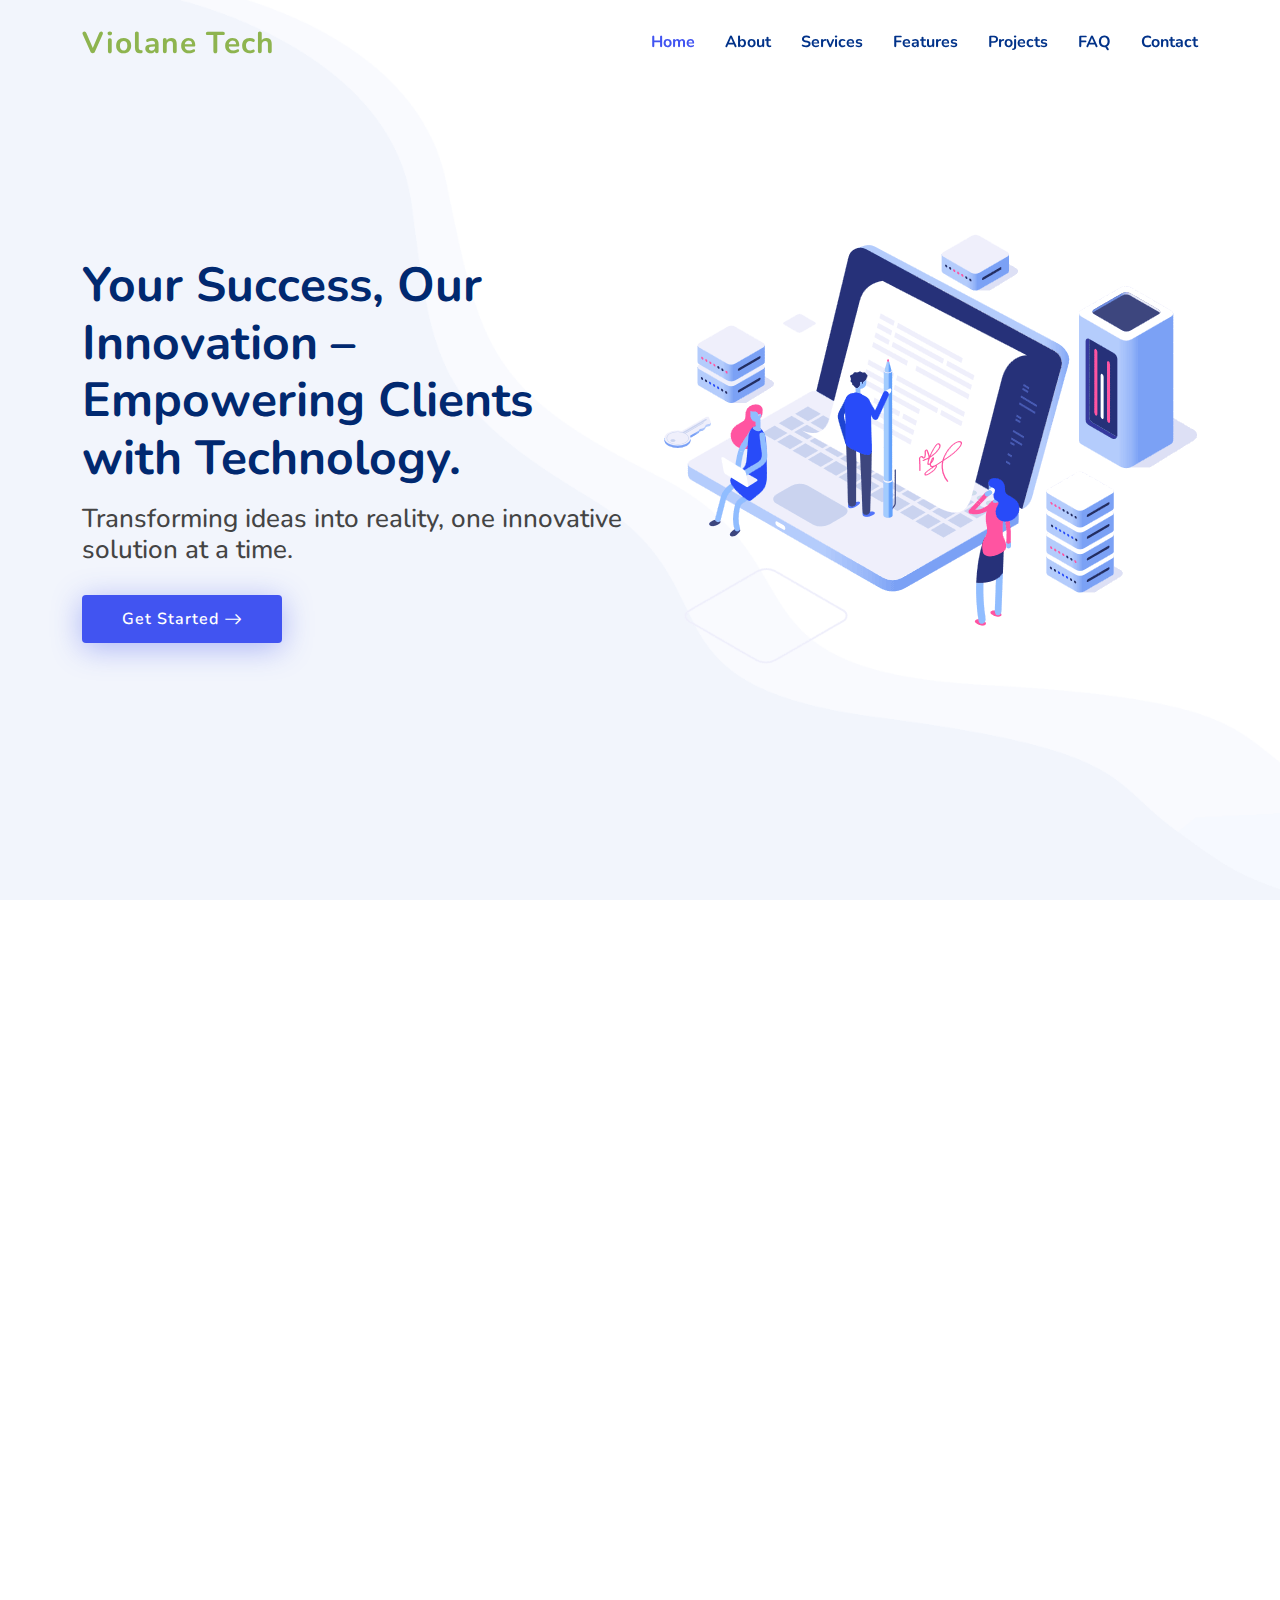
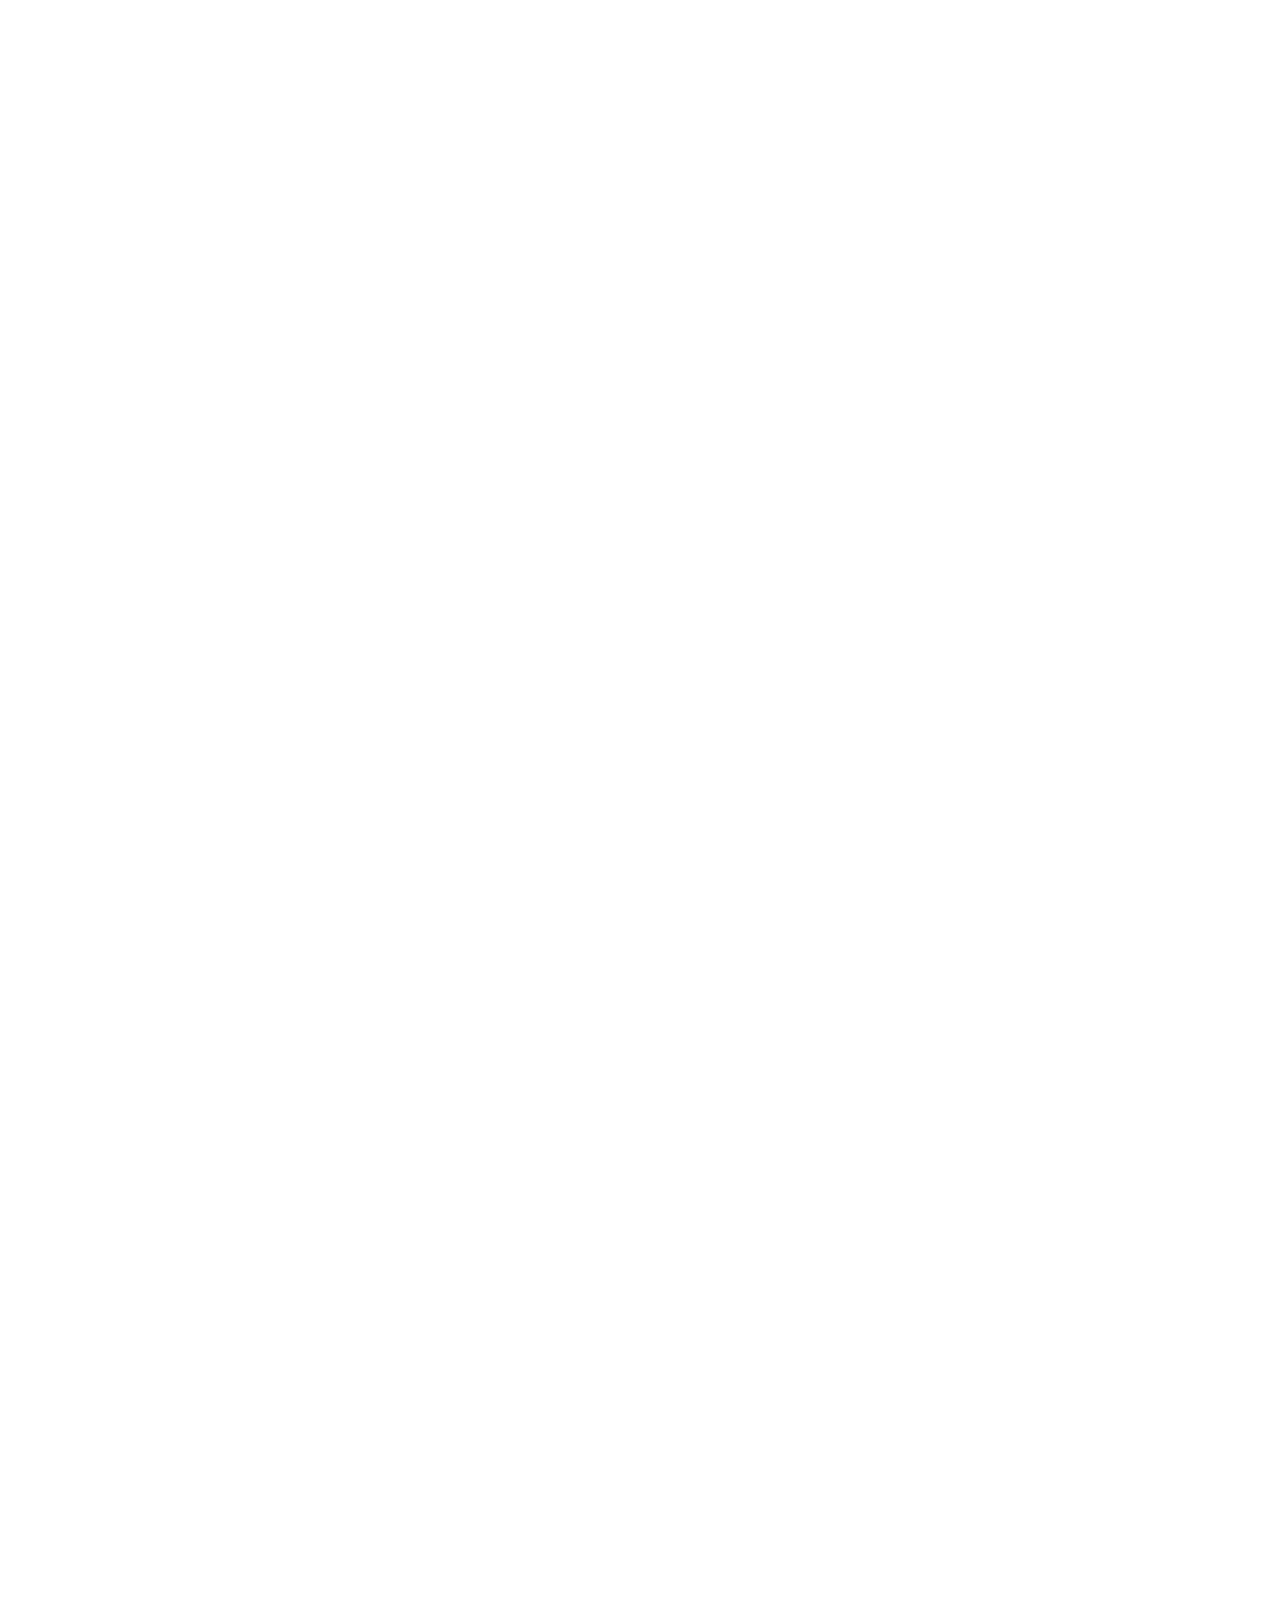
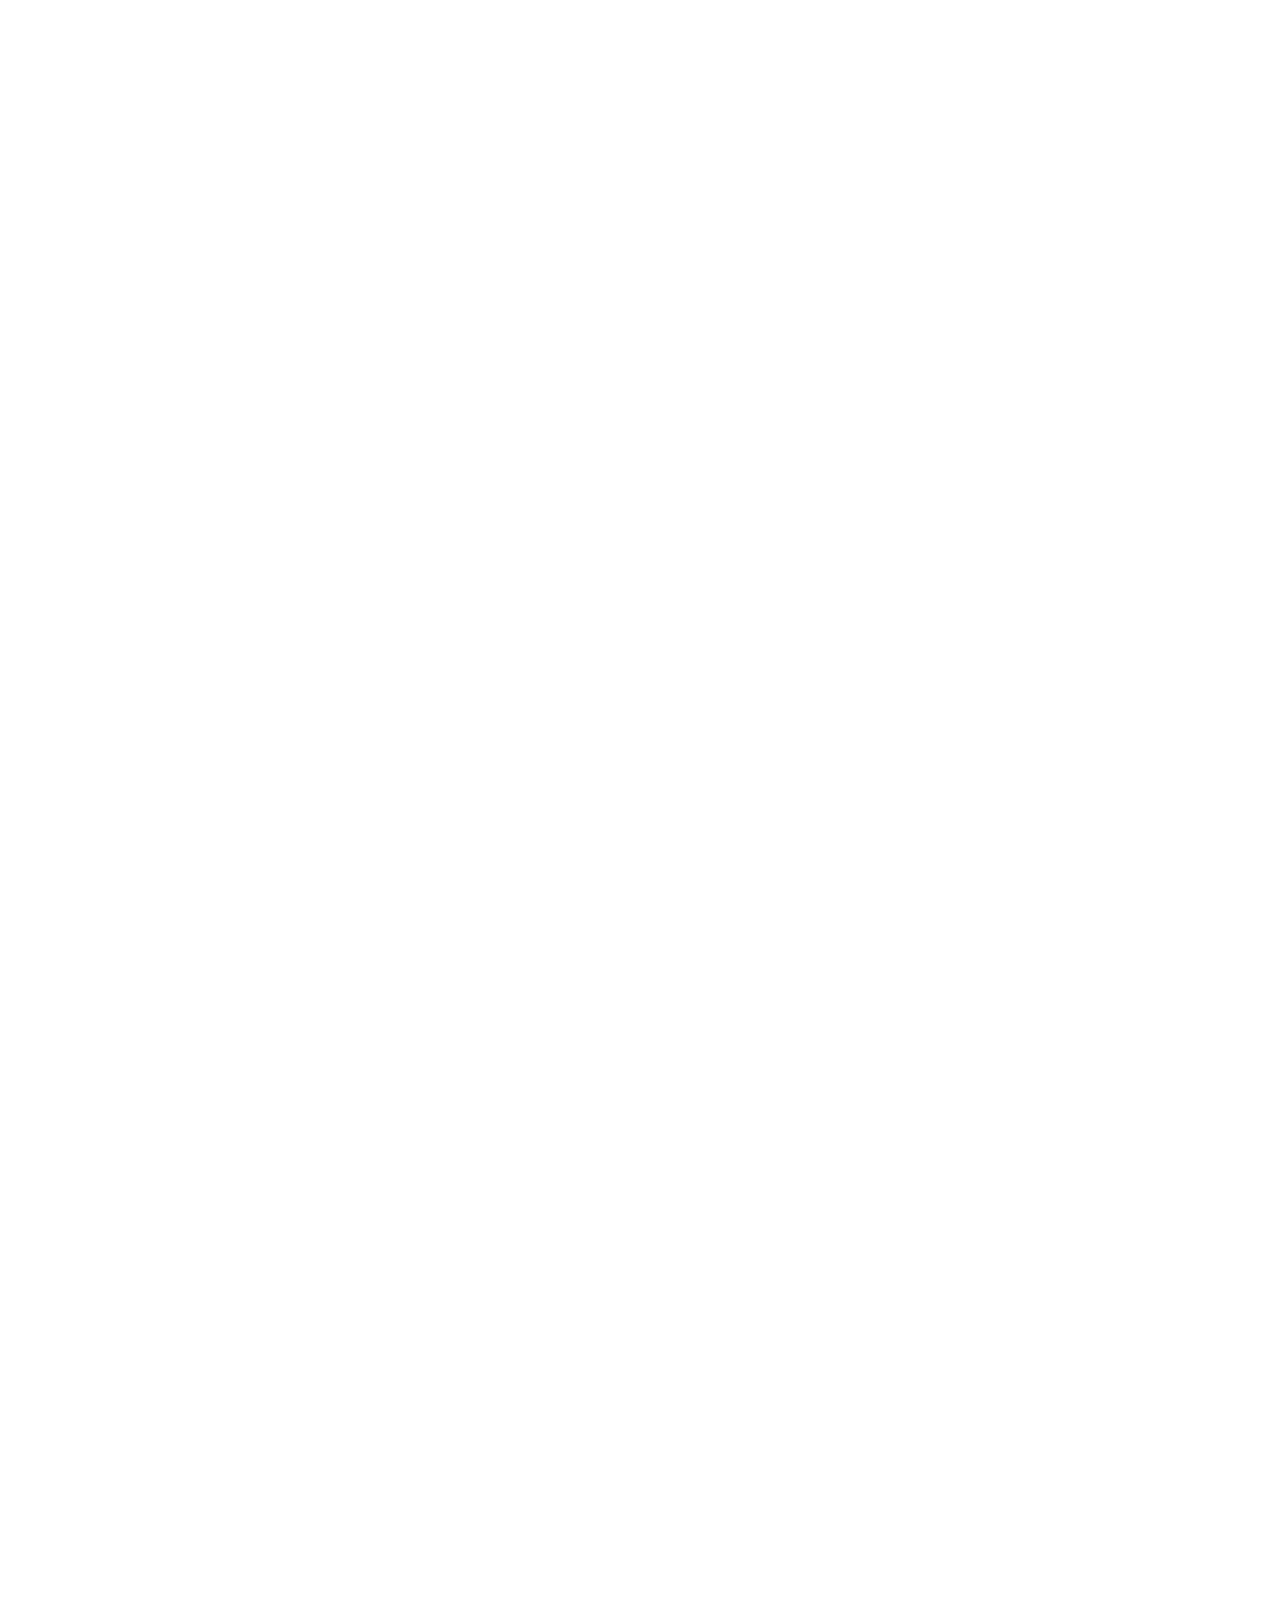
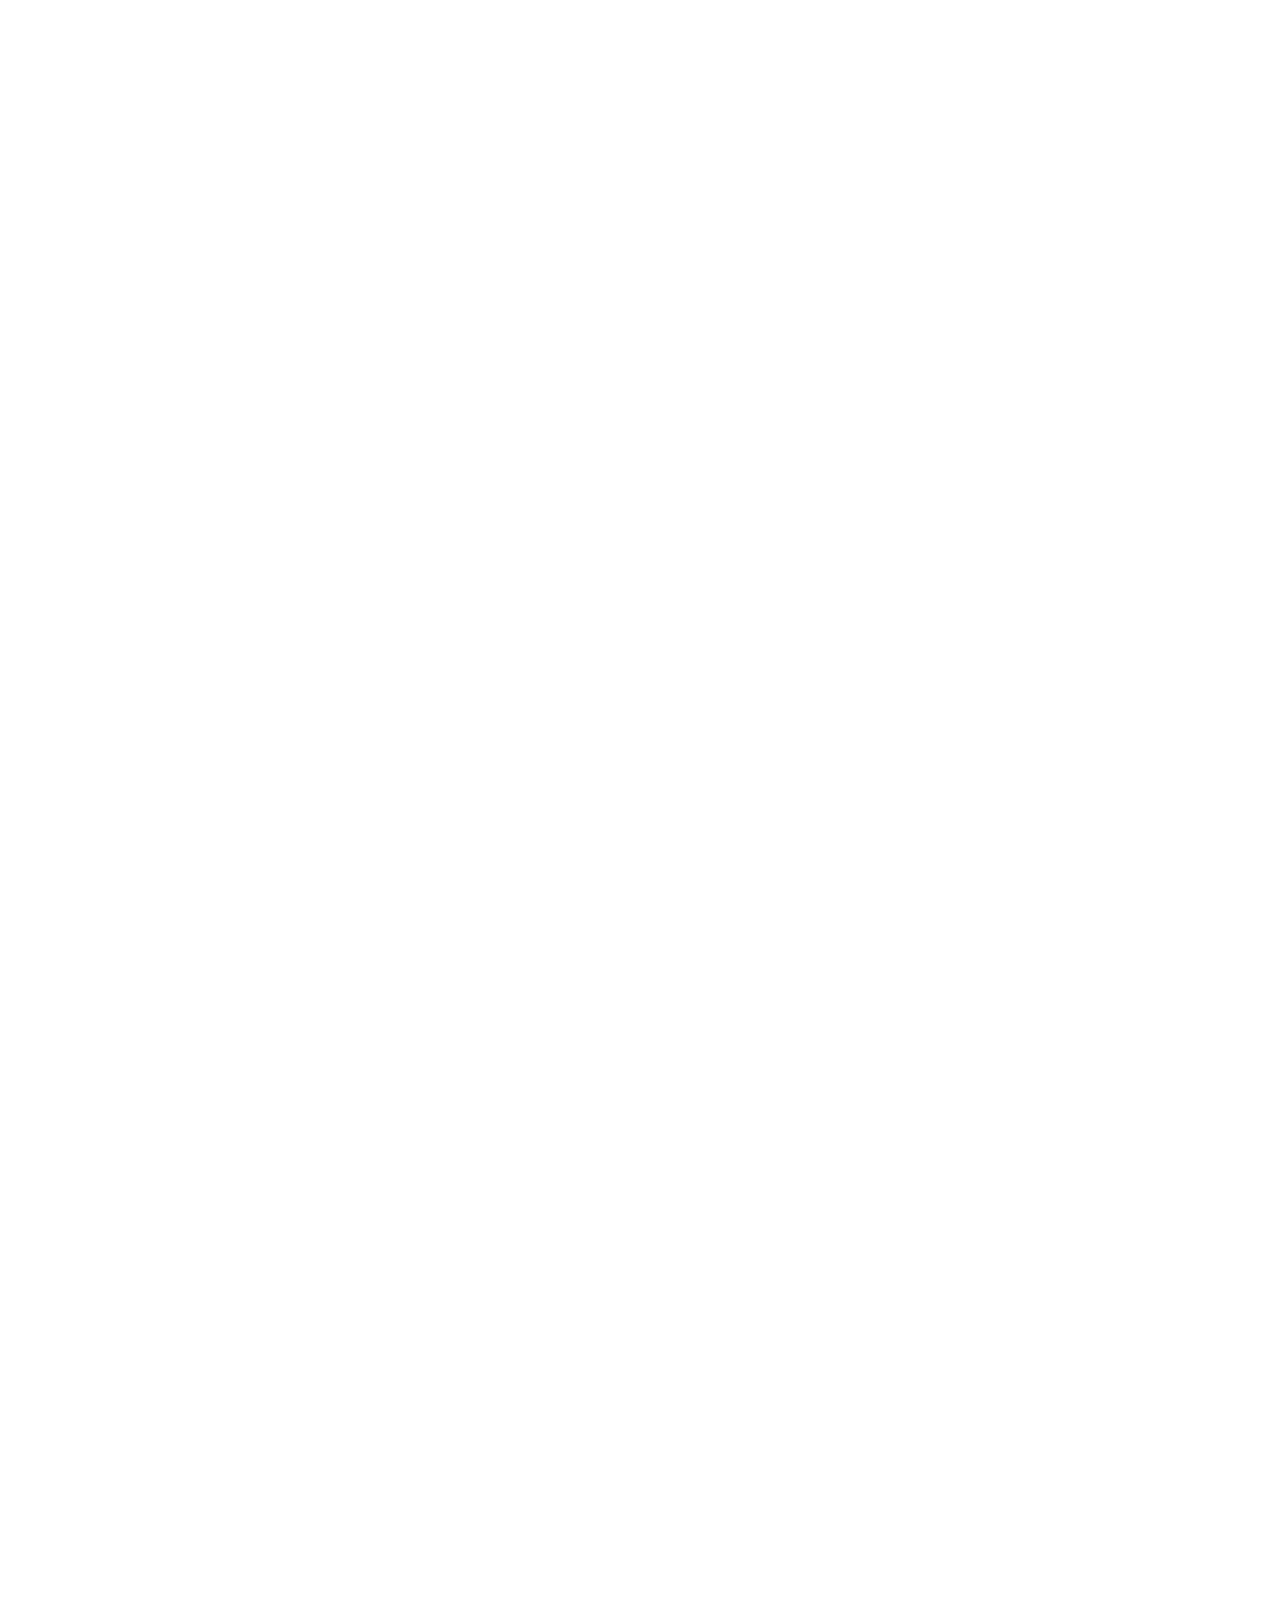
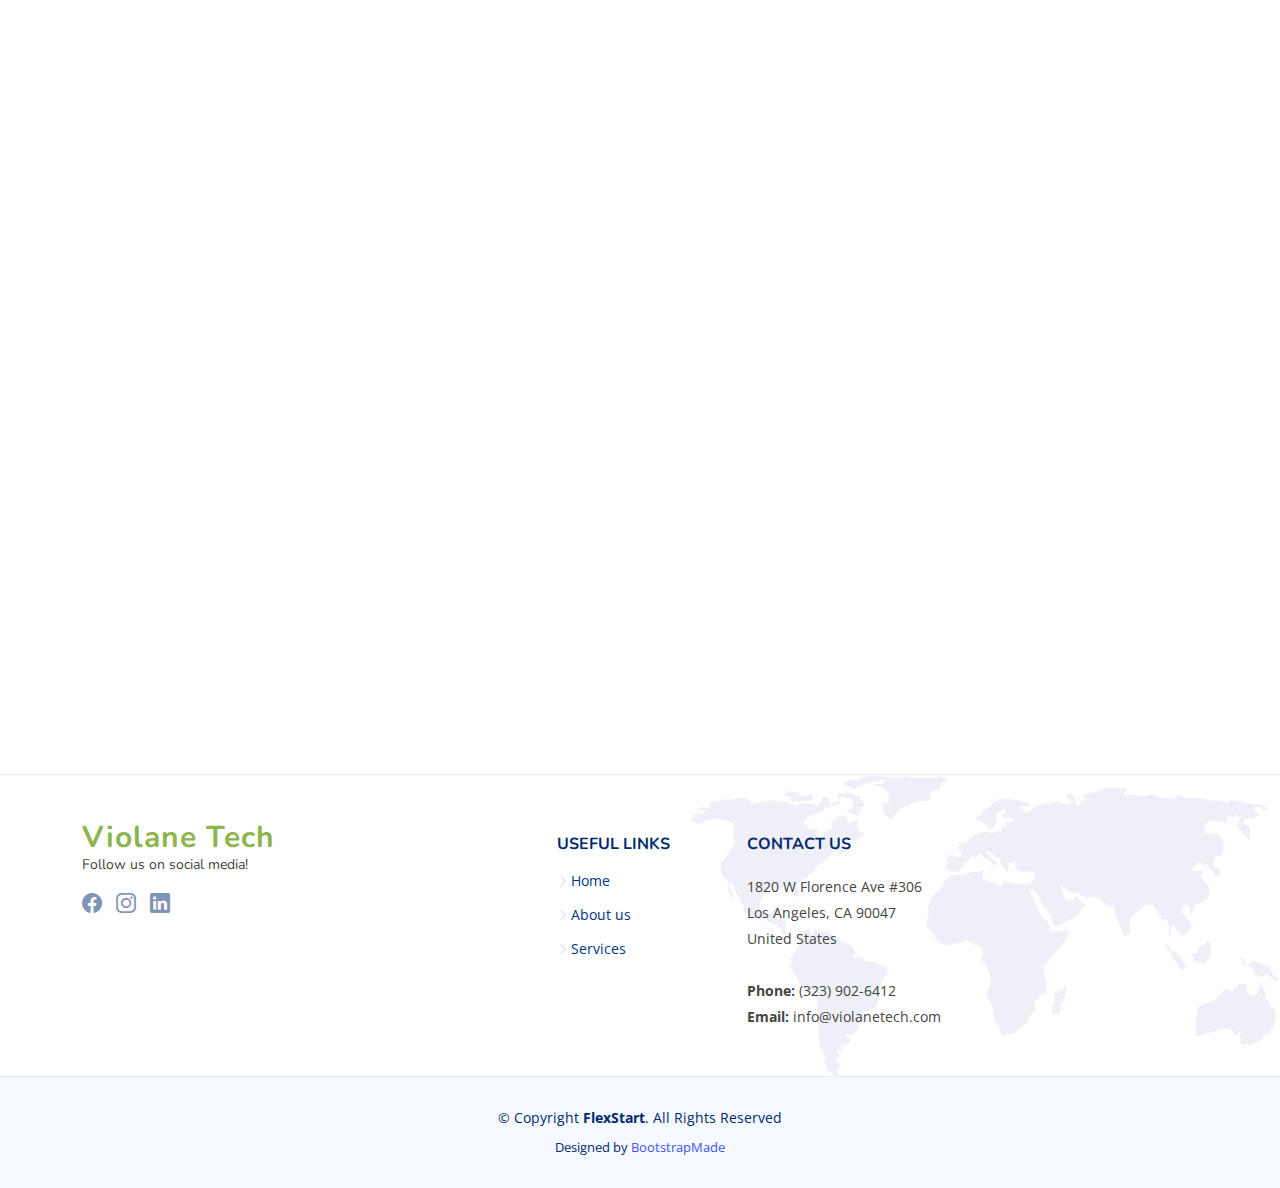
<file: index.html>
<!DOCTYPE html>
<html lang="en">

<head>
  <meta charset="utf-8">
  <meta content="width=device-width, initial-scale=1.0" name="viewport">

  <title>Violane Tech</title>
  <meta content="" name="description">
  <meta content="" name="keywords">

  <!-- Favicons -->
  <link href="assets/img/violanetechlogo.jpg" rel="icon">
  <link href="assets/img/apple-touch-icon.png" rel="apple-touch-icon">

  <!-- Google Fonts -->
  <link href="https://fonts.googleapis.com/css?family=Open+Sans:300,300i,400,400i,600,600i,700,700i|Nunito:300,300i,400,400i,600,600i,700,700i|Poppins:300,300i,400,400i,500,500i,600,600i,700,700i" rel="stylesheet">

  <!-- Vendor CSS Files -->
  <link href="assets/vendor/aos/aos.css" rel="stylesheet">
  <link href="assets/vendor/bootstrap/css/bootstrap.min.css" rel="stylesheet">
  <link href="assets/vendor/bootstrap-icons/bootstrap-icons.css" rel="stylesheet">
  <link href="assets/vendor/glightbox/css/glightbox.min.css" rel="stylesheet">
  <link href="assets/vendor/remixicon/remixicon.css" rel="stylesheet">
  <link href="assets/vendor/swiper/swiper-bundle.min.css" rel="stylesheet">

  <!-- Template Main CSS File -->
  <link href="assets/css/style.css" rel="stylesheet">
  

  <!-- =======================================================
  * Template Name: FlexStart
  * Updated: Sep 18 2023 with Bootstrap v5.3.2
  * Template URL: https://bootstrapmade.com/flexstart-bootstrap-startup-template/
  * Author: BootstrapMade.com
  * License: https://bootstrapmade.com/license/
  ======================================================== -->
</head>

<body>

  <!-- ======= Header ======= -->
  <header id="header" class="header fixed-top">
    <div class="container-fluid container-xl d-flex align-items-center justify-content-between">

      <a href="index.html" class="logo d-flex align-items-center">
        <!-- <img src="assets/img/logo.png" alt=""> -->
        <span style="color: #8EB44F;">Violane Tech</span>
      </a>

      <nav id="navbar" class="navbar">
        <ul>
          <li><a class="nav-link scrollto active" href="#hero">Home</a></li>
          <li><a class="nav-link scrollto" href="#about">About</a></li>
          <li><a class="nav-link scrollto" href="#services">Services</a></li>
          <li><a class="nav-link scrollto" href="#features">Features</a></li>
          <li><a class="nav-link scrollto" href="#projects">Projects</a></li>
          <li><a class="nav-link scrollto" href="#faq">FAQ</a></li>
          <!--
          <li><a href="blog.html">Blog</a></li>
          <li class="dropdown"><a href="#"><span>Drop Down</span> <i class="bi bi-chevron-down"></i></a>
            <ul>
              <li><a href="#">Drop Down 1</a></li>
              <li class="dropdown"><a href="#"><span>Deep Drop Down</span> <i class="bi bi-chevron-right"></i></a>
                <ul>
                  <li><a href="#">Deep Drop Down 1</a></li>
                  <li><a href="#">Deep Drop Down 2</a></li>
                  <li><a href="#">Deep Drop Down 3</a></li>
                  <li><a href="#">Deep Drop Down 4</a></li>
                  <li><a href="#">Deep Drop Down 5</a></li>
                </ul>
              </li>
              <li><a href="#">Drop Down 2</a></li>
              <li><a href="#">Drop Down 3</a></li>
              <li><a href="#">Drop Down 4</a></li>
            </ul> -->
          </li>

          <!-- <li class="dropdown megamenu"><a href="#"><span>Mega Menu</span> <i class="bi bi-chevron-down"></i></a>
            <ul>
              <li>
                <a href="#">Column 1 link 1</a>
                <a href="#">Column 1 link 2</a>
                <a href="#">Column 1 link 3</a>
              </li>
              <li>
                <a href="#">Column 2 link 1</a>
                <a href="#">Column 2 link 2</a>
                <a href="#">Column 3 link 3</a>
              </li>
              <li>
                <a href="#">Column 3 link 1</a>
                <a href="#">Column 3 link 2</a>
                <a href="#">Column 3 link 3</a>
              </li>
              <li>
                <a href="#">Column 4 link 1</a>
                <a href="#">Column 4 link 2</a>
                <a href="#">Column 4 link 3</a>
              </li>
            </ul>
          </li> -->

          <li><a class="nav-link scrollto" href="#contact">Contact</a></li>
          <!-- <li><a class="getstarted scrollto" href="#about">Get Started</a></li> -->
        </ul>
        <i class="bi bi-list mobile-nav-toggle"></i>
      </nav><!-- .navbar -->

    </div>
  </header><!-- End Header -->

  <!-- ======= Hero Section ======= -->
  <section id="hero" class="hero d-flex align-items-center">

    <div class="container">
      <div class="row">
        <div class="col-lg-6 d-flex flex-column justify-content-center">
          <h1 data-aos="fade-up">Your Success, Our Innovation – Empowering Clients with Technology.</h1>
          <h2 data-aos="fade-up" data-aos-delay="400">Transforming ideas into reality, one innovative solution at a time.</h2>
          <div data-aos="fade-up" data-aos-delay="600">
            <div class="text-center text-lg-start">
              <a href="https://calendly.com/violane-tech/consultation" class="btn-get-started scrollto d-inline-flex align-items-center justify-content-center align-self-center" target="_blank">
                <span>Get Started</span>
                <i class="bi bi-arrow-right"></i>
              </a>
            </div>
          </div>
        </div>
        <div class="col-lg-6 hero-img" data-aos="zoom-out" data-aos-delay="200">
          <img src="assets/img/hero-img.png" class="img-fluid" alt="">
        </div>
      </div>
    </div>

  </section><!-- End Hero -->

  <main id="main">
    <!-- ======= About Section ======= -->
    <section id="about" class="about">

      <div class="container" data-aos="fade-up">
        <div class="row gx-0">

          <div class="col-lg-6 d-flex flex-column justify-content-center" data-aos="fade-up" data-aos-delay="200">
            <div class="content">
              <h3>Who We Are</h3>
              <h2>We are a dynamic team of tech enthusiasts dedicated to pushing the boundaries of creativity and innovation. We have a unique perspective that fuels our passion for positive change.</h2>
              <p>
                Violane Tech is an online virtual technology solutions company that empowers individuals and clients to establish and expand their online presence effortlessly. Our gem, Violane, helps people find their voice and soar to new heights. We offer consultation, web development, maintenance support, and more - allowing clients to focus on their core business while we handle all their web affairs. 
              </p>
              <!-- <div class="text-center text-lg-start">
                <a href="#" class="btn-read-more d-inline-flex align-items-center justify-content-center align-self-center">
                  <span>Read More</span>
                  <i class="bi bi-arrow-right"></i>
                </a>
              </div> -->
            </div>
          </div>

          <div class="col-lg-6 d-flex align-items-center" data-aos="zoom-out" data-aos-delay="200">
            <img src="assets/img/features-1.png" class="img-fluid" alt="">
          </div>

        </div>
      </div>

    </section><!-- End About Section -->

    <!-- ======= Values Section ======= -->
    <section id="values" class="values">

      <div class="container" data-aos="fade-up">

        <header class="section-header">
          <h2>Our Values</h2>
          <p>Some of our core services include:</p>
        </header>

        <div class="row">

          <div class="col-lg-4" data-aos="fade-up" data-aos-delay="200">
            <div class="box">
              <img src="assets/img/values-1.png" class="img-fluid" alt="">
              <h3>Web Development</h3>
              <p>We specialize in creating websites and apps with cutting-edge solutions.
              </p>
            </div>
          </div>

          <div class="col-lg-4 mt-4 mt-lg-0" data-aos="fade-up" data-aos-delay="400">
            <div class="box">
              <img src="assets/img/values-2.png" class="img-fluid" alt="">
              <h3>Data Solutions</h3>
              <p>We provide cutting-edge data solutions to empower businesses with actionable insights.
              </p>
            </div>
          </div>

          <div class="col-lg-4 mt-4 mt-lg-0" data-aos="fade-up" data-aos-delay="600">
            <div class="box">
              <img src="assets/img/values-3.png" class="img-fluid" alt="">
              <h3>Maintenance Support</h3>
              <p>We take care of all web affairs, allowing our clients receive ongoing support to keep their online presence thriving.
              </p>
            </div>
          </div>

        </div>

      </div>

    </section><!-- End Values Section -->

    <!-- ======= Counts Section ======= -->
    <!-- <section id="counts" class="counts">
      <div class="container" data-aos="fade-up">

        <div class="row gy-4">

          <div class="col-lg-3 col-md-6">
            <div class="count-box">
              <i class="bi bi-emoji-smile"></i>
              <div>
                <span data-purecounter-start="0" data-purecounter-end="232" data-purecounter-duration="1" class="purecounter"></span>
                <p>Happy Clients</p>
              </div>
            </div>
          </div>

          <div class="col-lg-3 col-md-6">
            <div class="count-box">
              <i class="bi bi-journal-richtext" style="color: #ee6c20;"></i>
              <div>
                <span data-purecounter-start="0" data-purecounter-end="521" data-purecounter-duration="1" class="purecounter"></span>
                <p>Projects</p>
              </div>
            </div>
          </div>

          <div class="col-lg-3 col-md-6">
            <div class="count-box">
              <i class="bi bi-headset" style="color: #15be56;"></i>
              <div>
                <span data-purecounter-start="0" data-purecounter-end="1463" data-purecounter-duration="1" class="purecounter"></span>
                <p>Hours Of Support</p>
              </div>
            </div>
          </div>

          <div class="col-lg-3 col-md-6">
            <div class="count-box">
              <i class="bi bi-people" style="color: #bb0852;"></i>
              <div>
                <span data-purecounter-start="0" data-purecounter-end="15" data-purecounter-duration="1" class="purecounter"></span>
                <p>Hard Workers</p>
              </div>
            </div>
          </div>

        </div>

      </div>
    </section>End Counts Section -->

    <!-- ======= Features Section ======= -->
    <section id="features" class="features">

      <div class="container" data-aos="fade-up">

        <header class="section-header">
          <h2>Features</h2>
          <p>We are experts in many tech fields</p>
        </header>

        <div class="row">

          <div class="col-lg-6">
            <img src="assets/img/features.png" class="img-fluid" alt="">
          </div>

          <div class="col-lg-6 mt-5 mt-lg-0 d-flex">
            <div class="row align-self-center gy-4">

              <div class="col-md-6" data-aos="zoom-out" data-aos-delay="200">
                <div class="feature-box d-flex align-items-center">
                  <i class="bi bi-check"></i>
                  <h3>Tailored Website Development</h3>
                </div>
              </div>

              <div class="col-md-6" data-aos="zoom-out" data-aos-delay="300">
                <div class="feature-box d-flex align-items-center">
                  <i class="bi bi-check"></i>
                  <h3>Data Strategy Support</h3>
                </div>
              </div>

              <div class="col-md-6" data-aos="zoom-out" data-aos-delay="400">
                <div class="feature-box d-flex align-items-center">
                  <i class="bi bi-check"></i>
                  <h3>Interactive Data Dashboards</h3>
                </div>
              </div>

              <div class="col-md-6" data-aos="zoom-out" data-aos-delay="500">
                <div class="feature-box d-flex align-items-center">
                  <i class="bi bi-check"></i>
                  <h3>Customized Maintenance Support</h3>
                </div>
              </div>

              <div class="col-md-6" data-aos="zoom-out" data-aos-delay="600">
                <div class="feature-box d-flex align-items-center">
                  <i class="bi bi-check"></i>
                  <h3>Consultation</h3>
                </div>
              </div>

              <div class="col-md-6" data-aos="zoom-out" data-aos-delay="700">
                <div class="feature-box d-flex align-items-center">
                  <i class="bi bi-check"></i>
                  <h3>App Development</h3>
                </div>
              </div>

            </div>
          </div>

        </div> <!-- / row -->

        <!-- Feature Tabs -->
        <div class="row feture-tabs" data-aos="fade-up">
          <div class="col-lg-6">
            <h3>Learn more about our tailored web, app, and data solutions</h3>

            <!-- Tabs -->
            <ul class="nav nav-pills mb-3">
              <li>
                <a class="nav-link active" data-bs-toggle="pill" href="#tab1">Data Services</a>
              </li>
              <li>
                <a class="nav-link" data-bs-toggle="pill" href="#tab2">Web Services</a>
              </li>
              <!-- <li>
                <a class="nav-link" data-bs-toggle="pill" href="#tab3">Corrupti</a>
              </li> -->
            </ul><!-- End Tabs -->

            <!-- Tab Content -->
            <div class="tab-content">

              <div class="tab-pane fade show active" id="tab1">
                <p>At Violane Tech, we understand that data is at the core of informed decision-making. Our data strategy support goes beyond simply collecting data. We work closely with our clients to help them gain a profound understanding of the data they're collecting, ensuring it aligns seamlessly with their overarching goals. Our expertise helps you extract valuable insights and make data-driven decisions with confidence.</p>
                <div class="d-flex align-items-center mb-2">
                  <i class="bi bi-check2"></i>
                  <h4>Data Cleaning and Organization</h4>
                </div>
                <p>Messy and disorganized data can hinder progress and lead to inaccurate analysis. We specialize in cleaning and organizing data, streamlining it into a structured format. With meticulous attention to detail, we transform chaotic datasets into valuable assets, ready for analysis and visualization.</p>
                <div class="d-flex align-items-center mb-2">
                  <i class="bi bi-check2"></i>
                  <h4>Data Visualization</h4>
                </div>
                <p>Data becomes truly powerful when it's transformed into clear and compelling visuals. Our data visualization services include creating interactive charts, graphs, maps, and other visuals that provide immediate insights. We bring your data to life, making complex information understandable and actionable.</p>
                <div class="d-flex align-items-center mb-2">
                  <i class="bi bi-check2"></i>
                  <h4>Interactive Data Dashboards</h4>
                </div>
                <p>For dynamic and real-time insights, interactive data dashboards are invaluable. We design and develop custom dashboards that allow you to explore and analyze your data interactively. With user-friendly interfaces and real-time updates, you'll have the tools you need to make decisions on the fly.</p>
                <div class="d-flex align-items-center mb-2">
                  <i class="bi bi-check2"></i>
                  <h4>Streamlined Data Processes</h4>
                </div>
                <p>Efficiency is a key aspect of data management. We focus on streamlining your data processes, ensuring that data flows seamlessly within your organization. From data entry and storage to retrieval and reporting, we optimize every step of the data journey. We're also experienced in database management, helping you maintain a robust data infrastructure.</p>
              </div>
              
              <!-- End Tab 1 Content -->

              <div class="tab-pane fade show" id="tab2">
                <div class="d-flex align-items-center mb-2">
                  <i class="bi bi-check2"></i>
                  <h4>Building Websites to Perfection</h4>
                </div>
                <p>Whether you need a robust e-commerce platform, a data dashboard for in-depth insights, a personalized blog page, or anything in between, our web development services have you covered. We craft websites that align with your specific needs and goals, ensuring a seamless online presence.</p>
                <div class="d-flex align-items-center mb-2">
                  <i class="bi bi-check2"></i>
                  <h4>Troubleshooting and Enhancements</h4>
                </div>
                <p>Experiencing issues with your current website? We provide meticulous troubleshooting and improvement services. Our process begins with a comprehensive intake audit to identify and prioritize areas in need of enhancement. We value your input and collaborate with you to create a tailored plan and timeline for implementation.</p>
                <div class="d-flex align-items-center mb-2">
                  <i class="bi bi-check2"></i>
                  <h4>App Development Services</h4>
                </div>
                <p>Have an innovative app idea? Let's collaborate to bring it to life. Our app development services encompass a wide range of possibilities, from peer-to-peer solutions to task support applications. We're here to help you shape your app concept into a functional and user-friendly reality.</p>
                <div class="d-flex align-items-center mb-2">
                  <i class="bi bi-check2"></i>
                  <h4>Maintenance and Support</h4>
                </div>
                <p>We understand that you have a lot on your plate. That's why we offer tailored maintenance services to ensure your website is always up to date. From font and text updates to any other necessary maintenance, we've got you covered. Our goal is to take the burden of website upkeep off your shoulders so you can focus on what you do best.</p>
              </div><!-- End Tab 2 Content -->

              <div class="tab-pane fade show" id="tab3">
                <p>Consequuntur inventore voluptates consequatur aut vel et. Eos doloribus expedita. Sapiente atque consequatur minima nihil quae aspernatur quo suscipit voluptatem.</p>
                <div class="d-flex align-items-center mb-2">
                  <i class="bi bi-check2"></i>
                  <h4>Repudiandae rerum velit modi et officia quasi facilis</h4>
                </div>
                <p>Laborum omnis voluptates voluptas qui sit aliquam blanditiis. Sapiente minima commodi dolorum non eveniet magni quaerat nemo et.</p>
                <div class="d-flex align-items-center mb-2">
                  <i class="bi bi-check2"></i>
                  <h4>Incidunt non veritatis illum ea ut nisi</h4>
                </div>
                <p>Non quod totam minus repellendus autem sint velit. Rerum debitis facere soluta tenetur. Iure molestiae assumenda sunt qui inventore eligendi voluptates nisi at. Dolorem quo tempora. Quia et perferendis.</p>
              </div><!-- End Tab 3 Content -->

            </div>

          </div>

          <div class="col-lg-6">
            <img src="assets/img/features-2.png" class="img-fluid" alt="">
          </div>

        </div><!-- End Feature Tabs -->

        <!-- Feature Icons -->
        <div class="row feature-icons" data-aos="fade-up">
          <h3>We are Launching Our App Services!</h3>

          <div class="row">

            <div class="col-xl-4 text-center" data-aos="fade-right" data-aos-delay="100">
              <img src="assets/img/features-3.png" class="img-fluid p-4" alt="">
            </div>

            <div class="col-xl-8 d-flex content">
              <div class="row align-self-center gy-4">

                <div class="col-md-6 icon-box" data-aos="fade-up">
                  <i class="ri-line-chart-line"></i>
                  <div>
                    <h4>Streamline Your Operations</h4>
                    <p>Our app services can streamline your business operations, saving you time and resources. By creating custom apps tailored to your specific needs, we ensure your processes are more efficient and cost-effective.</p>
                  </div>
                </div>

                <div class="col-md-6 icon-box" data-aos="fade-up" data-aos-delay="100">
                  <i class="ri-stack-line"></i>
                  <div>
                    <h4>Enhance Customer Engagement</h4>
                    <p>Engage your customers like never before with our interactive apps. Foster stronger connections and provide valuable resources to your audience, resulting in increased loyalty and satisfaction.</p>
                  </div>
                </div>

                <div class="col-md-6 icon-box" data-aos="fade-up" data-aos-delay="200">
                  <i class="ri-brush-4-line"></i>
                  <div>
                    <h4>Boost Sales and Revenue</h4>
                    <p>Apps have the potential to significantly boost your sales and revenue. With user-friendly interfaces and seamless transaction processes, we'll help you tap into the lucrative world of mobile commerce.</p>
                  </div>
                </div>

                <div class="col-md-6 icon-box" data-aos="fade-up" data-aos-delay="300">
                  <i class="ri-magic-line"></i>
                  <div>
                    <h4> Data-Driven Decision Making</h4>
                    <p>Leverage the power of data with our apps. Gain valuable insights into customer behavior and preferences, enabling data-driven decision-making for a more competitive edge.</p>
                  </div>
                </div>

                <div class="col-md-6 icon-box" data-aos="fade-up" data-aos-delay="400">
                  <i class="ri-command-line"></i>
                  <div>
                    <h4>Stay Ahead of the Competition</h4>
                    <p>In an app-centric world, staying ahead of your competition is crucial. Our app services ensure you're at the forefront of technological advancements, consistently delivering the best to your customers.</p>
                  </div>
                </div>

                <div class="col-md-6 icon-box" data-aos="fade-up" data-aos-delay="500">
                  <i class="ri-radar-line"></i>
                  <div>
                    <h4>Personalized Consultation</h4>
                    <p>Not sure where to start? Consult with us about the app that best suits your business. We're here to guide you through the process, ensuring that you harness the full potential of app technology to drive your business forward.</p>
                  </div>
                </div>

              </div>
            </div>

          </div>

        </div><!-- End Feature Icons -->

      </div>

    </section><!-- End Features Section -->

    <!-- ======= Services Section ======= -->
    <section id="services" class="services">

      <div class="container" data-aos="fade-up">

        <header class="section-header">
          <h2>Services</h2>
          <p>We offer additional services to cater to our clients needs</p>
        </header>

        <div class="row gy-4">

          <div class="col-lg-4 col-md-6" data-aos="fade-up" data-aos-delay="200">
            <div class="service-box blue">
              <i class="ri-discuss-line icon"></i>
              <h3>Website Assessment</h3>
              <p>We provide free consultations to assess your current website's performance and identify opportunities for improvement. Our experts will analyze your website's strengths and weaknesses to develop a tailored plan.</p>
              <!-- <a href="#" class="read-more"><span>Read More</span> <i class="bi bi-arrow-right"></i></a> -->
            </div>
          </div>

          <div class="col-lg-4 col-md-6" data-aos="fade-up" data-aos-delay="300">
            <div class="service-box orange">
              <i class="ri-discuss-line icon"></i>
              <h3>In-Depth Consultations</h3>
              <p>If you're looking to enhance your online presence, we offer in-depth consultations. During these sessions, we dive deep into your specific needs and objectives, allowing us to provide you with more tailored recommendations.</p>
              <!-- <a href="#" class="read-more"><span>Read More</span> <i class="bi bi-arrow-right"></i></a> -->
            </div>
          </div>

          <div class="col-lg-4 col-md-6" data-aos="fade-up" data-aos-delay="400">
            <div class="service-box green">
              <i class="ri-discuss-line icon"></i>
              <h3>Security and Privacy</h3>
              <p>UEnsuring the security and privacy of your website or app is a top priority for us. We implement industry-standard security measures and conduct regular audits to protect your data and user information.</p>
              <!-- <a href="#" class="read-more"><span>Read More</span> <i class="bi bi-arrow-right"></i></a> -->
            </div>
          </div>

          <div class="col-lg-4 col-md-6" data-aos="fade-up" data-aos-delay="500">
            <div class="service-box red">
              <i class="ri-discuss-line icon"></i>
              <h3>E-commerce Solutions</h3>
              <p>If you're interested in selling products or services online, we offer e-commerce solutions to set up and manage your online store effectively.</p>
              <!-- <a href="#" class="read-more"><span>Read More</span> <i class="bi bi-arrow-right"></i></a> -->
            </div>
          </div>

          <div class="col-lg-4 col-md-6" data-aos="fade-up" data-aos-delay="600">
            <div class="service-box purple">
              <i class="ri-discuss-line icon"></i>
              <h3>Content Strategy</h3>
              <p>Content is vital for maintaining a fresh and engaging online presence. We can help you develop a content strategy that keeps your website or app up to date and engaging for your audience.</p>
              <!-- <a href="#" class="read-more"><span>Read More</span> <i class="bi bi-arrow-right"></i></a> -->
            </div>
          </div>

          <div class="col-lg-4 col-md-6" data-aos="fade-up" data-aos-delay="700">
            <div class="service-box pink">
              <i class="ri-discuss-line icon"></i>
              <h3>App Building and Launching</h3>
              <p> We can help you through the entire process of building and launching a mobile app, from design and development to deployment on app stores.</p>
              <!-- <a href="#" class="read-more"><span>Read More</span> <i class="bi bi-arrow-right"></i></a> -->
            </div>
          </div>

        </div>

      </div>

    </section><!-- End Services Section -->

    <!-- ======= Pricing Section ======= -->
    <!-- <section id="pricing" class="pricing">

      <div class="container" data-aos="fade-up">

        <header class="section-header">
          <h2>Pricing</h2>
          <p>Check our Pricing</p>
        </header>

        <div class="row gy-4" data-aos="fade-left">

          <div class="col-lg-3 col-md-6" data-aos="zoom-in" data-aos-delay="100">
            <div class="box">
              <h3 style="color: #07d5c0;">Free Plan</h3>
              <div class="price"><sup>$</sup>0<span> / mo</span></div>
              <img src="assets/img/pricing-free.png" class="img-fluid" alt="">
              <ul>
                <li>Aida dere</li>
                <li>Nec feugiat nisl</li>
                <li>Nulla at volutpat dola</li>
                <li class="na">Pharetra massa</li>
                <li class="na">Massa ultricies mi</li>
              </ul>
              <a href="#" class="btn-buy">Buy Now</a>
            </div>
          </div>

          <div class="col-lg-3 col-md-6" data-aos="zoom-in" data-aos-delay="200">
            <div class="box">
              <span class="featured">Featured</span>
              <h3 style="color: #65c600;">Starter Plan</h3>
              <div class="price"><sup>$</sup>19<span> / mo</span></div>
              <img src="assets/img/pricing-starter.png" class="img-fluid" alt="">
              <ul>
                <li>Aida dere</li>
                <li>Nec feugiat nisl</li>
                <li>Nulla at volutpat dola</li>
                <li>Pharetra massa</li>
                <li class="na">Massa ultricies mi</li>
              </ul>
              <a href="#" class="btn-buy">Buy Now</a>
            </div>
          </div>

          <div class="col-lg-3 col-md-6" data-aos="zoom-in" data-aos-delay="300">
            <div class="box">
              <h3 style="color: #ff901c;">Business Plan</h3>
              <div class="price"><sup>$</sup>29<span> / mo</span></div>
              <img src="assets/img/pricing-business.png" class="img-fluid" alt="">
              <ul>
                <li>Aida dere</li>
                <li>Nec feugiat nisl</li>
                <li>Nulla at volutpat dola</li>
                <li>Pharetra massa</li>
                <li>Massa ultricies mi</li>
              </ul>
              <a href="#" class="btn-buy">Buy Now</a>
            </div>
          </div>

          <div class="col-lg-3 col-md-6" data-aos="zoom-in" data-aos-delay="400">
            <div class="box">
              <h3 style="color: #ff0071;">Ultimate Plan</h3>
              <div class="price"><sup>$</sup>49<span> / mo</span></div>
              <img src="assets/img/pricing-ultimate.png" class="img-fluid" alt="">
              <ul>
                <li>Aida dere</li>
                <li>Nec feugiat nisl</li>
                <li>Nulla at volutpat dola</li>
                <li>Pharetra massa</li>
                <li>Massa ultricies mi</li>
              </ul>
              <a href="#" class="btn-buy">Buy Now</a>
            </div>
          </div>

        </div>

      </div>

    </section> -->
    <!-- End Pricing Section -->

    <!-- ======= F.A.Q Section ======= -->
    <section id="faq" class="faq">

      <div class="container" data-aos="fade-up">

        <header class="section-header">
          <h2>F.A.Q</h2>
          <p>Frequently Asked Questions</p>
        </header>

        <div class="row">
          <div class="col-lg-6">
            <!-- F.A.Q List 1-->
            <div class="accordion accordion-flush" id="faqlist1">
              <div class="accordion-item">
                <h2 class="accordion-header">
                  <button class="accordion-button collapsed" type="button" data-bs-toggle="collapse" data-bs-target="#faq-content-1">
                    What types of websites do you build?
                  </button>
                </h2>
                <div id="faq-content-1" class="accordion-collapse collapse" data-bs-parent="#faqlist1">
                  <div class="accordion-body">
                    We specialize in building a wide range of websites, including e-commerce sites, data dashboards, personal blogs, and more. Our focus is on creating tailored web solutions to meet your specific needs.
                  </div>
                </div>
              </div>

              <div class="accordion-item">
                <h2 class="accordion-header">
                  <button class="accordion-button collapsed" type="button" data-bs-toggle="collapse" data-bs-target="#faq-content-2">
                    How can you help improve my existing website?
                  </button>
                </h2>
                <div id="faq-content-2" class="accordion-collapse collapse" data-bs-parent="#faqlist1">
                  <div class="accordion-body">
                    Our troubleshooting and enhancement services begin with a comprehensive intake audit to identify areas in need of improvement. We then work closely with you to create a plan and timeline for enhancements.
                  </div>
                </div>
              </div>

              <div class="accordion-item">
                <h2 class="accordion-header">
                  <button class="accordion-button collapsed" type="button" data-bs-toggle="collapse" data-bs-target="#faq-content-3">
                    What is data strategy support, and why is it important?
                  </button>
                </h2>
                <div id="faq-content-3" class="accordion-collapse collapse" data-bs-parent="#faqlist1">
                  <div class="accordion-body">
                    Data strategy support involves aligning data collection with your goals and objectives, ensuring that the data you collect serves a purpose. It's important because it helps you make data-driven decisions and extract valuable insights.
                  </div>
                </div>
              </div>

            </div>
          </div>

          <div class="col-lg-6">

            <!-- F.A.Q List 2-->
            <div class="accordion accordion-flush" id="faqlist2">

              <div class="accordion-item">
                <h2 class="accordion-header">
                  <button class="accordion-button collapsed" type="button" data-bs-toggle="collapse" data-bs-target="#faq2-content-1">
                    What types of apps do you develop?
                  </button>
                </h2>
                <div id="faq2-content-1" class="accordion-collapse collapse" data-bs-parent="#faqlist2">
                  <div class="accordion-body">
                    We offer a wide range of app development services, including peer-to-peer apps, task support apps, and more. If you have an idea for an app, we can collaborate with you to bring it to life.
                  </div>
                </div>
              </div>

              <div class="accordion-item">
                <h2 class="accordion-header">
                  <button class="accordion-button collapsed" type="button" data-bs-toggle="collapse" data-bs-target="#faq2-content-2">
                    Why is data visualization important for my business?
                  </button>
                </h2>
                <div id="faq2-content-2" class="accordion-collapse collapse" data-bs-parent="#faqlist2">
                  <div class="accordion-body">
                    Data visualization turns complex information into clear and compelling visuals. It's essential for understanding data, identifying trends, and making informed decisions.
                  </div>
                </div>
              </div>

              <div class="accordion-item">
                <h2 class="accordion-header">
                  <button class="accordion-button collapsed" type="button" data-bs-toggle="collapse" data-bs-target="#faq2-content-3">
                    How can customized maintenance support benefit my website?
                  </button>
                </h2>
                <div id="faq2-content-3" class="accordion-collapse collapse" data-bs-parent="#faqlist2">
                  <div class="accordion-body">
                    Customized maintenance support ensures that your website remains up to date with updates for your website. It takes the burden of maintenance off your shoulders, allowing you to focus on other aspects of your business.
                  </div>
                </div>
              </div>

            </div>
          </div>

        </div>

      </div>

    </section><!-- End F.A.Q Section -->

    <!-- ======= Portfolio Section ======= -->
    <!-- <section id="portfolio" class="portfolio">

      <div class="container" data-aos="fade-up">

        <header class="section-header">
          <h2>Portfolio</h2>
          <p>Check our latest work</p>
        </header>

        <div class="row" data-aos="fade-up" data-aos-delay="100">
          <div class="col-lg-12 d-flex justify-content-center">
            <ul id="portfolio-flters">
              <li data-filter="*" class="filter-active">All</li>
              <li data-filter=".filter-app">App</li>
              <li data-filter=".filter-card">Card</li>
              <li data-filter=".filter-web">Web</li>
            </ul>
          </div>
        </div>

        <div class="row gy-4 portfolio-container" data-aos="fade-up" data-aos-delay="200">

          <div class="col-lg-4 col-md-6 portfolio-item filter-app">
            <div class="portfolio-wrap">
              <img src="assets/img/portfolio/portfolio-1.jpg" class="img-fluid" alt="">
              <div class="portfolio-info">
                <h4>App 1</h4>
                <p>App</p>
                <div class="portfolio-links">
                  <a href="assets/img/portfolio/portfolio-1.jpg" data-gallery="portfolioGallery" class="portfokio-lightbox" title="App 1"><i class="bi bi-plus"></i></a>
                  <a href="portfolio-details.html" title="More Details"><i class="bi bi-link"></i></a>
                </div>
              </div>
            </div>
          </div>

          <div class="col-lg-4 col-md-6 portfolio-item filter-web">
            <div class="portfolio-wrap">
              <img src="assets/img/portfolio/portfolio-2.jpg" class="img-fluid" alt="">
              <div class="portfolio-info">
                <h4>Web 3</h4>
                <p>Web</p>
                <div class="portfolio-links">
                  <a href="assets/img/portfolio/portfolio-2.jpg" data-gallery="portfolioGallery" class="portfokio-lightbox" title="Web 3"><i class="bi bi-plus"></i></a>
                  <a href="portfolio-details.html" title="More Details"><i class="bi bi-link"></i></a>
                </div>
              </div>
            </div>
          </div>

          <div class="col-lg-4 col-md-6 portfolio-item filter-app">
            <div class="portfolio-wrap">
              <img src="assets/img/portfolio/portfolio-3.jpg" class="img-fluid" alt="">
              <div class="portfolio-info">
                <h4>App 2</h4>
                <p>App</p>
                <div class="portfolio-links">
                  <a href="assets/img/portfolio/portfolio-3.jpg" data-gallery="portfolioGallery" class="portfokio-lightbox" title="App 2"><i class="bi bi-plus"></i></a>
                  <a href="portfolio-details.html" title="More Details"><i class="bi bi-link"></i></a>
                </div>
              </div>
            </div>
          </div>

          <div class="col-lg-4 col-md-6 portfolio-item filter-card">
            <div class="portfolio-wrap">
              <img src="assets/img/portfolio/portfolio-4.jpg" class="img-fluid" alt="">
              <div class="portfolio-info">
                <h4>Card 2</h4>
                <p>Card</p>
                <div class="portfolio-links">
                  <a href="assets/img/portfolio/portfolio-4.jpg" data-gallery="portfolioGallery" class="portfokio-lightbox" title="Card 2"><i class="bi bi-plus"></i></a>
                  <a href="portfolio-details.html" title="More Details"><i class="bi bi-link"></i></a>
                </div>
              </div>
            </div>
          </div>

          <div class="col-lg-4 col-md-6 portfolio-item filter-web">
            <div class="portfolio-wrap">
              <img src="assets/img/portfolio/portfolio-5.jpg" class="img-fluid" alt="">
              <div class="portfolio-info">
                <h4>Web 2</h4>
                <p>Web</p>
                <div class="portfolio-links">
                  <a href="assets/img/portfolio/portfolio-5.jpg" data-gallery="portfolioGallery" class="portfokio-lightbox" title="Web 2"><i class="bi bi-plus"></i></a>
                  <a href="portfolio-details.html" title="More Details"><i class="bi bi-link"></i></a>
                </div>
              </div>
            </div>
          </div>

          <div class="col-lg-4 col-md-6 portfolio-item filter-app">
            <div class="portfolio-wrap">
              <img src="assets/img/portfolio/portfolio-6.jpg" class="img-fluid" alt="">
              <div class="portfolio-info">
                <h4>App 3</h4>
                <p>App</p>
                <div class="portfolio-links">
                  <a href="assets/img/portfolio/portfolio-6.jpg" data-gallery="portfolioGallery" class="portfokio-lightbox" title="App 3"><i class="bi bi-plus"></i></a>
                  <a href="portfolio-details.html" title="More Details"><i class="bi bi-link"></i></a>
                </div>
              </div>
            </div>
          </div>

          <div class="col-lg-4 col-md-6 portfolio-item filter-card">
            <div class="portfolio-wrap">
              <img src="assets/img/portfolio/portfolio-7.jpg" class="img-fluid" alt="">
              <div class="portfolio-info">
                <h4>Card 1</h4>
                <p>Card</p>
                <div class="portfolio-links">
                  <a href="assets/img/portfolio/portfolio-7.jpg" data-gallery="portfolioGallery" class="portfokio-lightbox" title="Card 1"><i class="bi bi-plus"></i></a>
                  <a href="portfolio-details.html" title="More Details"><i class="bi bi-link"></i></a>
                </div>
              </div>
            </div>
          </div>

          <div class="col-lg-4 col-md-6 portfolio-item filter-card">
            <div class="portfolio-wrap">
              <img src="assets/img/portfolio/portfolio-8.jpg" class="img-fluid" alt="">
              <div class="portfolio-info">
                <h4>Card 3</h4>
                <p>Card</p>
                <div class="portfolio-links">
                  <a href="assets/img/portfolio/portfolio-8.jpg" data-gallery="portfolioGallery" class="portfokio-lightbox" title="Card 3"><i class="bi bi-plus"></i></a>
                  <a href="portfolio-details.html" title="More Details"><i class="bi bi-link"></i></a>
                </div>
              </div>
            </div>
          </div>

          <div class="col-lg-4 col-md-6 portfolio-item filter-web">
            <div class="portfolio-wrap">
              <img src="assets/img/portfolio/portfolio-9.jpg" class="img-fluid" alt="">
              <div class="portfolio-info">
                <h4>Web 3</h4>
                <p>Web</p>
                <div class="portfolio-links">
                  <a href="assets/img/portfolio/portfolio-9.jpg" data-gallery="portfolioGallery" class="portfokio-lightbox" title="Web 3"><i class="bi bi-plus"></i></a>
                  <a href="portfolio-details.html" title="More Details"><i class="bi bi-link"></i></a>
                </div>
              </div>
            </div>
          </div>

        </div>

      </div>

    </section>
    End Portfolio Section -->

    <!-- ======= Testimonials Section ======= -->
    <!-- <section id="testimonials" class="testimonials">

      <div class="container" data-aos="fade-up">

        <header class="section-header">
          <h2>Testimonials</h2>
          <p>What they are saying about us</p>
        </header>

        <div class="testimonials-slider swiper" data-aos="fade-up" data-aos-delay="200">
          <div class="swiper-wrapper">

            <div class="swiper-slide">
              <div class="testimonial-item">
                <div class="stars">
                  <i class="bi bi-star-fill"></i><i class="bi bi-star-fill"></i><i class="bi bi-star-fill"></i><i class="bi bi-star-fill"></i><i class="bi bi-star-fill"></i>
                </div>
                <p>
                  Proin iaculis purus consequat sem cure digni ssim donec porttitora entum suscipit rhoncus. Accusantium quam, ultricies eget id, aliquam eget nibh et. Maecen aliquam, risus at semper.
                </p>
                <div class="profile mt-auto">
                  <img src="assets/img/testimonials/testimonials-1.jpg" class="testimonial-img" alt="">
                  <h3>Saul Goodman</h3>
                  <h4>Ceo &amp; Founder</h4>
                </div>
              </div>
            </div> -->
            <!-- End testimonial item -->

            <!-- <div class="swiper-slide">
              <div class="testimonial-item">
                <div class="stars">
                  <i class="bi bi-star-fill"></i><i class="bi bi-star-fill"></i><i class="bi bi-star-fill"></i><i class="bi bi-star-fill"></i><i class="bi bi-star-fill"></i>
                </div>
                <p>
                  Export tempor illum tamen malis malis eram quae irure esse labore quem cillum quid cillum eram malis quorum velit fore eram velit sunt aliqua noster fugiat irure amet legam anim culpa.
                </p>
                <div class="profile mt-auto">
                  <img src="assets/img/testimonials/testimonials-2.jpg" class="testimonial-img" alt="">
                  <h3>Sara Wilsson</h3>
                  <h4>Designer</h4>
                </div>
              </div>
            </div> -->
            <!-- End testimonial item -->

            <!-- <div class="swiper-slide">
              <div class="testimonial-item">
                <div class="stars">
                  <i class="bi bi-star-fill"></i><i class="bi bi-star-fill"></i><i class="bi bi-star-fill"></i><i class="bi bi-star-fill"></i><i class="bi bi-star-fill"></i>
                </div>
                <p>
                  Enim nisi quem export duis labore cillum quae magna enim sint quorum nulla quem veniam duis minim tempor labore quem eram duis noster aute amet eram fore quis sint minim.
                </p>
                <div class="profile mt-auto">
                  <img src="assets/img/testimonials/testimonials-3.jpg" class="testimonial-img" alt="">
                  <h3>Jena Karlis</h3>
                  <h4>Store Owner</h4>
                </div>
              </div>
            </div> -->
            <!-- End testimonial item -->

            <!-- <div class="swiper-slide">
              <div class="testimonial-item">
                <div class="stars">
                  <i class="bi bi-star-fill"></i><i class="bi bi-star-fill"></i><i class="bi bi-star-fill"></i><i class="bi bi-star-fill"></i><i class="bi bi-star-fill"></i>
                </div>
                <p>
                  Fugiat enim eram quae cillum dolore dolor amet nulla culpa multos export minim fugiat minim velit minim dolor enim duis veniam ipsum anim magna sunt elit fore quem dolore labore illum veniam.
                </p>
                <div class="profile mt-auto">
                  <img src="assets/img/testimonials/testimonials-4.jpg" class="testimonial-img" alt="">
                  <h3>Matt Brandon</h3>
                  <h4>Freelancer</h4>
                </div>
              </div>
            </div> -->
            <!-- End testimonial item -->

            <!-- <div class="swiper-slide">
              <div class="testimonial-item">
                <div class="stars">
                  <i class="bi bi-star-fill"></i><i class="bi bi-star-fill"></i><i class="bi bi-star-fill"></i><i class="bi bi-star-fill"></i><i class="bi bi-star-fill"></i>
                </div>
                <p>
                  Quis quorum aliqua sint quem legam fore sunt eram irure aliqua veniam tempor noster veniam enim culpa labore duis sunt culpa nulla illum cillum fugiat legam esse veniam culpa fore nisi cillum quid.
                </p>
                <div class="profile mt-auto">
                  <img src="assets/img/testimonials/testimonials-5.jpg" class="testimonial-img" alt="">
                  <h3>John Larson</h3>
                  <h4>Entrepreneur</h4>
                </div>
              </div>
            </div> -->
            <!-- End testimonial item -->

          <!-- </div>
          <div class="swiper-pagination"></div>
        </div>

      </div>

    </section> -->
    <!-- End Testimonials Section -->

    <!-- ======= Team Section ======= -->
    <!-- <section id="team" class="team">

      <div class="container" data-aos="fade-up">

        <header class="section-header">
          <h2>Team</h2>
          <p>Our hard working team</p>
        </header>

        <div class="row gy-4">

          <div class="col-lg-3 col-md-6 d-flex align-items-stretch" data-aos="fade-up" data-aos-delay="100">
            <div class="member">
              <div class="member-img">
                <img src="assets/img/team/team-1.jpg" class="img-fluid" alt="">
                <div class="social">
                  <a href=""><i class="bi bi-twitter"></i></a>
                  <a href=""><i class="bi bi-facebook"></i></a>
                  <a href=""><i class="bi bi-instagram"></i></a>
                  <a href=""><i class="bi bi-linkedin"></i></a>
                </div>
              </div>
              <div class="member-info">
                <h4>Walter White</h4>
                <span>Chief Executive Officer</span>
                <p>Velit aut quia fugit et et. Dolorum ea voluptate vel tempore tenetur ipsa quae aut. Ipsum exercitationem iure minima enim corporis et voluptate.</p>
              </div>
            </div>
          </div>

          <div class="col-lg-3 col-md-6 d-flex align-items-stretch" data-aos="fade-up" data-aos-delay="200">
            <div class="member">
              <div class="member-img">
                <img src="assets/img/team/team-2.jpg" class="img-fluid" alt="">
                <div class="social">
                  <a href=""><i class="bi bi-twitter"></i></a>
                  <a href=""><i class="bi bi-facebook"></i></a>
                  <a href=""><i class="bi bi-instagram"></i></a>
                  <a href=""><i class="bi bi-linkedin"></i></a>
                </div>
              </div>
              <div class="member-info">
                <h4>Sarah Jhonson</h4>
                <span>Product Manager</span>
                <p>Quo esse repellendus quia id. Est eum et accusantium pariatur fugit nihil minima suscipit corporis. Voluptate sed quas reiciendis animi neque sapiente.</p>
              </div>
            </div>
          </div>

          <div class="col-lg-3 col-md-6 d-flex align-items-stretch" data-aos="fade-up" data-aos-delay="300">
            <div class="member">
              <div class="member-img">
                <img src="assets/img/team/team-3.jpg" class="img-fluid" alt="">
                <div class="social">
                  <a href=""><i class="bi bi-twitter"></i></a>
                  <a href=""><i class="bi bi-facebook"></i></a>
                  <a href=""><i class="bi bi-instagram"></i></a>
                  <a href=""><i class="bi bi-linkedin"></i></a>
                </div>
              </div>
              <div class="member-info">
                <h4>William Anderson</h4>
                <span>CTO</span>
                <p>Vero omnis enim consequatur. Voluptas consectetur unde qui molestiae deserunt. Voluptates enim aut architecto porro aspernatur molestiae modi.</p>
              </div>
            </div>
          </div>

          <div class="col-lg-3 col-md-6 d-flex align-items-stretch" data-aos="fade-up" data-aos-delay="400">
            <div class="member">
              <div class="member-img">
                <img src="assets/img/team/team-4.jpg" class="img-fluid" alt="">
                <div class="social">
                  <a href=""><i class="bi bi-twitter"></i></a>
                  <a href=""><i class="bi bi-facebook"></i></a>
                  <a href=""><i class="bi bi-instagram"></i></a>
                  <a href=""><i class="bi bi-linkedin"></i></a>
                </div>
              </div>
              <div class="member-info">
                <h4>Amanda Jepson</h4>
                <span>Accountant</span>
                <p>Rerum voluptate non adipisci animi distinctio et deserunt amet voluptas. Quia aut aliquid doloremque ut possimus ipsum officia.</p>
              </div>
            </div>
          </div>

        </div>

      </div>

    </section> -->
    <!-- End Team Section -->

    <!-- ======= Clients Section ======= -->
    <!-- <section id="clients" class="clients">

      <div class="container" data-aos="fade-up">

        <header class="section-header">
          <h2>Our Clients</h2>
          <p>Temporibus omnis officia</p>
        </header>

        <div class="clients-slider swiper">
          <div class="swiper-wrapper align-items-center">
            <div class="swiper-slide"><img src="assets/img/clients/client-1.png" class="img-fluid" alt=""></div>
            <div class="swiper-slide"><img src="assets/img/clients/client-2.png" class="img-fluid" alt=""></div>
            <div class="swiper-slide"><img src="assets/img/clients/client-3.png" class="img-fluid" alt=""></div>
            <div class="swiper-slide"><img src="assets/img/clients/client-4.png" class="img-fluid" alt=""></div>
            <div class="swiper-slide"><img src="assets/img/clients/client-5.png" class="img-fluid" alt=""></div>
            <div class="swiper-slide"><img src="assets/img/clients/client-6.png" class="img-fluid" alt=""></div>
            <div class="swiper-slide"><img src="assets/img/clients/client-7.png" class="img-fluid" alt=""></div>
            <div class="swiper-slide"><img src="assets/img/clients/client-8.png" class="img-fluid" alt=""></div>
          </div>
          <div class="swiper-pagination"></div>
        </div>
      </div>

    </section> -->
    <!-- End Clients Section -->

    <!-- ======= Recent Blog Posts Section ======= -->
    <section id="projects" class="recent-blog-posts">

      <div class="container" data-aos="fade-up">

        <header class="section-header">
          <h2>Projects</h2>
          <p>Recent Projects</p>
        </header>

        <div class="row">

          <div class="col-lg-4">
            <div class="post-box">
              <div class="post-img"><img src="assets/img/activebusiness.png" class="img-fluid" alt=""></div>
              <span class="post-date">Friday, November 3, 2023</span>
              <h3 class="post-title">List of Active Businesses in Los Angeles</h3>
              <a href="blog-single.html" class="readmore stretched-link mt-auto"><span>Read More</span><i class="bi bi-arrow-right"></i></a>
            </div>
          </div>

          <div class="col-lg-4">
            <div class="post-box">
              <div class="post-img"><img src="assets/img/womens.png" class="img-fluid" alt=""></div>
              <span class="post-date">Monday, January 8, 2024</span>
              <h3 class="post-title">Women's Well Being Index</h3>
              <a href="blog-single-2.html" class="readmore stretched-link mt-auto"><span>Read More</span><i class="bi bi-arrow-right"></i></a>
            </div>
          </div>

          <!-- <div class="col-lg-4">
            <div class="post-box">
              <div class="post-img"><img src="assets/img/blog/blog-2.jpg" class="img-fluid" alt=""></div>
              <span class="post-date">Fri, August 28</span>
              <h3 class="post-title">Et repellendus molestiae qui est sed omnis voluptates magnam</h3>
              <a href="blog-single.html" class="readmore stretched-link mt-auto"><span>Read More</span><i class="bi bi-arrow-right"></i></a>
            </div>
          </div>

          <div class="col-lg-4">
            <div class="post-box">
              <div class="post-img"><img src="assets/img/blog/blog-3.jpg" class="img-fluid" alt=""></div>
              <span class="post-date">Mon, July 11</span>
              <h3 class="post-title">Quia assumenda est et veritatis aut quae</h3>
              <a href="blog-single.html" class="readmore stretched-link mt-auto"><span>Read More</span><i class="bi bi-arrow-right"></i></a>
            </div>
          </div> -->

        </div>

      </div>

    </section>
    <!-- End Recent Blog Posts Section -->

    <!-- ======= Contact Section ======= -->
    <section id="contact" class="contact">

      <div class="container" data-aos="fade-up">

        <header class="section-header">
          <h2>Contact</h2>
          <p>Contact Us</p>
        </header>

        <!-- <div class="row gy-4">

          <div class="col-lg-6">

            <div class="row gy-4">
              <div class="col-md-8">
                <div class="info-box">
                  <i class="bi bi-geo-alt"></i>
                  <h3>Address</h3>
                  <p>1820 W Florence Ave #306<br>Los Angeles, CA 90047</p>
                </div>
              </div>
              <div class="col-md-8">
                <div class="info-box">
                  <i class="bi bi-telephone"></i>
                  <h3>Call Us</h3>
                  <p>(323) 902-6412</p>
                </div>
              </div>
              <div class="col-md-8">
                <div class="info-box">
                  <i class="bi bi-envelope"></i>
                  <h3>Email Us</h3>
                  <p>info@violanetech.com</p>
                </div>
              </div> -->
              <!-- <div class="col-md-6">
                <div class="info-box">
                  <i class="bi bi-clock"></i>
                  <h3>Open Hours</h3>
                  <p>Monday - Friday<br>9:00AM - 05:00PM</p>
                </div>
              </div> -->
            </div>
            
          <!-- </div>
          <div class="col-lg-2 mt-5 mt-lg-0" data-aos="fade-left">
          
          <iframe src="https://docs.google.com/forms/d/e/1FAIpQLSeUVkVbGVQl6cAFbFFWOHba6TxaQpdSGySXohAyuk_8KjdWmA/viewform?embedded=true" width="400" height="1125" frameborder="0" marginheight="0" marginwidth="0">Form</iframe>
          </div> -->
          <div class="container" id="ff-compose"></div>
<script async defer src="https://formfacade.com/include/105873329133495338065/form/1FAIpQLSeUVkVbGVQl6cAFbFFWOHba6TxaQpdSGySXohAyuk_8KjdWmA/bootstrap.js?div=ff-compose"></script>
          
          <!-- <div class="col-lg-6">
            <form action="forms/contact.php" method="post" class="php-email-form">
              <div class="row gy-4">
                
                <div class="col-md-6">
                  <input type="text" name="name" class="form-control" placeholder="Your Name" required>
                </div>
                
                <div class="col-md-6 ">
                  <input type="email" class="form-control" name="email" placeholder="Your Email" required>
                </div>
                
                <div class="col-md-12">
                  <input type="text" class="form-control" name="subject" placeholder="Subject" required>
                </div>
                
                <div class="col-md-12">
                  <textarea class="form-control" name="message" rows="6" placeholder="Message" required></textarea>
                </div>
                
                <div class="col-md-12 text-center">
                  <div class="loading">Loading</div>
                  <div class="error-message"></div>
                  <div class="sent-message">Your message has been sent. Thank you!</div>
                  
                  <button type="submit">Send Message</button>
                </div>
                
              </div>
            </form>
            
          </div> -->
          
        </div>
        
      </div>

    </section><!-- End Contact Section -->

  </main><!-- End #main -->

  <!-- ======= Footer ======= -->
  <footer id="footer" class="footer">

    <!-- <div class="footer-newsletter">
      <div class="container">
        <div class="row justify-content-center">
          <div class="col-lg-12 text-center">
            <h4>Our Newsletter</h4>
            <p>Tamen quem nulla quae legam multos aute sint culpa legam noster magna</p>
          </div>
          <div class="col-lg-6">
            <form action="" method="post">
              <input type="email" name="email"><input type="submit" value="Subscribe">
            </form>
          </div>
        </div>
      </div>
    </div> -->

    <div class="footer-top">
      <div class="container">
        <div class="row gy-4">
          <div class="col-lg-5 col-md-12 footer-info">
            <a href="index.html" class="logo d-flex align-items-center">
              <!-- <img src="assets/img/violanetechlogo.jpg" alt=""> -->
              <span style="color: #8EB44F;">Violane Tech</span>
            </a>
            <p>Follow us on social media!</p>
            <div class="social-links mt-3">
              <!-- <a href="#" class="twitter"><i class="bi bi-twitter"></i></a> -->
              <a href="https://www.facebook.com/profile.php?id=100088713135038&mibextid=LQQJ4d" class="facebook" target="_blank"><i class="bi bi-facebook"></i></a>
              <a href="https://www.instagram.com/violane.tech/" class="instagram" target="_blank"><i class="bi bi-instagram"></i></a>
              <a href="https://www.linkedin.com/company/violane-tech/" class="linkedin" target="_blank"><i class="bi bi-linkedin"></i></a>
            </div>
          </div>

          <div class="col-lg-2 col-6 footer-links">
            <h4>Useful Links</h4>
            <ul>
              <li><i class="bi bi-chevron-right"></i> <a href="#hero">Home</a></li>
              <li><i class="bi bi-chevron-right"></i> <a href="#about">About us</a></li>
              <li><i class="bi bi-chevron-right"></i> <a href="#services">Services</a></li>
              <!-- <li><i class="bi bi-chevron-right"></i> <a href="#">Terms of service</a></li>
              <li><i class="bi bi-chevron-right"></i> <a href="#">Privacy policy</a></li> -->
            </ul>
          </div>
<!-- 
          <div class="col-lg-2 col-6 footer-links">
            <h4>Our Services</h4>
            <ul>
              <li><i class="bi bi-chevron-right"></i> <a href="#">Web Design</a></li>
              <li><i class="bi bi-chevron-right"></i> <a href="#">Web Development</a></li>
              <li><i class="bi bi-chevron-right"></i> <a href="#">Product Management</a></li>
              <li><i class="bi bi-chevron-right"></i> <a href="#">Marketing</a></li>
              <li><i class="bi bi-chevron-right"></i> <a href="#">Graphic Design</a></li>
            </ul>
          </div> -->

          <div class="col-lg-3 col-md-12 footer-contact text-center text-md-start">
            <h4>Contact Us</h4>
            <p>
              1820 W Florence Ave #306 <br>
              Los Angeles, CA 90047<br>
              United States <br><br>
              <strong>Phone:</strong> (323) 902-6412<br>
              <strong>Email:</strong> info@violanetech.com<br>
            </p>

          </div>

        </div>
      </div>
    </div>

    <div class="container">
      <div class="copyright">
        &copy; Copyright <strong><span>FlexStart</span></strong>. All Rights Reserved
      </div>
      <div class="credits">
        <!-- All the links in the footer should remain intact. -->
        <!-- You can delete the links only if you purchased the pro version. -->
        <!-- Licensing information: https://bootstrapmade.com/license/ -->
        <!-- Purchase the pro version with working PHP/AJAX contact form: https://bootstrapmade.com/flexstart-bootstrap-startup-template/ -->
        Designed by <a href="https://bootstrapmade.com/">BootstrapMade</a>
      </div>
    </div>
  </footer><!-- End Footer -->

  <a href="#" class="back-to-top d-flex align-items-center justify-content-center"><i class="bi bi-arrow-up-short"></i></a>

  <!-- Vendor JS Files -->
  <script src="assets/vendor/purecounter/purecounter_vanilla.js"></script>
  <script src="assets/vendor/aos/aos.js"></script>
  <script src="assets/vendor/bootstrap/js/bootstrap.bundle.min.js"></script>
  <script src="assets/vendor/glightbox/js/glightbox.min.js"></script>
  <script src="assets/vendor/isotope-layout/isotope.pkgd.min.js"></script>
  <script src="assets/vendor/swiper/swiper-bundle.min.js"></script>
  <script src="assets/vendor/php-email-form/validate.js"></script>

  <!-- Template Main JS File -->
  <script src="assets/js/main.js"></script>

</body>

</html>
</file>
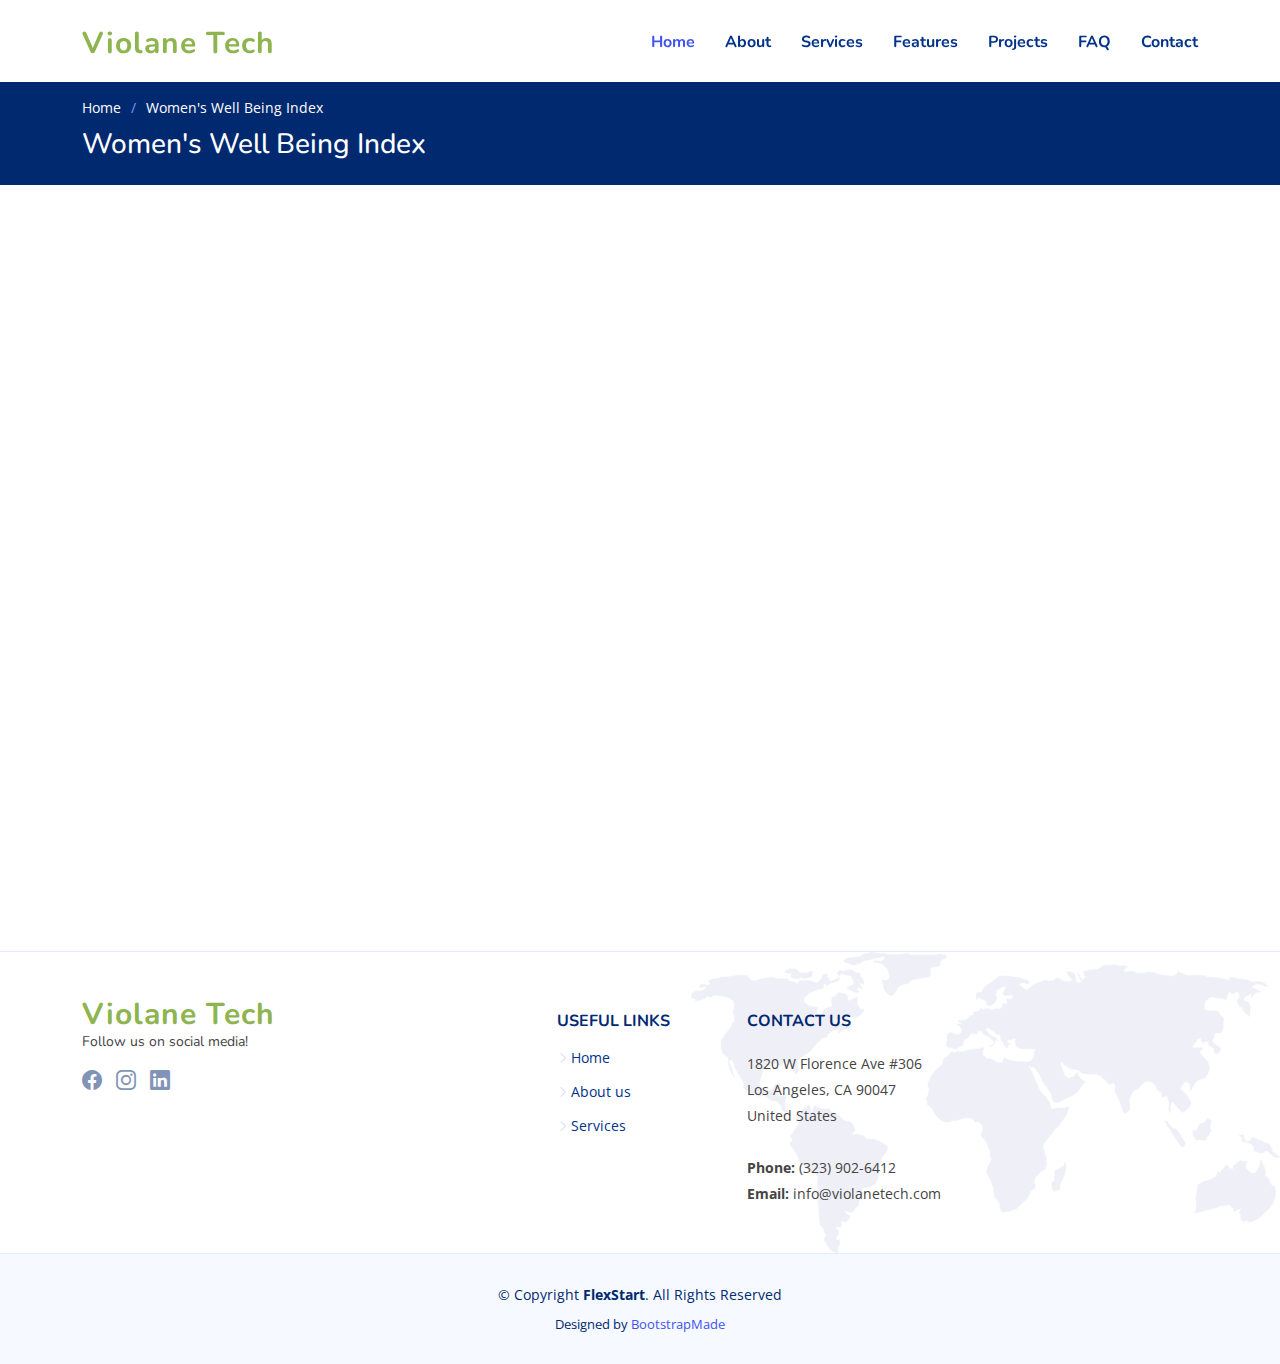
<file: blog-single-2.html>
<!DOCTYPE html>
<html lang="en">

<head>
  <meta charset="utf-8">
  <meta content="width=device-width, initial-scale=1.0" name="viewport">

  <title>Violane Tech</title>
  <meta content="" name="description">
  <meta content="" name="keywords">

  <!-- Favicons -->
  <link href="assets/img/violanetechlogo.jpg" rel="icon">
  <link href="assets/img/apple-touch-icon.png" rel="apple-touch-icon">

  <!-- Google Fonts -->
  <link href="https://fonts.googleapis.com/css?family=Open+Sans:300,300i,400,400i,600,600i,700,700i|Nunito:300,300i,400,400i,600,600i,700,700i|Poppins:300,300i,400,400i,500,500i,600,600i,700,700i" rel="stylesheet">

  <!-- Vendor CSS Files -->
  <link href="assets/vendor/aos/aos.css" rel="stylesheet">
  <link href="assets/vendor/bootstrap/css/bootstrap.min.css" rel="stylesheet">
  <link href="assets/vendor/bootstrap-icons/bootstrap-icons.css" rel="stylesheet">
  <link href="assets/vendor/glightbox/css/glightbox.min.css" rel="stylesheet">
  <link href="assets/vendor/remixicon/remixicon.css" rel="stylesheet">
  <link href="assets/vendor/swiper/swiper-bundle.min.css" rel="stylesheet">

  <!-- Template Main CSS File -->
  <link href="assets/css/style.css" rel="stylesheet">

  <!-- =======================================================
  * Template Name: FlexStart
  * Updated: Sep 18 2023 with Bootstrap v5.3.2
  * Template URL: https://bootstrapmade.com/flexstart-bootstrap-startup-template/
  * Author: BootstrapMade.com
  * License: https://bootstrapmade.com/license/
  ======================================================== -->
</head>

<body>

  <!-- ======= Header ======= -->
  <header id="header" class="header fixed-top">
    <div class="container-fluid container-xl d-flex align-items-center justify-content-between">

      <a href="index.html" class="logo d-flex align-items-center">
        <!-- <img src="assets/img/logo.png" alt=""> -->
        <span style="color: #8EB44F;">Violane Tech</span>
      </a>

      <nav id="navbar" class="navbar">
        <ul>
          <li><a class="nav-link scrollto active" href="/index.html">Home</a></li>
          <li><a class="nav-link scrollto" href="/index.html#about">About</a></li>
          <li><a class="nav-link scrollto" href="/index.html#services">Services</a></li>
          <li><a class="nav-link scrollto" href="/index.html#features">Features</a></li>
          <li><a class="nav-link scrollto" href="/index.html#projects">Projects</a></li>
          <li><a class="nav-link scrollto" href="/index.html#faq">FAQ</a></li>
          <!--
          <li><a href="blog.html">Blog</a></li>
          <li class="dropdown"><a href="#"><span>Drop Down</span> <i class="bi bi-chevron-down"></i></a>
            <ul>
              <li><a href="#">Drop Down 1</a></li>
              <li class="dropdown"><a href="#"><span>Deep Drop Down</span> <i class="bi bi-chevron-right"></i></a>
                <ul>
                  <li><a href="#">Deep Drop Down 1</a></li>
                  <li><a href="#">Deep Drop Down 2</a></li>
                  <li><a href="#">Deep Drop Down 3</a></li>
                  <li><a href="#">Deep Drop Down 4</a></li>
                  <li><a href="#">Deep Drop Down 5</a></li>
                </ul>
              </li>
              <li><a href="#">Drop Down 2</a></li>
              <li><a href="#">Drop Down 3</a></li>
              <li><a href="#">Drop Down 4</a></li>
            </ul> -->
          </li>

          <!-- <li class="dropdown megamenu"><a href="#"><span>Mega Menu</span> <i class="bi bi-chevron-down"></i></a>
            <ul>
              <li>
                <a href="#">Column 1 link 1</a>
                <a href="#">Column 1 link 2</a>
                <a href="#">Column 1 link 3</a>
              </li>
              <li>
                <a href="#">Column 2 link 1</a>
                <a href="#">Column 2 link 2</a>
                <a href="#">Column 3 link 3</a>
              </li>
              <li>
                <a href="#">Column 3 link 1</a>
                <a href="#">Column 3 link 2</a>
                <a href="#">Column 3 link 3</a>
              </li>
              <li>
                <a href="#">Column 4 link 1</a>
                <a href="#">Column 4 link 2</a>
                <a href="#">Column 4 link 3</a>
              </li>
            </ul>
          </li> -->

          <li><a class="nav-link scrollto" href="#contact">Contact</a></li>
          <!-- <li><a class="getstarted scrollto" href="#about">Get Started</a></li> -->
        </ul>
        <i class="bi bi-list mobile-nav-toggle"></i>
      </nav><!-- .navbar -->

    </div>
  </header><!-- End Header -->

  <main id="main">

    <!-- ======= Breadcrumbs ======= -->
    <section class="breadcrumbs">
      <div class="container">

        <ol>
          <li><a href="index.html">Home</a></li>
         
          <li>Women's Well Being Index</li>
        </ol>
        <h2> Women's Well Being Index</h2>

      </div>
    </section><!-- End Breadcrumbs -->

    <!-- ======= Blog Single Section ======= -->
    <section id="blog" class="blog">
      <div class="container" data-aos="fade-up">
        

           
        <iframe src="https://violanetech.github.io/rhode-island-woman-and-girls-platform-ACS2022/" style="border:0px #ffffff none;" name="myiFrame" scrolling="yes" frameborder="1" marginheight="0px" marginwidth="0px" height="700px" width="1100px" allowfullscreen></iframe>


            </div><!-- End sidebar -->

          </div><!-- End blog sidebar -->

       

    
    </section><!-- End Blog Single Section -->

  </main><!-- End #main -->

  <!-- ======= Footer ======= -->
  <footer id="footer" class="footer">

    <!-- <div class="footer-newsletter">
      <div class="container">
        <div class="row justify-content-center">
          <div class="col-lg-12 text-center">
            <h4>Our Newsletter</h4>
            <p>Tamen quem nulla quae legam multos aute sint culpa legam noster magna</p>
          </div>
          <div class="col-lg-6">
            <form action="" method="post">
              <input type="email" name="email"><input type="submit" value="Subscribe">
            </form>
          </div>
        </div>
      </div>
    </div> -->

    <div class="footer-top">
      <div class="container">
        <div class="row gy-4">
          <div class="col-lg-5 col-md-12 footer-info">
            <a href="index.html" class="logo d-flex align-items-center">
              <!-- <img src="assets/img/violanetechlogo.jpg" alt=""> -->
              <span style="color: #8EB44F;">Violane Tech</span>
            </a>
            <p>Follow us on social media!</p>
            <div class="social-links mt-3">
              <!-- <a href="#" class="twitter"><i class="bi bi-twitter"></i></a> -->
              <a href="https://www.facebook.com/profile.php?id=100088713135038&mibextid=LQQJ4d" class="facebook" target="_blank"><i class="bi bi-facebook"></i></a>
              <a href="https://www.instagram.com/violane.tech/" class="instagram" target="_blank"><i class="bi bi-instagram"></i></a>
              <a href="https://www.linkedin.com/company/violane-tech/" class="linkedin" target="_blank"><i class="bi bi-linkedin"></i></a>
            </div>
          </div>

          <div class="col-lg-2 col-6 footer-links">
            <h4>Useful Links</h4>
            <ul>
              <li><i class="bi bi-chevron-right"></i> <a href="#hero">Home</a></li>
              <li><i class="bi bi-chevron-right"></i> <a href="#about">About us</a></li>
              <li><i class="bi bi-chevron-right"></i> <a href="#services">Services</a></li>
              <!-- <li><i class="bi bi-chevron-right"></i> <a href="#">Terms of service</a></li>
              <li><i class="bi bi-chevron-right"></i> <a href="#">Privacy policy</a></li> -->
            </ul>
          </div>

          <div class="col-lg-3 col-md-12 footer-contact text-center text-md-start">
            <h4>Contact Us</h4>
            <p>
              1820 W Florence Ave #306 <br>
              Los Angeles, CA 90047<br>
              United States <br><br>
              <strong>Phone:</strong> (323) 902-6412<br>
              <strong>Email:</strong> info@violanetech.com<br>
            </p>

          </div>

        </div>
      </div>
    </div>

    <div class="container">
      <div class="copyright">
        &copy; Copyright <strong><span>FlexStart</span></strong>. All Rights Reserved
      </div>
      <div class="credits">
        <!-- All the links in the footer should remain intact. -->
        <!-- You can delete the links only if you purchased the pro version. -->
        <!-- Licensing information: https://bootstrapmade.com/license/ -->
        <!-- Purchase the pro version with working PHP/AJAX contact form: https://bootstrapmade.com/flexstart-bootstrap-startup-template/ -->
        Designed by <a href="https://bootstrapmade.com/">BootstrapMade</a>
      </div>
    </div>
  </footer><!-- End Footer -->

  <a href="#" class="back-to-top d-flex align-items-center justify-content-center"><i class="bi bi-arrow-up-short"></i></a>

  <!-- Vendor JS Files -->
  <script src="assets/vendor/purecounter/purecounter_vanilla.js"></script>
  <script src="assets/vendor/aos/aos.js"></script>
  <script src="assets/vendor/bootstrap/js/bootstrap.bundle.min.js"></script>
  <script src="assets/vendor/glightbox/js/glightbox.min.js"></script>
  <script src="assets/vendor/isotope-layout/isotope.pkgd.min.js"></script>
  <script src="assets/vendor/swiper/swiper-bundle.min.js"></script>
  <script src="assets/vendor/php-email-form/validate.js"></script>

  <!-- Template Main JS File -->
  <script src="assets/js/main.js"></script>

</body>

</html>
</file>
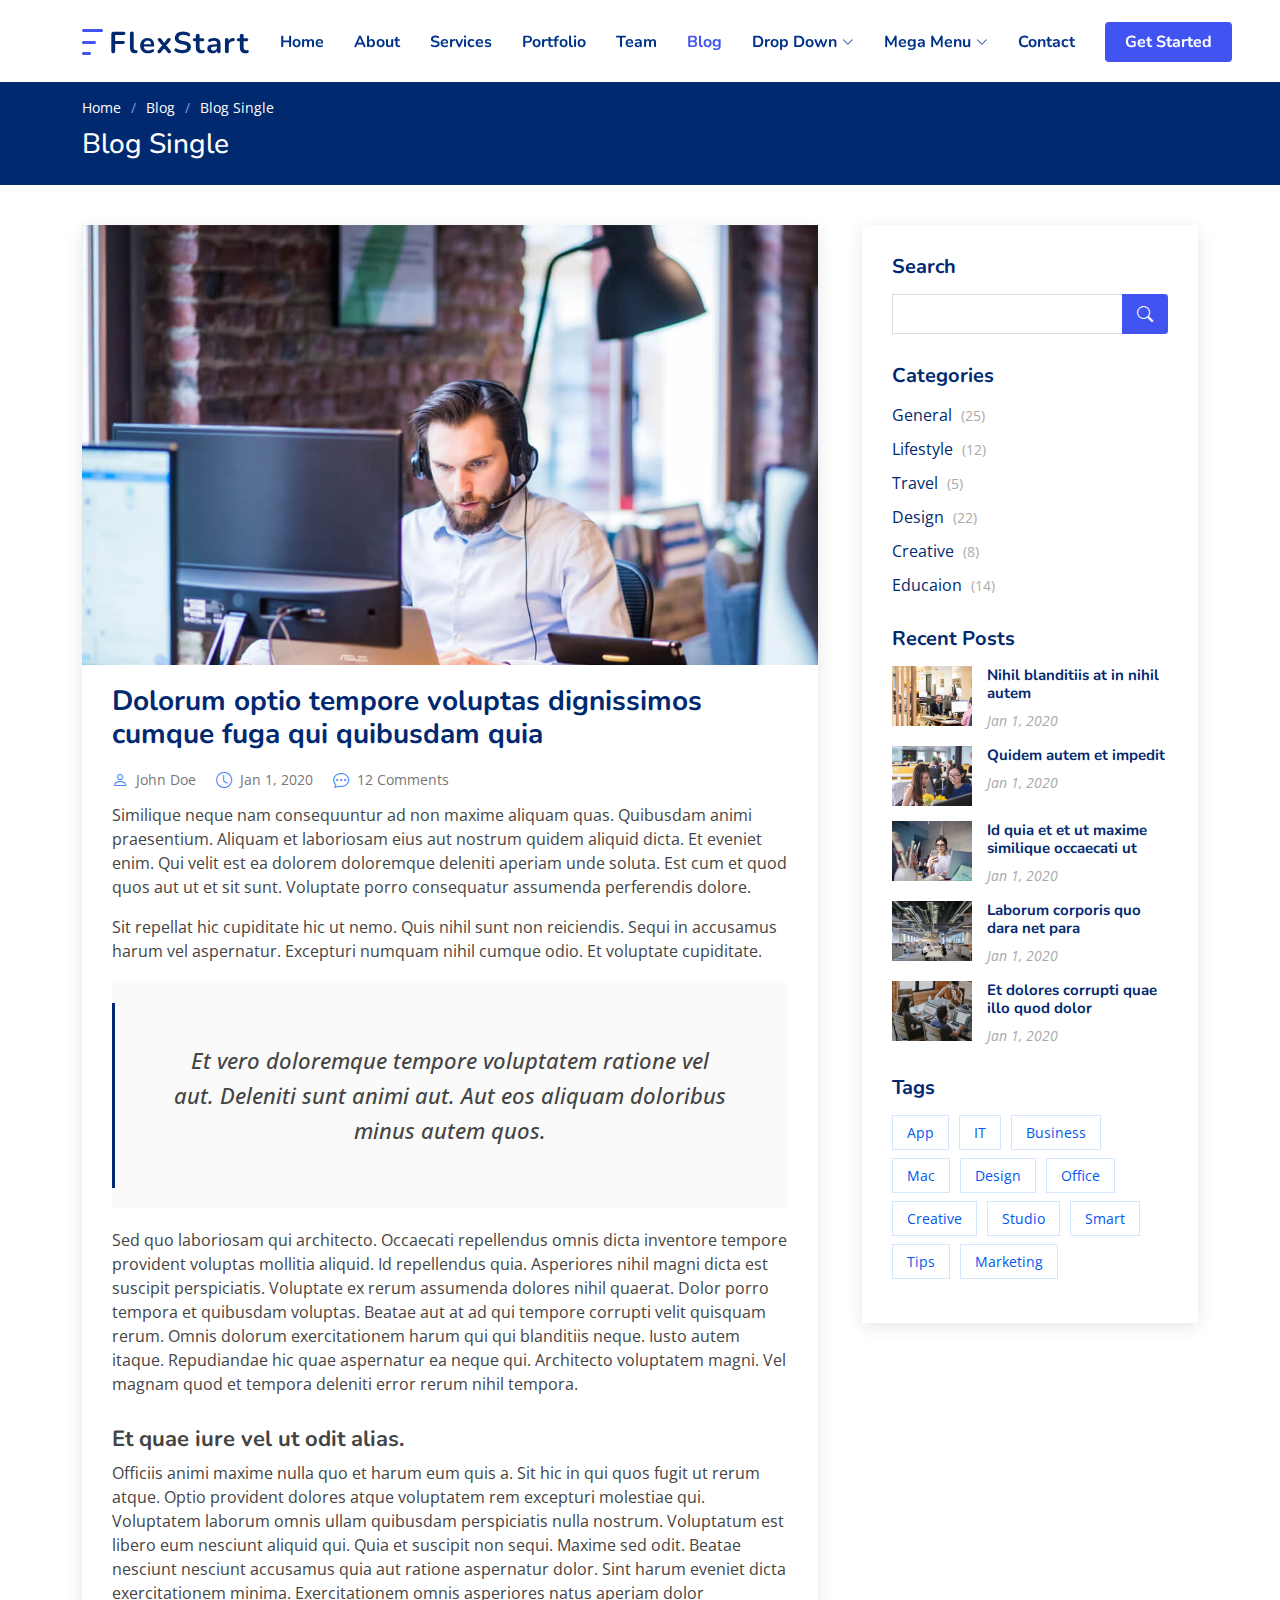
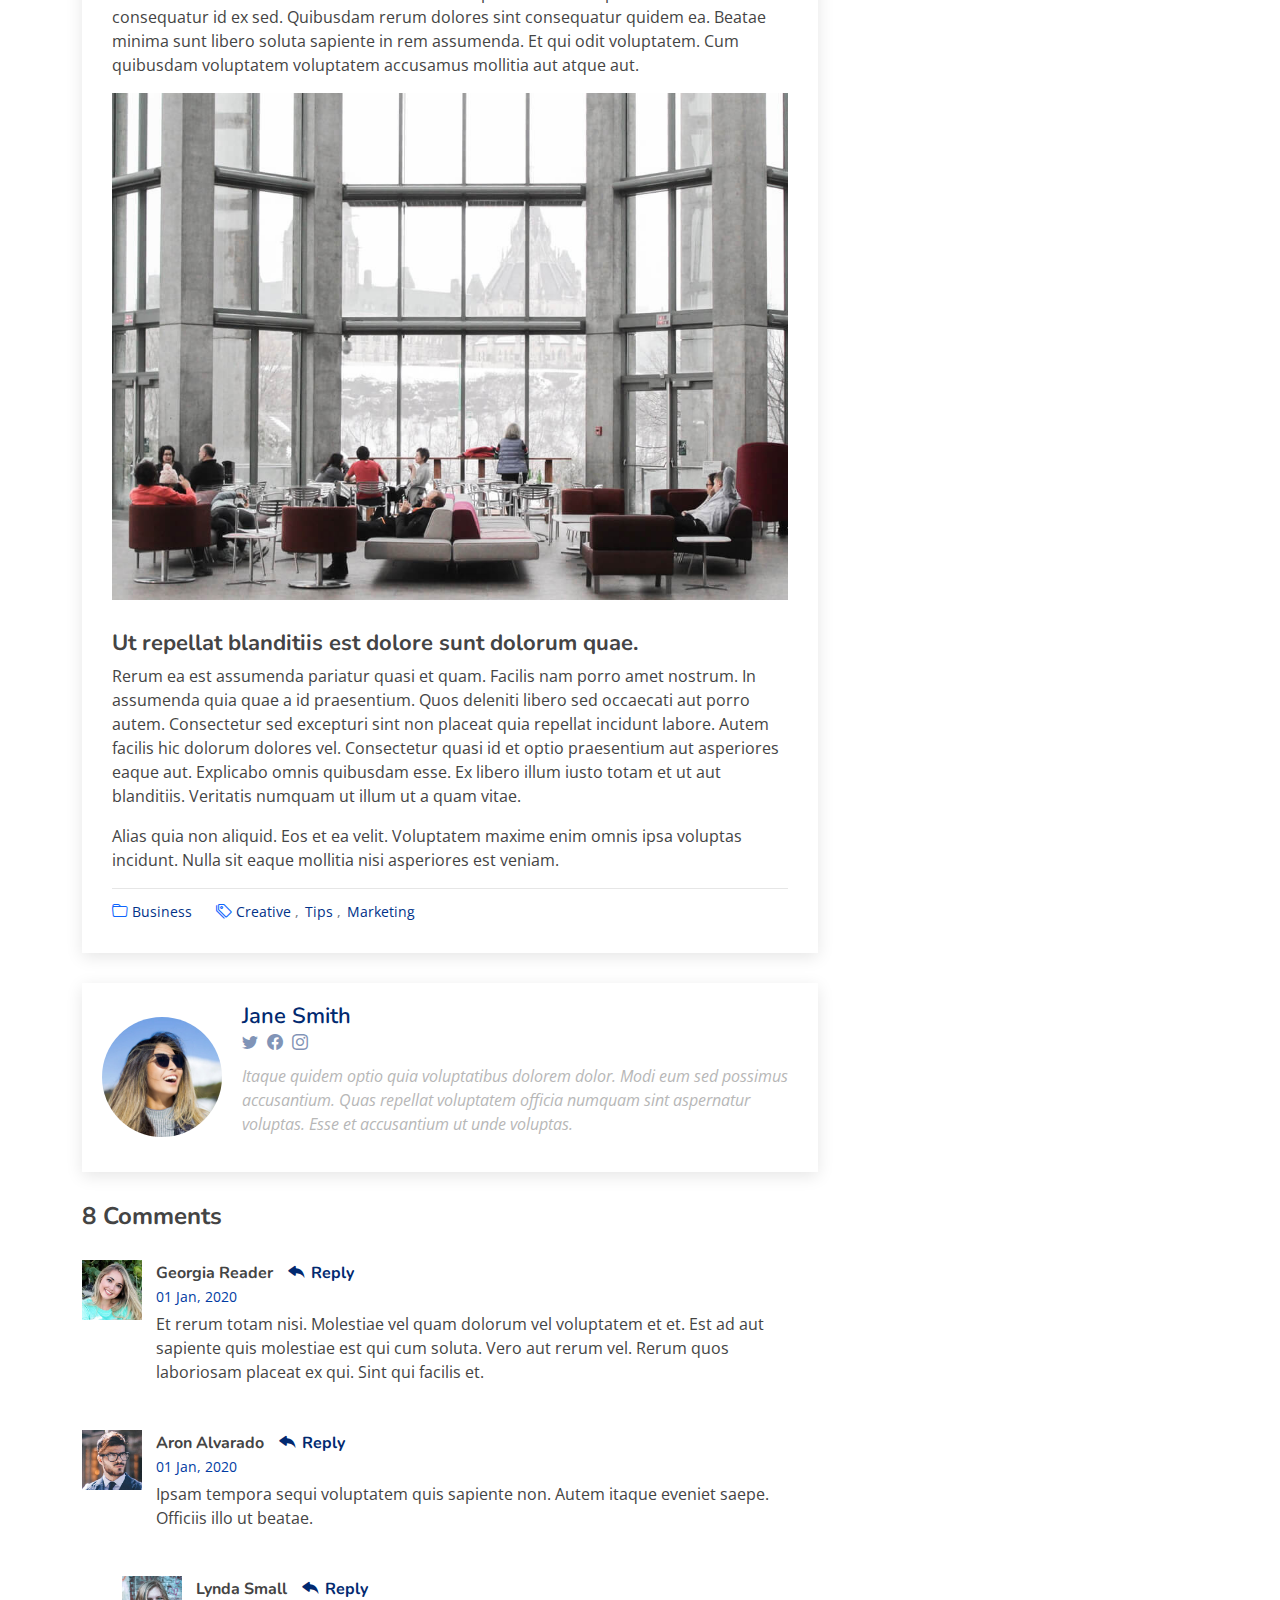
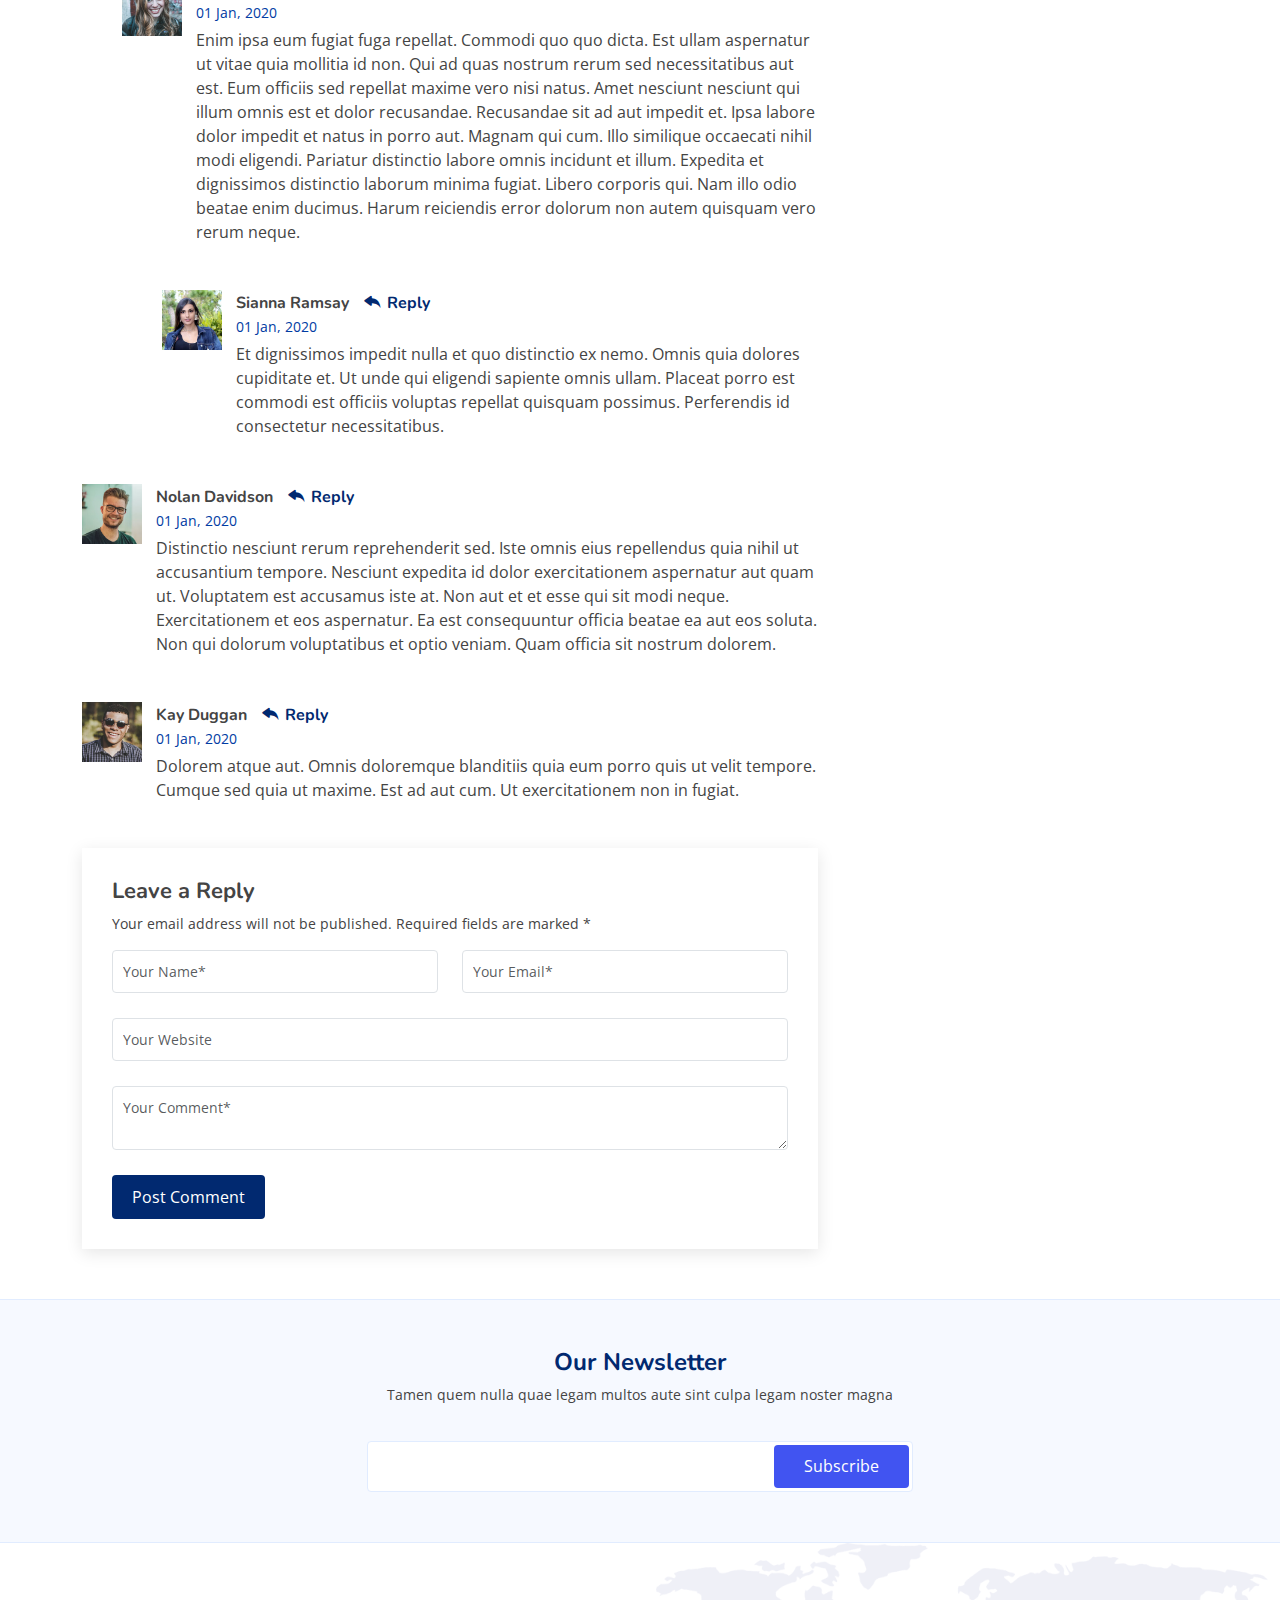
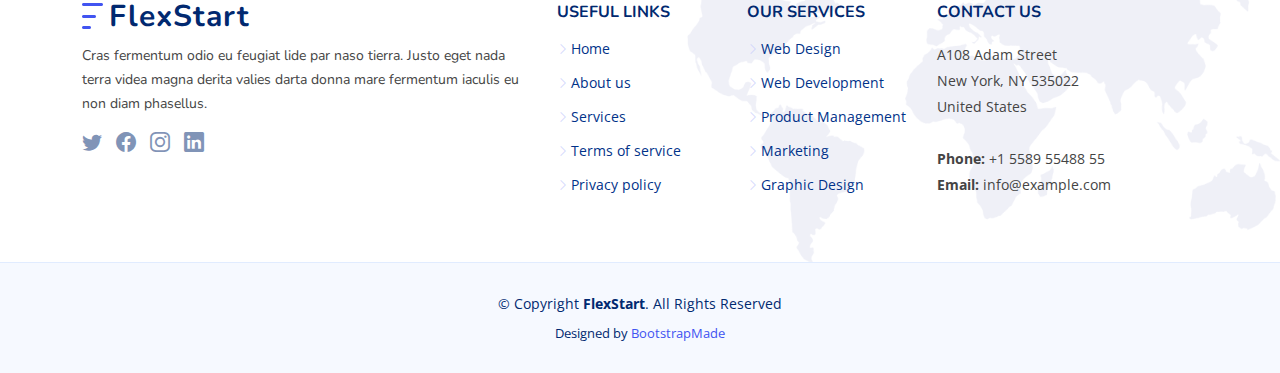
<file: blog-single.html>
<!DOCTYPE html>
<html lang="en">

<head>
  <meta charset="utf-8">
  <meta content="width=device-width, initial-scale=1.0" name="viewport">

  <title>Blog Single - FlexStart Bootstrap Template</title>
  <meta content="" name="description">
  <meta content="" name="keywords">

  <!-- Favicons -->
  <link href="assets/img/favicon.png" rel="icon">
  <link href="assets/img/apple-touch-icon.png" rel="apple-touch-icon">

  <!-- Google Fonts -->
  <link href="https://fonts.googleapis.com/css?family=Open+Sans:300,300i,400,400i,600,600i,700,700i|Nunito:300,300i,400,400i,600,600i,700,700i|Poppins:300,300i,400,400i,500,500i,600,600i,700,700i" rel="stylesheet">

  <!-- Vendor CSS Files -->
  <link href="assets/vendor/aos/aos.css" rel="stylesheet">
  <link href="assets/vendor/bootstrap/css/bootstrap.min.css" rel="stylesheet">
  <link href="assets/vendor/bootstrap-icons/bootstrap-icons.css" rel="stylesheet">
  <link href="assets/vendor/glightbox/css/glightbox.min.css" rel="stylesheet">
  <link href="assets/vendor/remixicon/remixicon.css" rel="stylesheet">
  <link href="assets/vendor/swiper/swiper-bundle.min.css" rel="stylesheet">

  <!-- Template Main CSS File -->
  <link href="assets/css/style.css" rel="stylesheet">

  <!-- =======================================================
  * Template Name: FlexStart
  * Updated: Sep 18 2023 with Bootstrap v5.3.2
  * Template URL: https://bootstrapmade.com/flexstart-bootstrap-startup-template/
  * Author: BootstrapMade.com
  * License: https://bootstrapmade.com/license/
  ======================================================== -->
</head>

<body>

  <!-- ======= Header ======= -->
  <header id="header" class="header fixed-top">
    <div class="container-fluid container-xl d-flex align-items-center justify-content-between">

      <a href="index.html" class="logo d-flex align-items-center">
        <img src="assets/img/logo.png" alt="">
        <span>FlexStart</span>
      </a>

      <nav id="navbar" class="navbar">
        <ul>
          <li><a class="nav-link scrollto " href="#hero">Home</a></li>
          <li><a class="nav-link scrollto" href="#about">About</a></li>
          <li><a class="nav-link scrollto" href="#services">Services</a></li>
          <li><a class="nav-link scrollto" href="#portfolio">Portfolio</a></li>
          <li><a class="nav-link scrollto" href="#team">Team</a></li>
          <li><a class="active" href="blog.html">Blog</a></li>
          <li class="dropdown"><a href="#"><span>Drop Down</span> <i class="bi bi-chevron-down"></i></a>
            <ul>
              <li><a href="#">Drop Down 1</a></li>
              <li class="dropdown"><a href="#"><span>Deep Drop Down</span> <i class="bi bi-chevron-right"></i></a>
                <ul>
                  <li><a href="#">Deep Drop Down 1</a></li>
                  <li><a href="#">Deep Drop Down 2</a></li>
                  <li><a href="#">Deep Drop Down 3</a></li>
                  <li><a href="#">Deep Drop Down 4</a></li>
                  <li><a href="#">Deep Drop Down 5</a></li>
                </ul>
              </li>
              <li><a href="#">Drop Down 2</a></li>
              <li><a href="#">Drop Down 3</a></li>
              <li><a href="#">Drop Down 4</a></li>
            </ul>
          </li>

          <li class="dropdown megamenu"><a href="#"><span>Mega Menu</span> <i class="bi bi-chevron-down"></i></a>
            <ul>
              <li>
                <a href="#">Column 1 link 1</a>
                <a href="#">Column 1 link 2</a>
                <a href="#">Column 1 link 3</a>
              </li>
              <li>
                <a href="#">Column 2 link 1</a>
                <a href="#">Column 2 link 2</a>
                <a href="#">Column 3 link 3</a>
              </li>
              <li>
                <a href="#">Column 3 link 1</a>
                <a href="#">Column 3 link 2</a>
                <a href="#">Column 3 link 3</a>
              </li>
              <li>
                <a href="#">Column 4 link 1</a>
                <a href="#">Column 4 link 2</a>
                <a href="#">Column 4 link 3</a>
              </li>
            </ul>
          </li>

          <li><a class="nav-link scrollto" href="#contact">Contact</a></li>
          <li><a class="getstarted scrollto" href="#about">Get Started</a></li>
        </ul>
        <i class="bi bi-list mobile-nav-toggle"></i>
      </nav><!-- .navbar -->

    </div>
  </header><!-- End Header -->

  <main id="main">

    <!-- ======= Breadcrumbs ======= -->
    <section class="breadcrumbs">
      <div class="container">

        <ol>
          <li><a href="index.html">Home</a></li>
          <li><a href="blog.html">Blog</a></li>
          <li>Blog Single</li>
        </ol>
        <h2>Blog Single</h2>

      </div>
    </section><!-- End Breadcrumbs -->

    <!-- ======= Blog Single Section ======= -->
    <section id="blog" class="blog">
      <div class="container" data-aos="fade-up">

        <div class="row">

          <div class="col-lg-8 entries">

            <article class="entry entry-single">

              <div class="entry-img">
                <img src="assets/img/blog/blog-1.jpg" alt="" class="img-fluid">
              </div>

              <h2 class="entry-title">
                <a href="blog-single.html">Dolorum optio tempore voluptas dignissimos cumque fuga qui quibusdam quia</a>
              </h2>

              <div class="entry-meta">
                <ul>
                  <li class="d-flex align-items-center"><i class="bi bi-person"></i> <a href="blog-single.html">John Doe</a></li>
                  <li class="d-flex align-items-center"><i class="bi bi-clock"></i> <a href="blog-single.html"><time datetime="2020-01-01">Jan 1, 2020</time></a></li>
                  <li class="d-flex align-items-center"><i class="bi bi-chat-dots"></i> <a href="blog-single.html">12 Comments</a></li>
                </ul>
              </div>

              <div class="entry-content">
                <p>
                  Similique neque nam consequuntur ad non maxime aliquam quas. Quibusdam animi praesentium. Aliquam et laboriosam eius aut nostrum quidem aliquid dicta.
                  Et eveniet enim. Qui velit est ea dolorem doloremque deleniti aperiam unde soluta. Est cum et quod quos aut ut et sit sunt. Voluptate porro consequatur assumenda perferendis dolore.
                </p>

                <p>
                  Sit repellat hic cupiditate hic ut nemo. Quis nihil sunt non reiciendis. Sequi in accusamus harum vel aspernatur. Excepturi numquam nihil cumque odio. Et voluptate cupiditate.
                </p>

                <blockquote>
                  <p>
                    Et vero doloremque tempore voluptatem ratione vel aut. Deleniti sunt animi aut. Aut eos aliquam doloribus minus autem quos.
                  </p>
                </blockquote>

                <p>
                  Sed quo laboriosam qui architecto. Occaecati repellendus omnis dicta inventore tempore provident voluptas mollitia aliquid. Id repellendus quia. Asperiores nihil magni dicta est suscipit perspiciatis. Voluptate ex rerum assumenda dolores nihil quaerat.
                  Dolor porro tempora et quibusdam voluptas. Beatae aut at ad qui tempore corrupti velit quisquam rerum. Omnis dolorum exercitationem harum qui qui blanditiis neque.
                  Iusto autem itaque. Repudiandae hic quae aspernatur ea neque qui. Architecto voluptatem magni. Vel magnam quod et tempora deleniti error rerum nihil tempora.
                </p>

                <h3>Et quae iure vel ut odit alias.</h3>
                <p>
                  Officiis animi maxime nulla quo et harum eum quis a. Sit hic in qui quos fugit ut rerum atque. Optio provident dolores atque voluptatem rem excepturi molestiae qui. Voluptatem laborum omnis ullam quibusdam perspiciatis nulla nostrum. Voluptatum est libero eum nesciunt aliquid qui.
                  Quia et suscipit non sequi. Maxime sed odit. Beatae nesciunt nesciunt accusamus quia aut ratione aspernatur dolor. Sint harum eveniet dicta exercitationem minima. Exercitationem omnis asperiores natus aperiam dolor consequatur id ex sed. Quibusdam rerum dolores sint consequatur quidem ea.
                  Beatae minima sunt libero soluta sapiente in rem assumenda. Et qui odit voluptatem. Cum quibusdam voluptatem voluptatem accusamus mollitia aut atque aut.
                </p>
                <img src="assets/img/blog/blog-inside-post.jpg" class="img-fluid" alt="">

                <h3>Ut repellat blanditiis est dolore sunt dolorum quae.</h3>
                <p>
                  Rerum ea est assumenda pariatur quasi et quam. Facilis nam porro amet nostrum. In assumenda quia quae a id praesentium. Quos deleniti libero sed occaecati aut porro autem. Consectetur sed excepturi sint non placeat quia repellat incidunt labore. Autem facilis hic dolorum dolores vel.
                  Consectetur quasi id et optio praesentium aut asperiores eaque aut. Explicabo omnis quibusdam esse. Ex libero illum iusto totam et ut aut blanditiis. Veritatis numquam ut illum ut a quam vitae.
                </p>
                <p>
                  Alias quia non aliquid. Eos et ea velit. Voluptatem maxime enim omnis ipsa voluptas incidunt. Nulla sit eaque mollitia nisi asperiores est veniam.
                </p>

              </div>

              <div class="entry-footer">
                <i class="bi bi-folder"></i>
                <ul class="cats">
                  <li><a href="#">Business</a></li>
                </ul>

                <i class="bi bi-tags"></i>
                <ul class="tags">
                  <li><a href="#">Creative</a></li>
                  <li><a href="#">Tips</a></li>
                  <li><a href="#">Marketing</a></li>
                </ul>
              </div>

            </article><!-- End blog entry -->

            <div class="blog-author d-flex align-items-center">
              <img src="assets/img/blog/blog-author.jpg" class="rounded-circle float-left" alt="">
              <div>
                <h4>Jane Smith</h4>
                <div class="social-links">
                  <a href="https://twitters.com/#"><i class="bi bi-twitter"></i></a>
                  <a href="https://facebook.com/#"><i class="bi bi-facebook"></i></a>
                  <a href="https://instagram.com/#"><i class="biu bi-instagram"></i></a>
                </div>
                <p>
                  Itaque quidem optio quia voluptatibus dolorem dolor. Modi eum sed possimus accusantium. Quas repellat voluptatem officia numquam sint aspernatur voluptas. Esse et accusantium ut unde voluptas.
                </p>
              </div>
            </div><!-- End blog author bio -->

            <div class="blog-comments">

              <h4 class="comments-count">8 Comments</h4>

              <div id="comment-1" class="comment">
                <div class="d-flex">
                  <div class="comment-img"><img src="assets/img/blog/comments-1.jpg" alt=""></div>
                  <div>
                    <h5><a href="">Georgia Reader</a> <a href="#" class="reply"><i class="bi bi-reply-fill"></i> Reply</a></h5>
                    <time datetime="2020-01-01">01 Jan, 2020</time>
                    <p>
                      Et rerum totam nisi. Molestiae vel quam dolorum vel voluptatem et et. Est ad aut sapiente quis molestiae est qui cum soluta.
                      Vero aut rerum vel. Rerum quos laboriosam placeat ex qui. Sint qui facilis et.
                    </p>
                  </div>
                </div>
              </div><!-- End comment #1 -->

              <div id="comment-2" class="comment">
                <div class="d-flex">
                  <div class="comment-img"><img src="assets/img/blog/comments-2.jpg" alt=""></div>
                  <div>
                    <h5><a href="">Aron Alvarado</a> <a href="#" class="reply"><i class="bi bi-reply-fill"></i> Reply</a></h5>
                    <time datetime="2020-01-01">01 Jan, 2020</time>
                    <p>
                      Ipsam tempora sequi voluptatem quis sapiente non. Autem itaque eveniet saepe. Officiis illo ut beatae.
                    </p>
                  </div>
                </div>

                <div id="comment-reply-1" class="comment comment-reply">
                  <div class="d-flex">
                    <div class="comment-img"><img src="assets/img/blog/comments-3.jpg" alt=""></div>
                    <div>
                      <h5><a href="">Lynda Small</a> <a href="#" class="reply"><i class="bi bi-reply-fill"></i> Reply</a></h5>
                      <time datetime="2020-01-01">01 Jan, 2020</time>
                      <p>
                        Enim ipsa eum fugiat fuga repellat. Commodi quo quo dicta. Est ullam aspernatur ut vitae quia mollitia id non. Qui ad quas nostrum rerum sed necessitatibus aut est. Eum officiis sed repellat maxime vero nisi natus. Amet nesciunt nesciunt qui illum omnis est et dolor recusandae.

                        Recusandae sit ad aut impedit et. Ipsa labore dolor impedit et natus in porro aut. Magnam qui cum. Illo similique occaecati nihil modi eligendi. Pariatur distinctio labore omnis incidunt et illum. Expedita et dignissimos distinctio laborum minima fugiat.

                        Libero corporis qui. Nam illo odio beatae enim ducimus. Harum reiciendis error dolorum non autem quisquam vero rerum neque.
                      </p>
                    </div>
                  </div>

                  <div id="comment-reply-2" class="comment comment-reply">
                    <div class="d-flex">
                      <div class="comment-img"><img src="assets/img/blog/comments-4.jpg" alt=""></div>
                      <div>
                        <h5><a href="">Sianna Ramsay</a> <a href="#" class="reply"><i class="bi bi-reply-fill"></i> Reply</a></h5>
                        <time datetime="2020-01-01">01 Jan, 2020</time>
                        <p>
                          Et dignissimos impedit nulla et quo distinctio ex nemo. Omnis quia dolores cupiditate et. Ut unde qui eligendi sapiente omnis ullam. Placeat porro est commodi est officiis voluptas repellat quisquam possimus. Perferendis id consectetur necessitatibus.
                        </p>
                      </div>
                    </div>

                  </div><!-- End comment reply #2-->

                </div><!-- End comment reply #1-->

              </div><!-- End comment #2-->

              <div id="comment-3" class="comment">
                <div class="d-flex">
                  <div class="comment-img"><img src="assets/img/blog/comments-5.jpg" alt=""></div>
                  <div>
                    <h5><a href="">Nolan Davidson</a> <a href="#" class="reply"><i class="bi bi-reply-fill"></i> Reply</a></h5>
                    <time datetime="2020-01-01">01 Jan, 2020</time>
                    <p>
                      Distinctio nesciunt rerum reprehenderit sed. Iste omnis eius repellendus quia nihil ut accusantium tempore. Nesciunt expedita id dolor exercitationem aspernatur aut quam ut. Voluptatem est accusamus iste at.
                      Non aut et et esse qui sit modi neque. Exercitationem et eos aspernatur. Ea est consequuntur officia beatae ea aut eos soluta. Non qui dolorum voluptatibus et optio veniam. Quam officia sit nostrum dolorem.
                    </p>
                  </div>
                </div>

              </div><!-- End comment #3 -->

              <div id="comment-4" class="comment">
                <div class="d-flex">
                  <div class="comment-img"><img src="assets/img/blog/comments-6.jpg" alt=""></div>
                  <div>
                    <h5><a href="">Kay Duggan</a> <a href="#" class="reply"><i class="bi bi-reply-fill"></i> Reply</a></h5>
                    <time datetime="2020-01-01">01 Jan, 2020</time>
                    <p>
                      Dolorem atque aut. Omnis doloremque blanditiis quia eum porro quis ut velit tempore. Cumque sed quia ut maxime. Est ad aut cum. Ut exercitationem non in fugiat.
                    </p>
                  </div>
                </div>

              </div><!-- End comment #4 -->

              <div class="reply-form">
                <h4>Leave a Reply</h4>
                <p>Your email address will not be published. Required fields are marked * </p>
                <form action="">
                  <div class="row">
                    <div class="col-md-6 form-group">
                      <input name="name" type="text" class="form-control" placeholder="Your Name*">
                    </div>
                    <div class="col-md-6 form-group">
                      <input name="email" type="text" class="form-control" placeholder="Your Email*">
                    </div>
                  </div>
                  <div class="row">
                    <div class="col form-group">
                      <input name="website" type="text" class="form-control" placeholder="Your Website">
                    </div>
                  </div>
                  <div class="row">
                    <div class="col form-group">
                      <textarea name="comment" class="form-control" placeholder="Your Comment*"></textarea>
                    </div>
                  </div>
                  <button type="submit" class="btn btn-primary">Post Comment</button>

                </form>

              </div>

            </div><!-- End blog comments -->

          </div><!-- End blog entries list -->

          <div class="col-lg-4">

            <div class="sidebar">

              <h3 class="sidebar-title">Search</h3>
              <div class="sidebar-item search-form">
                <form action="">
                  <input type="text">
                  <button type="submit"><i class="bi bi-search"></i></button>
                </form>
              </div><!-- End sidebar search formn-->

              <h3 class="sidebar-title">Categories</h3>
              <div class="sidebar-item categories">
                <ul>
                  <li><a href="#">General <span>(25)</span></a></li>
                  <li><a href="#">Lifestyle <span>(12)</span></a></li>
                  <li><a href="#">Travel <span>(5)</span></a></li>
                  <li><a href="#">Design <span>(22)</span></a></li>
                  <li><a href="#">Creative <span>(8)</span></a></li>
                  <li><a href="#">Educaion <span>(14)</span></a></li>
                </ul>
              </div><!-- End sidebar categories-->

              <h3 class="sidebar-title">Recent Posts</h3>
              <div class="sidebar-item recent-posts">
                <div class="post-item clearfix">
                  <img src="assets/img/blog/blog-recent-1.jpg" alt="">
                  <h4><a href="blog-single.html">Nihil blanditiis at in nihil autem</a></h4>
                  <time datetime="2020-01-01">Jan 1, 2020</time>
                </div>

                <div class="post-item clearfix">
                  <img src="assets/img/blog/blog-recent-2.jpg" alt="">
                  <h4><a href="blog-single.html">Quidem autem et impedit</a></h4>
                  <time datetime="2020-01-01">Jan 1, 2020</time>
                </div>

                <div class="post-item clearfix">
                  <img src="assets/img/blog/blog-recent-3.jpg" alt="">
                  <h4><a href="blog-single.html">Id quia et et ut maxime similique occaecati ut</a></h4>
                  <time datetime="2020-01-01">Jan 1, 2020</time>
                </div>

                <div class="post-item clearfix">
                  <img src="assets/img/blog/blog-recent-4.jpg" alt="">
                  <h4><a href="blog-single.html">Laborum corporis quo dara net para</a></h4>
                  <time datetime="2020-01-01">Jan 1, 2020</time>
                </div>

                <div class="post-item clearfix">
                  <img src="assets/img/blog/blog-recent-5.jpg" alt="">
                  <h4><a href="blog-single.html">Et dolores corrupti quae illo quod dolor</a></h4>
                  <time datetime="2020-01-01">Jan 1, 2020</time>
                </div>

              </div><!-- End sidebar recent posts-->

              <h3 class="sidebar-title">Tags</h3>
              <div class="sidebar-item tags">
                <ul>
                  <li><a href="#">App</a></li>
                  <li><a href="#">IT</a></li>
                  <li><a href="#">Business</a></li>
                  <li><a href="#">Mac</a></li>
                  <li><a href="#">Design</a></li>
                  <li><a href="#">Office</a></li>
                  <li><a href="#">Creative</a></li>
                  <li><a href="#">Studio</a></li>
                  <li><a href="#">Smart</a></li>
                  <li><a href="#">Tips</a></li>
                  <li><a href="#">Marketing</a></li>
                </ul>
              </div><!-- End sidebar tags-->

            </div><!-- End sidebar -->

          </div><!-- End blog sidebar -->

        </div>

      </div>
    </section><!-- End Blog Single Section -->

  </main><!-- End #main -->

  <!-- ======= Footer ======= -->
  <footer id="footer" class="footer">

    <div class="footer-newsletter">
      <div class="container">
        <div class="row justify-content-center">
          <div class="col-lg-12 text-center">
            <h4>Our Newsletter</h4>
            <p>Tamen quem nulla quae legam multos aute sint culpa legam noster magna</p>
          </div>
          <div class="col-lg-6">
            <form action="" method="post">
              <input type="email" name="email"><input type="submit" value="Subscribe">
            </form>
          </div>
        </div>
      </div>
    </div>

    <div class="footer-top">
      <div class="container">
        <div class="row gy-4">
          <div class="col-lg-5 col-md-12 footer-info">
            <a href="index.html" class="logo d-flex align-items-center">
              <img src="assets/img/logo.png" alt="">
              <span>FlexStart</span>
            </a>
            <p>Cras fermentum odio eu feugiat lide par naso tierra. Justo eget nada terra videa magna derita valies darta donna mare fermentum iaculis eu non diam phasellus.</p>
            <div class="social-links mt-3">
              <a href="#" class="twitter"><i class="bi bi-twitter"></i></a>
              <a href="#" class="facebook"><i class="bi bi-facebook"></i></a>
              <a href="#" class="instagram"><i class="bi bi-instagram"></i></a>
              <a href="#" class="linkedin"><i class="bi bi-linkedin"></i></a>
            </div>
          </div>

          <div class="col-lg-2 col-6 footer-links">
            <h4>Useful Links</h4>
            <ul>
              <li><i class="bi bi-chevron-right"></i> <a href="#">Home</a></li>
              <li><i class="bi bi-chevron-right"></i> <a href="#">About us</a></li>
              <li><i class="bi bi-chevron-right"></i> <a href="#">Services</a></li>
              <li><i class="bi bi-chevron-right"></i> <a href="#">Terms of service</a></li>
              <li><i class="bi bi-chevron-right"></i> <a href="#">Privacy policy</a></li>
            </ul>
          </div>

          <div class="col-lg-2 col-6 footer-links">
            <h4>Our Services</h4>
            <ul>
              <li><i class="bi bi-chevron-right"></i> <a href="#">Web Design</a></li>
              <li><i class="bi bi-chevron-right"></i> <a href="#">Web Development</a></li>
              <li><i class="bi bi-chevron-right"></i> <a href="#">Product Management</a></li>
              <li><i class="bi bi-chevron-right"></i> <a href="#">Marketing</a></li>
              <li><i class="bi bi-chevron-right"></i> <a href="#">Graphic Design</a></li>
            </ul>
          </div>

          <div class="col-lg-3 col-md-12 footer-contact text-center text-md-start">
            <h4>Contact Us</h4>
            <p>
              A108 Adam Street <br>
              New York, NY 535022<br>
              United States <br><br>
              <strong>Phone:</strong> +1 5589 55488 55<br>
              <strong>Email:</strong> info@example.com<br>
            </p>

          </div>

        </div>
      </div>
    </div>

    <div class="container">
      <div class="copyright">
        &copy; Copyright <strong><span>FlexStart</span></strong>. All Rights Reserved
      </div>
      <div class="credits">
        <!-- All the links in the footer should remain intact. -->
        <!-- You can delete the links only if you purchased the pro version. -->
        <!-- Licensing information: https://bootstrapmade.com/license/ -->
        <!-- Purchase the pro version with working PHP/AJAX contact form: https://bootstrapmade.com/flexstart-bootstrap-startup-template/ -->
        Designed by <a href="https://bootstrapmade.com/">BootstrapMade</a>
      </div>
    </div>
  </footer><!-- End Footer -->

  <a href="#" class="back-to-top d-flex align-items-center justify-content-center"><i class="bi bi-arrow-up-short"></i></a>

  <!-- Vendor JS Files -->
  <script src="assets/vendor/purecounter/purecounter_vanilla.js"></script>
  <script src="assets/vendor/aos/aos.js"></script>
  <script src="assets/vendor/bootstrap/js/bootstrap.bundle.min.js"></script>
  <script src="assets/vendor/glightbox/js/glightbox.min.js"></script>
  <script src="assets/vendor/isotope-layout/isotope.pkgd.min.js"></script>
  <script src="assets/vendor/swiper/swiper-bundle.min.js"></script>
  <script src="assets/vendor/php-email-form/validate.js"></script>

  <!-- Template Main JS File -->
  <script src="assets/js/main.js"></script>

</body>

</html>
</file>
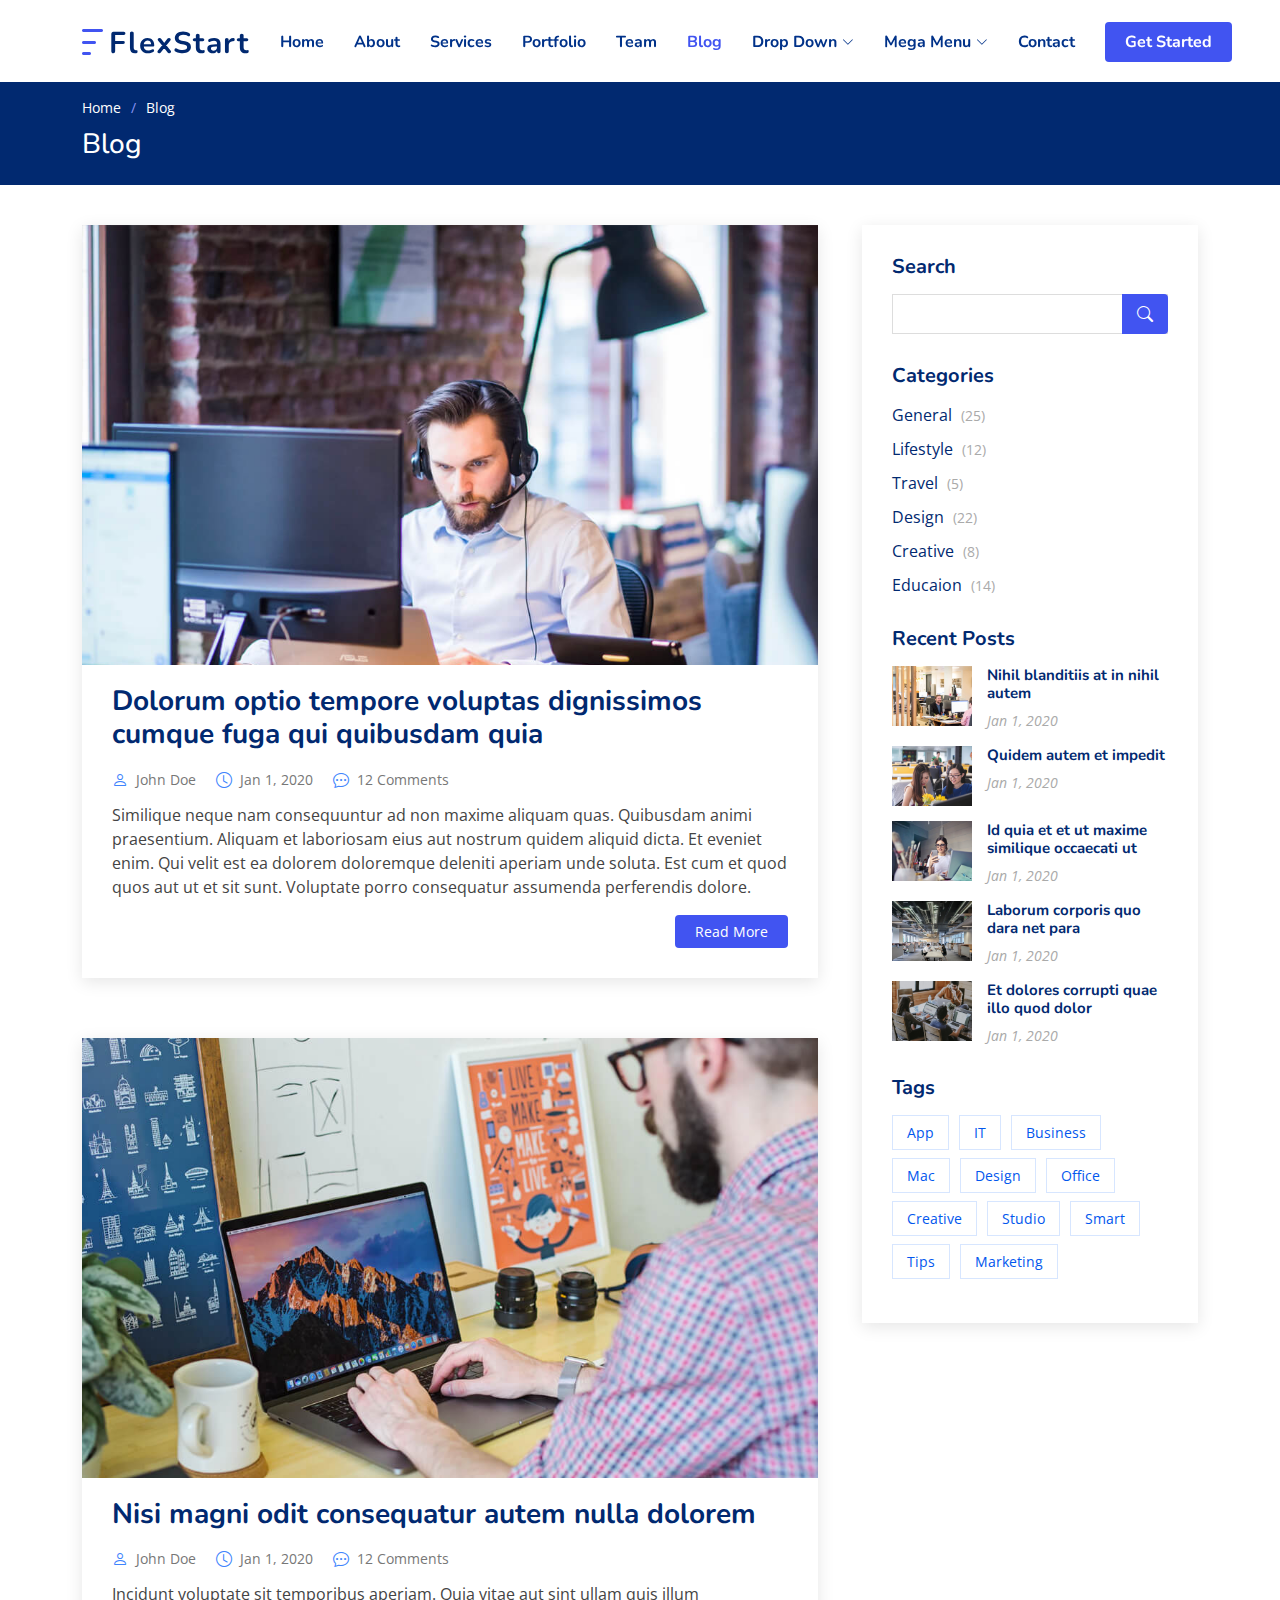
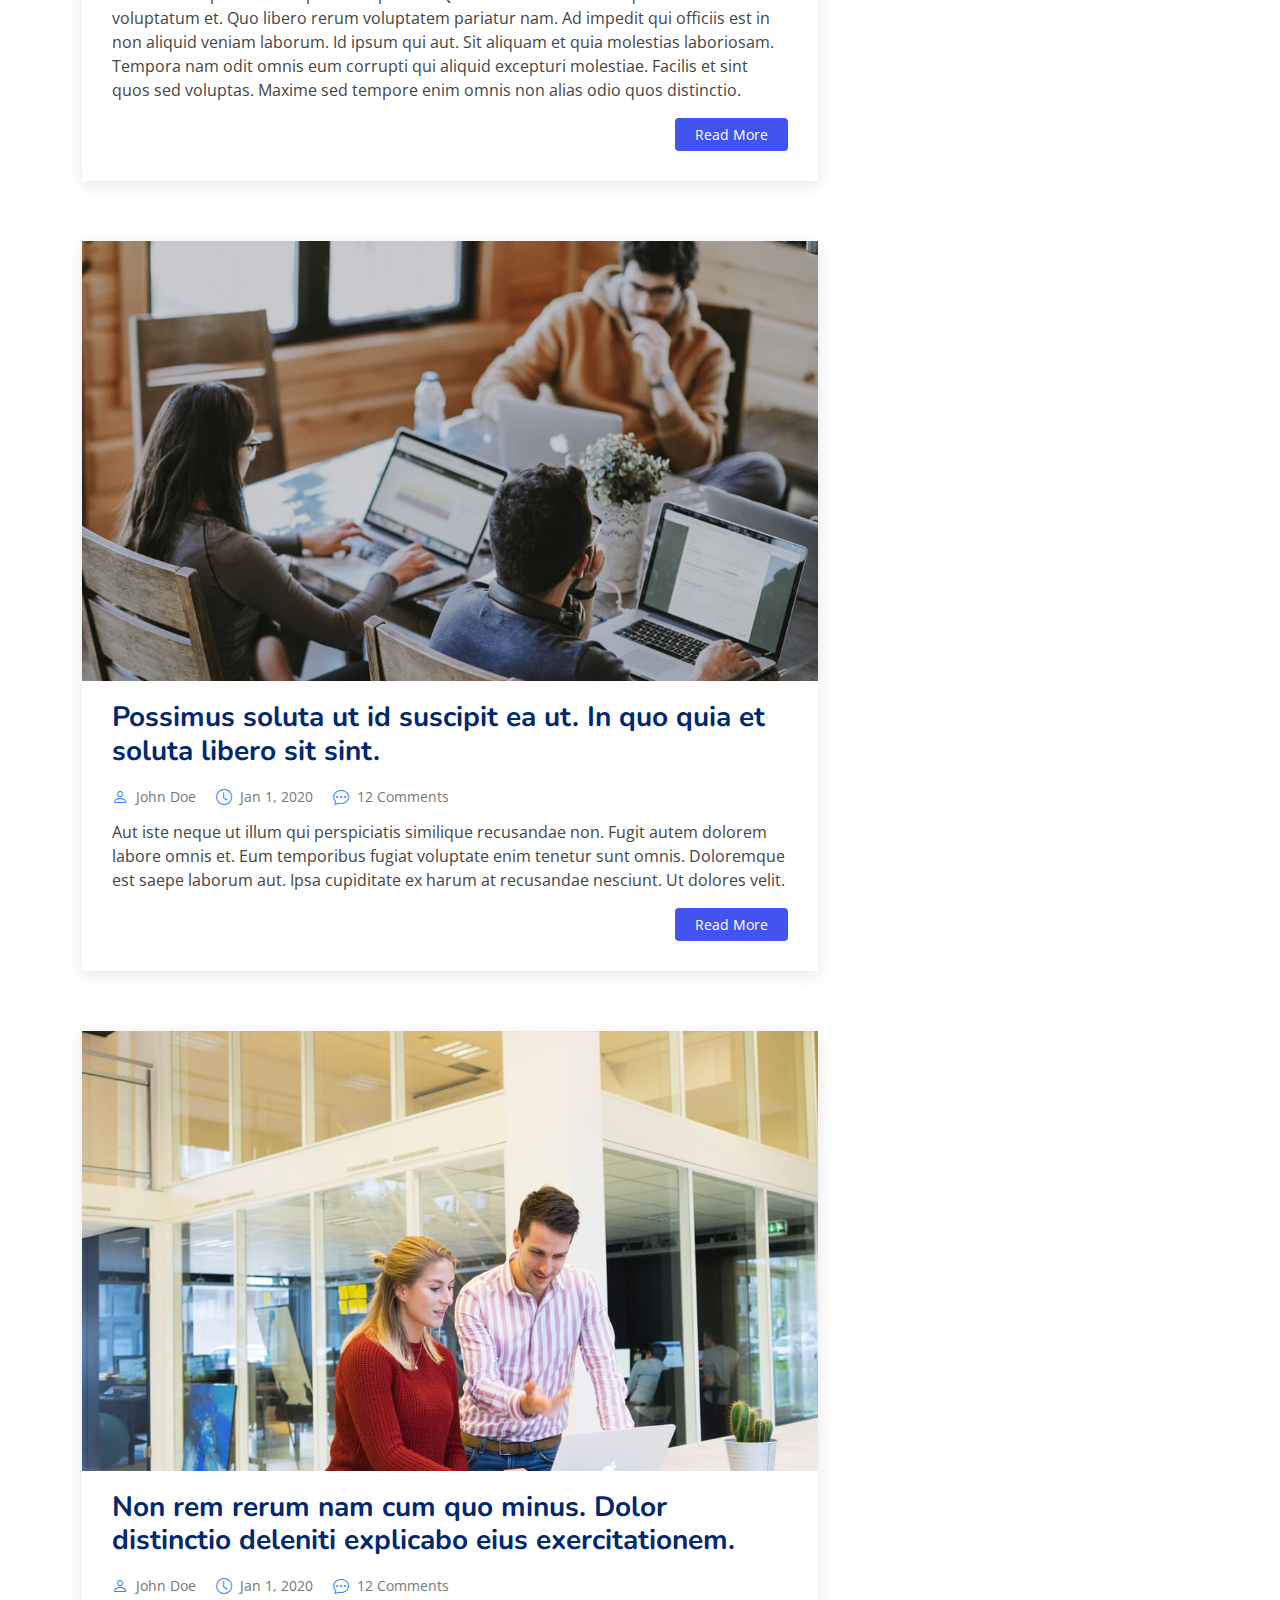
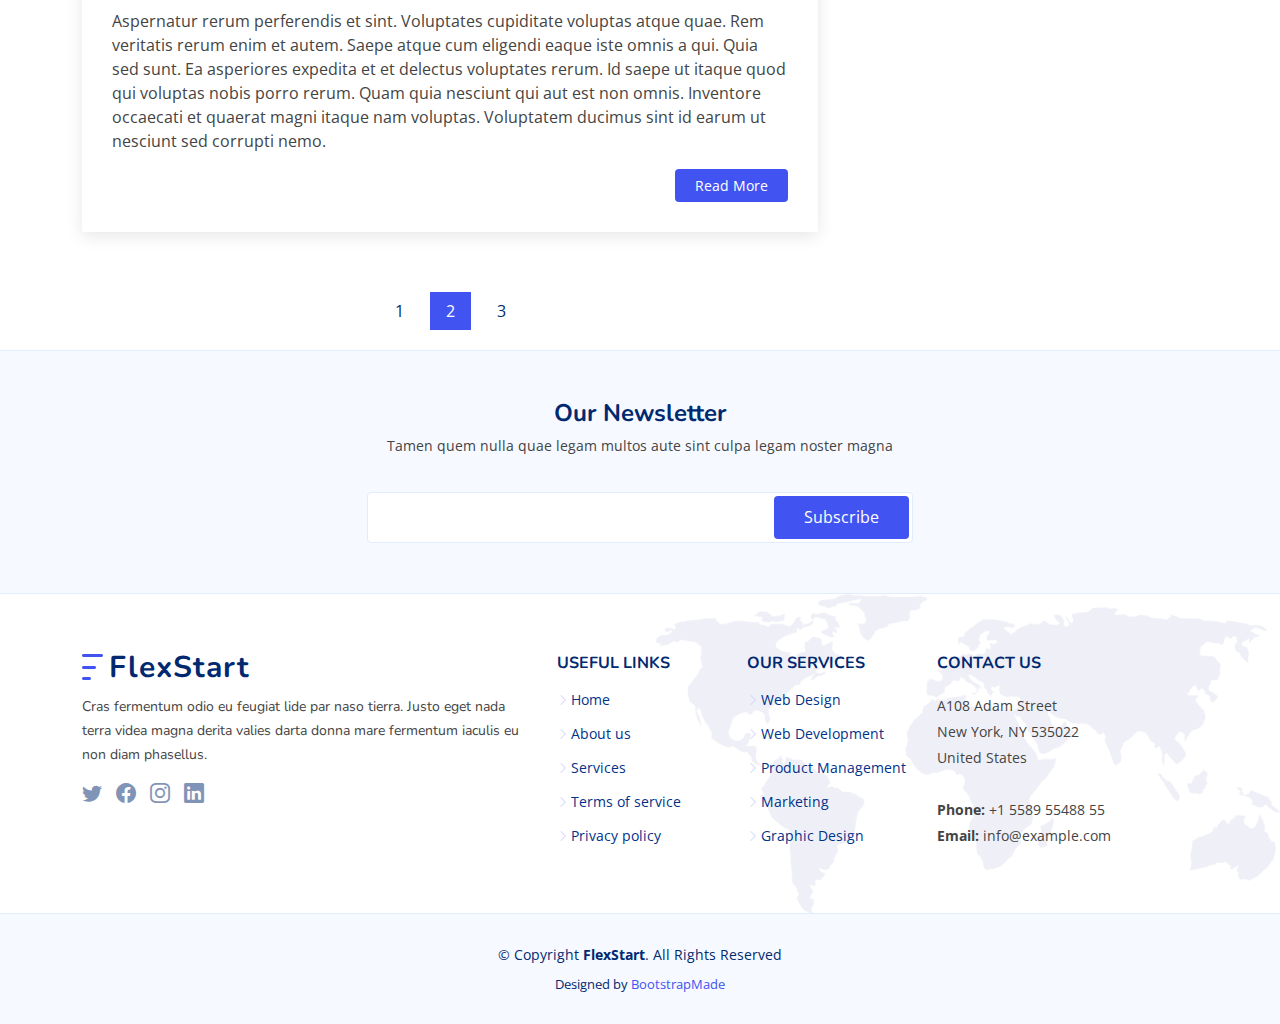
<file: blog.html>
<!DOCTYPE html>
<html lang="en">

<head>
  <meta charset="utf-8">
  <meta content="width=device-width, initial-scale=1.0" name="viewport">

  <title>Blog - FlexStart Bootstrap Template</title>
  <meta content="" name="description">
  <meta content="" name="keywords">

  <!-- Favicons -->
  <link href="assets/img/favicon.png" rel="icon">
  <link href="assets/img/apple-touch-icon.png" rel="apple-touch-icon">

  <!-- Google Fonts -->
  <link href="https://fonts.googleapis.com/css?family=Open+Sans:300,300i,400,400i,600,600i,700,700i|Nunito:300,300i,400,400i,600,600i,700,700i|Poppins:300,300i,400,400i,500,500i,600,600i,700,700i" rel="stylesheet">

  <!-- Vendor CSS Files -->
  <link href="assets/vendor/aos/aos.css" rel="stylesheet">
  <link href="assets/vendor/bootstrap/css/bootstrap.min.css" rel="stylesheet">
  <link href="assets/vendor/bootstrap-icons/bootstrap-icons.css" rel="stylesheet">
  <link href="assets/vendor/glightbox/css/glightbox.min.css" rel="stylesheet">
  <link href="assets/vendor/remixicon/remixicon.css" rel="stylesheet">
  <link href="assets/vendor/swiper/swiper-bundle.min.css" rel="stylesheet">

  <!-- Template Main CSS File -->
  <link href="assets/css/style.css" rel="stylesheet">

  <!-- =======================================================
  * Template Name: FlexStart
  * Updated: Sep 18 2023 with Bootstrap v5.3.2
  * Template URL: https://bootstrapmade.com/flexstart-bootstrap-startup-template/
  * Author: BootstrapMade.com
  * License: https://bootstrapmade.com/license/
  ======================================================== -->
</head>

<body>

  <!-- ======= Header ======= -->
  <header id="header" class="header fixed-top">
    <div class="container-fluid container-xl d-flex align-items-center justify-content-between">

      <a href="index.html" class="logo d-flex align-items-center">
        <img src="assets/img/logo.png" alt="">
        <span>FlexStart</span>
      </a>

      <nav id="navbar" class="navbar">
        <ul>
          <li><a class="nav-link scrollto " href="#hero">Home</a></li>
          <li><a class="nav-link scrollto" href="#about">About</a></li>
          <li><a class="nav-link scrollto" href="#services">Services</a></li>
          <li><a class="nav-link scrollto" href="#portfolio">Portfolio</a></li>
          <li><a class="nav-link scrollto" href="#team">Team</a></li>
          <li><a class="active" href="blog.html">Blog</a></li>
          <li class="dropdown"><a href="#"><span>Drop Down</span> <i class="bi bi-chevron-down"></i></a>
            <ul>
              <li><a href="#">Drop Down 1</a></li>
              <li class="dropdown"><a href="#"><span>Deep Drop Down</span> <i class="bi bi-chevron-right"></i></a>
                <ul>
                  <li><a href="#">Deep Drop Down 1</a></li>
                  <li><a href="#">Deep Drop Down 2</a></li>
                  <li><a href="#">Deep Drop Down 3</a></li>
                  <li><a href="#">Deep Drop Down 4</a></li>
                  <li><a href="#">Deep Drop Down 5</a></li>
                </ul>
              </li>
              <li><a href="#">Drop Down 2</a></li>
              <li><a href="#">Drop Down 3</a></li>
              <li><a href="#">Drop Down 4</a></li>
            </ul>
          </li>

          <li class="dropdown megamenu"><a href="#"><span>Mega Menu</span> <i class="bi bi-chevron-down"></i></a>
            <ul>
              <li>
                <a href="#">Column 1 link 1</a>
                <a href="#">Column 1 link 2</a>
                <a href="#">Column 1 link 3</a>
              </li>
              <li>
                <a href="#">Column 2 link 1</a>
                <a href="#">Column 2 link 2</a>
                <a href="#">Column 3 link 3</a>
              </li>
              <li>
                <a href="#">Column 3 link 1</a>
                <a href="#">Column 3 link 2</a>
                <a href="#">Column 3 link 3</a>
              </li>
              <li>
                <a href="#">Column 4 link 1</a>
                <a href="#">Column 4 link 2</a>
                <a href="#">Column 4 link 3</a>
              </li>
            </ul>
          </li>

          <li><a class="nav-link scrollto" href="#contact">Contact</a></li>
          <li><a class="getstarted scrollto" href="#about">Get Started</a></li>
        </ul>
        <i class="bi bi-list mobile-nav-toggle"></i>
      </nav><!-- .navbar -->

    </div>
  </header><!-- End Header -->

  <main id="main">

    <!-- ======= Breadcrumbs ======= -->
    <section class="breadcrumbs">
      <div class="container">

        <ol>
          <li><a href="index.html">Home</a></li>
          <li>Blog</li>
        </ol>
        <h2>Blog</h2>

      </div>
    </section><!-- End Breadcrumbs -->

    <!-- ======= Blog Section ======= -->
    <section id="blog" class="blog">
      <div class="container" data-aos="fade-up">

        <div class="row">

          <div class="col-lg-8 entries">

            <article class="entry">

              <div class="entry-img">
                <img src="assets/img/blog/blog-1.jpg" alt="" class="img-fluid">
              </div>

              <h2 class="entry-title">
                <a href="blog-single.html">Dolorum optio tempore voluptas dignissimos cumque fuga qui quibusdam quia</a>
              </h2>

              <div class="entry-meta">
                <ul>
                  <li class="d-flex align-items-center"><i class="bi bi-person"></i> <a href="blog-single.html">John Doe</a></li>
                  <li class="d-flex align-items-center"><i class="bi bi-clock"></i> <a href="blog-single.html"><time datetime="2020-01-01">Jan 1, 2020</time></a></li>
                  <li class="d-flex align-items-center"><i class="bi bi-chat-dots"></i> <a href="blog-single.html">12 Comments</a></li>
                </ul>
              </div>

              <div class="entry-content">
                <p>
                  Similique neque nam consequuntur ad non maxime aliquam quas. Quibusdam animi praesentium. Aliquam et laboriosam eius aut nostrum quidem aliquid dicta.
                  Et eveniet enim. Qui velit est ea dolorem doloremque deleniti aperiam unde soluta. Est cum et quod quos aut ut et sit sunt. Voluptate porro consequatur assumenda perferendis dolore.
                </p>
                <div class="read-more">
                  <a href="blog-single.html">Read More</a>
                </div>
              </div>

            </article><!-- End blog entry -->

            <article class="entry">

              <div class="entry-img">
                <img src="assets/img/blog/blog-2.jpg" alt="" class="img-fluid">
              </div>

              <h2 class="entry-title">
                <a href="blog-single.html">Nisi magni odit consequatur autem nulla dolorem</a>
              </h2>

              <div class="entry-meta">
                <ul>
                  <li class="d-flex align-items-center"><i class="bi bi-person"></i> <a href="blog-single.html">John Doe</a></li>
                  <li class="d-flex align-items-center"><i class="bi bi-clock"></i> <a href="blog-single.html"><time datetime="2020-01-01">Jan 1, 2020</time></a></li>
                  <li class="d-flex align-items-center"><i class="bi bi-chat-dots"></i> <a href="blog-single.html">12 Comments</a></li>
                </ul>
              </div>

              <div class="entry-content">
                <p>
                  Incidunt voluptate sit temporibus aperiam. Quia vitae aut sint ullam quis illum voluptatum et. Quo libero rerum voluptatem pariatur nam.
                  Ad impedit qui officiis est in non aliquid veniam laborum. Id ipsum qui aut. Sit aliquam et quia molestias laboriosam. Tempora nam odit omnis eum corrupti qui aliquid excepturi molestiae. Facilis et sint quos sed voluptas. Maxime sed tempore enim omnis non alias odio quos distinctio.
                </p>
                <div class="read-more">
                  <a href="blog-single.html">Read More</a>
                </div>
              </div>

            </article><!-- End blog entry -->

            <article class="entry">

              <div class="entry-img">
                <img src="assets/img/blog/blog-3.jpg" alt="" class="img-fluid">
              </div>

              <h2 class="entry-title">
                <a href="blog-single.html">Possimus soluta ut id suscipit ea ut. In quo quia et soluta libero sit sint.</a>
              </h2>

              <div class="entry-meta">
                <ul>
                  <li class="d-flex align-items-center"><i class="bi bi-person"></i> <a href="blog-single.html">John Doe</a></li>
                  <li class="d-flex align-items-center"><i class="bi bi-clock"></i> <a href="blog-single.html"><time datetime="2020-01-01">Jan 1, 2020</time></a></li>
                  <li class="d-flex align-items-center"><i class="bi bi-chat-dots"></i> <a href="blog-single.html">12 Comments</a></li>
                </ul>
              </div>

              <div class="entry-content">
                <p>
                  Aut iste neque ut illum qui perspiciatis similique recusandae non. Fugit autem dolorem labore omnis et. Eum temporibus fugiat voluptate enim tenetur sunt omnis.
                  Doloremque est saepe laborum aut. Ipsa cupiditate ex harum at recusandae nesciunt. Ut dolores velit.
                </p>
                <div class="read-more">
                  <a href="blog-single.html">Read More</a>
                </div>
              </div>

            </article><!-- End blog entry -->

            <article class="entry">

              <div class="entry-img">
                <img src="assets/img/blog/blog-4.jpg" alt="" class="img-fluid">
              </div>

              <h2 class="entry-title">
                <a href="blog-single.html">Non rem rerum nam cum quo minus. Dolor distinctio deleniti explicabo eius exercitationem.</a>
              </h2>

              <div class="entry-meta">
                <ul>
                  <li class="d-flex align-items-center"><i class="bi bi-person"></i> <a href="blog-single.html">John Doe</a></li>
                  <li class="d-flex align-items-center"><i class="bi bi-clock"></i> <a href="blog-single.html"><time datetime="2020-01-01">Jan 1, 2020</time></a></li>
                  <li class="d-flex align-items-center"><i class="bi bi-chat-dots"></i> <a href="blog-single.html">12 Comments</a></li>
                </ul>
              </div>

              <div class="entry-content">
                <p>
                  Aspernatur rerum perferendis et sint. Voluptates cupiditate voluptas atque quae. Rem veritatis rerum enim et autem. Saepe atque cum eligendi eaque iste omnis a qui.
                  Quia sed sunt. Ea asperiores expedita et et delectus voluptates rerum. Id saepe ut itaque quod qui voluptas nobis porro rerum. Quam quia nesciunt qui aut est non omnis. Inventore occaecati et quaerat magni itaque nam voluptas. Voluptatem ducimus sint id earum ut nesciunt sed corrupti nemo.
                </p>
                <div class="read-more">
                  <a href="blog-single.html">Read More</a>
                </div>
              </div>

            </article><!-- End blog entry -->

            <div class="blog-pagination">
              <ul class="justify-content-center">
                <li><a href="#">1</a></li>
                <li class="active"><a href="#">2</a></li>
                <li><a href="#">3</a></li>
              </ul>
            </div>

          </div><!-- End blog entries list -->

          <div class="col-lg-4">

            <div class="sidebar">

              <h3 class="sidebar-title">Search</h3>
              <div class="sidebar-item search-form">
                <form action="">
                  <input type="text">
                  <button type="submit"><i class="bi bi-search"></i></button>
                </form>
              </div><!-- End sidebar search formn-->

              <h3 class="sidebar-title">Categories</h3>
              <div class="sidebar-item categories">
                <ul>
                  <li><a href="#">General <span>(25)</span></a></li>
                  <li><a href="#">Lifestyle <span>(12)</span></a></li>
                  <li><a href="#">Travel <span>(5)</span></a></li>
                  <li><a href="#">Design <span>(22)</span></a></li>
                  <li><a href="#">Creative <span>(8)</span></a></li>
                  <li><a href="#">Educaion <span>(14)</span></a></li>
                </ul>
              </div><!-- End sidebar categories-->

              <h3 class="sidebar-title">Recent Posts</h3>
              <div class="sidebar-item recent-posts">
                <div class="post-item clearfix">
                  <img src="assets/img/blog/blog-recent-1.jpg" alt="">
                  <h4><a href="blog-single.html">Nihil blanditiis at in nihil autem</a></h4>
                  <time datetime="2020-01-01">Jan 1, 2020</time>
                </div>

                <div class="post-item clearfix">
                  <img src="assets/img/blog/blog-recent-2.jpg" alt="">
                  <h4><a href="blog-single.html">Quidem autem et impedit</a></h4>
                  <time datetime="2020-01-01">Jan 1, 2020</time>
                </div>

                <div class="post-item clearfix">
                  <img src="assets/img/blog/blog-recent-3.jpg" alt="">
                  <h4><a href="blog-single.html">Id quia et et ut maxime similique occaecati ut</a></h4>
                  <time datetime="2020-01-01">Jan 1, 2020</time>
                </div>

                <div class="post-item clearfix">
                  <img src="assets/img/blog/blog-recent-4.jpg" alt="">
                  <h4><a href="blog-single.html">Laborum corporis quo dara net para</a></h4>
                  <time datetime="2020-01-01">Jan 1, 2020</time>
                </div>

                <div class="post-item clearfix">
                  <img src="assets/img/blog/blog-recent-5.jpg" alt="">
                  <h4><a href="blog-single.html">Et dolores corrupti quae illo quod dolor</a></h4>
                  <time datetime="2020-01-01">Jan 1, 2020</time>
                </div>

              </div><!-- End sidebar recent posts-->

              <h3 class="sidebar-title">Tags</h3>
              <div class="sidebar-item tags">
                <ul>
                  <li><a href="#">App</a></li>
                  <li><a href="#">IT</a></li>
                  <li><a href="#">Business</a></li>
                  <li><a href="#">Mac</a></li>
                  <li><a href="#">Design</a></li>
                  <li><a href="#">Office</a></li>
                  <li><a href="#">Creative</a></li>
                  <li><a href="#">Studio</a></li>
                  <li><a href="#">Smart</a></li>
                  <li><a href="#">Tips</a></li>
                  <li><a href="#">Marketing</a></li>
                </ul>
              </div><!-- End sidebar tags-->

            </div><!-- End sidebar -->

          </div><!-- End blog sidebar -->

        </div>

      </div>
    </section><!-- End Blog Section -->

  </main><!-- End #main -->

  <!-- ======= Footer ======= -->
  <footer id="footer" class="footer">

    <div class="footer-newsletter">
      <div class="container">
        <div class="row justify-content-center">
          <div class="col-lg-12 text-center">
            <h4>Our Newsletter</h4>
            <p>Tamen quem nulla quae legam multos aute sint culpa legam noster magna</p>
          </div>
          <div class="col-lg-6">
            <form action="" method="post">
              <input type="email" name="email"><input type="submit" value="Subscribe">
            </form>
          </div>
        </div>
      </div>
    </div>

    <div class="footer-top">
      <div class="container">
        <div class="row gy-4">
          <div class="col-lg-5 col-md-12 footer-info">
            <a href="index.html" class="logo d-flex align-items-center">
              <img src="assets/img/logo.png" alt="">
              <span>FlexStart</span>
            </a>
            <p>Cras fermentum odio eu feugiat lide par naso tierra. Justo eget nada terra videa magna derita valies darta donna mare fermentum iaculis eu non diam phasellus.</p>
            <div class="social-links mt-3">
              <a href="#" class="twitter"><i class="bi bi-twitter"></i></a>
              <a href="#" class="facebook"><i class="bi bi-facebook"></i></a>
              <a href="#" class="instagram"><i class="bi bi-instagram"></i></a>
              <a href="#" class="linkedin"><i class="bi bi-linkedin"></i></a>
            </div>
          </div>

          <div class="col-lg-2 col-6 footer-links">
            <h4>Useful Links</h4>
            <ul>
              <li><i class="bi bi-chevron-right"></i> <a href="#">Home</a></li>
              <li><i class="bi bi-chevron-right"></i> <a href="#">About us</a></li>
              <li><i class="bi bi-chevron-right"></i> <a href="#">Services</a></li>
              <li><i class="bi bi-chevron-right"></i> <a href="#">Terms of service</a></li>
              <li><i class="bi bi-chevron-right"></i> <a href="#">Privacy policy</a></li>
            </ul>
          </div>

          <div class="col-lg-2 col-6 footer-links">
            <h4>Our Services</h4>
            <ul>
              <li><i class="bi bi-chevron-right"></i> <a href="#">Web Design</a></li>
              <li><i class="bi bi-chevron-right"></i> <a href="#">Web Development</a></li>
              <li><i class="bi bi-chevron-right"></i> <a href="#">Product Management</a></li>
              <li><i class="bi bi-chevron-right"></i> <a href="#">Marketing</a></li>
              <li><i class="bi bi-chevron-right"></i> <a href="#">Graphic Design</a></li>
            </ul>
          </div>

          <div class="col-lg-3 col-md-12 footer-contact text-center text-md-start">
            <h4>Contact Us</h4>
            <p>
              A108 Adam Street <br>
              New York, NY 535022<br>
              United States <br><br>
              <strong>Phone:</strong> +1 5589 55488 55<br>
              <strong>Email:</strong> info@example.com<br>
            </p>

          </div>

        </div>
      </div>
    </div>

    <div class="container">
      <div class="copyright">
        &copy; Copyright <strong><span>FlexStart</span></strong>. All Rights Reserved
      </div>
      <div class="credits">
        <!-- All the links in the footer should remain intact. -->
        <!-- You can delete the links only if you purchased the pro version. -->
        <!-- Licensing information: https://bootstrapmade.com/license/ -->
        <!-- Purchase the pro version with working PHP/AJAX contact form: https://bootstrapmade.com/flexstart-bootstrap-startup-template/ -->
        Designed by <a href="https://bootstrapmade.com/">BootstrapMade</a>
      </div>
    </div>
  </footer><!-- End Footer -->

  <a href="#" class="back-to-top d-flex align-items-center justify-content-center"><i class="bi bi-arrow-up-short"></i></a>

  <!-- Vendor JS Files -->
  <script src="assets/vendor/purecounter/purecounter_vanilla.js"></script>
  <script src="assets/vendor/aos/aos.js"></script>
  <script src="assets/vendor/bootstrap/js/bootstrap.bundle.min.js"></script>
  <script src="assets/vendor/glightbox/js/glightbox.min.js"></script>
  <script src="assets/vendor/isotope-layout/isotope.pkgd.min.js"></script>
  <script src="assets/vendor/swiper/swiper-bundle.min.js"></script>
  <script src="assets/vendor/php-email-form/validate.js"></script>

  <!-- Template Main JS File -->
  <script src="assets/js/main.js"></script>

</body>

</html>
</file>
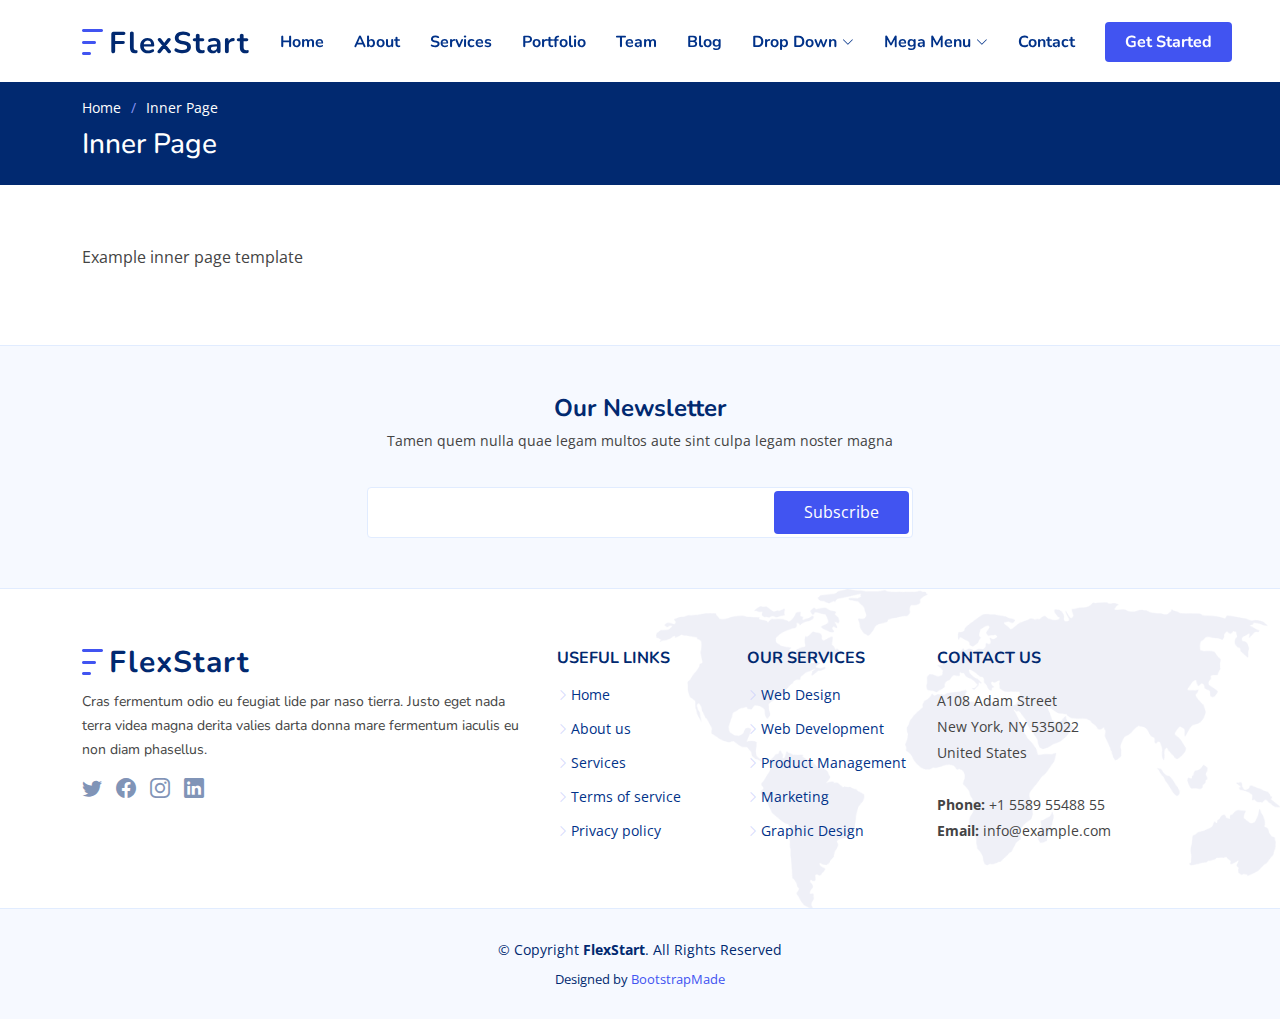
<file: inner-page.html>
<!DOCTYPE html>
<html lang="en">

<head>
  <meta charset="utf-8">
  <meta content="width=device-width, initial-scale=1.0" name="viewport">

  <title>Inner Page - FlexStart Bootstrap Template</title>
  <meta content="" name="description">
  <meta content="" name="keywords">

  <!-- Favicons -->
  <link href="assets/img/favicon.png" rel="icon">
  <link href="assets/img/apple-touch-icon.png" rel="apple-touch-icon">

  <!-- Google Fonts -->
  <link href="https://fonts.googleapis.com/css?family=Open+Sans:300,300i,400,400i,600,600i,700,700i|Nunito:300,300i,400,400i,600,600i,700,700i|Poppins:300,300i,400,400i,500,500i,600,600i,700,700i" rel="stylesheet">

  <!-- Vendor CSS Files -->
  <link href="assets/vendor/aos/aos.css" rel="stylesheet">
  <link href="assets/vendor/bootstrap/css/bootstrap.min.css" rel="stylesheet">
  <link href="assets/vendor/bootstrap-icons/bootstrap-icons.css" rel="stylesheet">
  <link href="assets/vendor/glightbox/css/glightbox.min.css" rel="stylesheet">
  <link href="assets/vendor/remixicon/remixicon.css" rel="stylesheet">
  <link href="assets/vendor/swiper/swiper-bundle.min.css" rel="stylesheet">

  <!-- Template Main CSS File -->
  <link href="assets/css/style.css" rel="stylesheet">

  <!-- =======================================================
  * Template Name: FlexStart
  * Updated: Sep 18 2023 with Bootstrap v5.3.2
  * Template URL: https://bootstrapmade.com/flexstart-bootstrap-startup-template/
  * Author: BootstrapMade.com
  * License: https://bootstrapmade.com/license/
  ======================================================== -->
</head>

<body>

  <!-- ======= Header ======= -->
  <header id="header" class="header fixed-top">
    <div class="container-fluid container-xl d-flex align-items-center justify-content-between">

      <a href="index.html" class="logo d-flex align-items-center">
        <img src="assets/img/logo.png" alt="">
        <span>FlexStart</span>
      </a>

      <nav id="navbar" class="navbar">
        <ul>
          <li><a class="nav-link scrollto " href="#hero">Home</a></li>
          <li><a class="nav-link scrollto" href="#about">About</a></li>
          <li><a class="nav-link scrollto" href="#services">Services</a></li>
          <li><a class="nav-link scrollto" href="#portfolio">Portfolio</a></li>
          <li><a class="nav-link scrollto" href="#team">Team</a></li>
          <li><a href="blog.html">Blog</a></li>
          <li class="dropdown"><a href="#"><span>Drop Down</span> <i class="bi bi-chevron-down"></i></a>
            <ul>
              <li><a href="#">Drop Down 1</a></li>
              <li class="dropdown"><a href="#"><span>Deep Drop Down</span> <i class="bi bi-chevron-right"></i></a>
                <ul>
                  <li><a href="#">Deep Drop Down 1</a></li>
                  <li><a href="#">Deep Drop Down 2</a></li>
                  <li><a href="#">Deep Drop Down 3</a></li>
                  <li><a href="#">Deep Drop Down 4</a></li>
                  <li><a href="#">Deep Drop Down 5</a></li>
                </ul>
              </li>
              <li><a href="#">Drop Down 2</a></li>
              <li><a href="#">Drop Down 3</a></li>
              <li><a href="#">Drop Down 4</a></li>
            </ul>
          </li>

          <li class="dropdown megamenu"><a href="#"><span>Mega Menu</span> <i class="bi bi-chevron-down"></i></a>
            <ul>
              <li>
                <a href="#">Column 1 link 1</a>
                <a href="#">Column 1 link 2</a>
                <a href="#">Column 1 link 3</a>
              </li>
              <li>
                <a href="#">Column 2 link 1</a>
                <a href="#">Column 2 link 2</a>
                <a href="#">Column 3 link 3</a>
              </li>
              <li>
                <a href="#">Column 3 link 1</a>
                <a href="#">Column 3 link 2</a>
                <a href="#">Column 3 link 3</a>
              </li>
              <li>
                <a href="#">Column 4 link 1</a>
                <a href="#">Column 4 link 2</a>
                <a href="#">Column 4 link 3</a>
              </li>
            </ul>
          </li>

          <li><a class="nav-link scrollto" href="#contact">Contact</a></li>
          <li><a class="getstarted scrollto" href="#about">Get Started</a></li>
        </ul>
        <i class="bi bi-list mobile-nav-toggle"></i>
      </nav><!-- .navbar -->

    </div>
  </header><!-- End Header -->

  <main id="main">

    <!-- ======= Breadcrumbs ======= -->
    <section class="breadcrumbs">
      <div class="container">

        <ol>
          <li><a href="index.html">Home</a></li>
          <li>Inner Page</li>
        </ol>
        <h2>Inner Page</h2>

      </div>
    </section><!-- End Breadcrumbs -->

    <section class="inner-page">
      <div class="container">
        <p>
          Example inner page template
        </p>
      </div>
    </section>

  </main><!-- End #main -->

  <!-- ======= Footer ======= -->
  <footer id="footer" class="footer">

    <div class="footer-newsletter">
      <div class="container">
        <div class="row justify-content-center">
          <div class="col-lg-12 text-center">
            <h4>Our Newsletter</h4>
            <p>Tamen quem nulla quae legam multos aute sint culpa legam noster magna</p>
          </div>
          <div class="col-lg-6">
            <form action="" method="post">
              <input type="email" name="email"><input type="submit" value="Subscribe">
            </form>
          </div>
        </div>
      </div>
    </div>

    <div class="footer-top">
      <div class="container">
        <div class="row gy-4">
          <div class="col-lg-5 col-md-12 footer-info">
            <a href="index.html" class="logo d-flex align-items-center">
              <img src="assets/img/logo.png" alt="">
              <span>FlexStart</span>
            </a>
            <p>Cras fermentum odio eu feugiat lide par naso tierra. Justo eget nada terra videa magna derita valies darta donna mare fermentum iaculis eu non diam phasellus.</p>
            <div class="social-links mt-3">
              <a href="#" class="twitter"><i class="bi bi-twitter"></i></a>
              <a href="#" class="facebook"><i class="bi bi-facebook"></i></a>
              <a href="#" class="instagram"><i class="bi bi-instagram"></i></a>
              <a href="#" class="linkedin"><i class="bi bi-linkedin"></i></a>
            </div>
          </div>

          <div class="col-lg-2 col-6 footer-links">
            <h4>Useful Links</h4>
            <ul>
              <li><i class="bi bi-chevron-right"></i> <a href="#">Home</a></li>
              <li><i class="bi bi-chevron-right"></i> <a href="#">About us</a></li>
              <li><i class="bi bi-chevron-right"></i> <a href="#">Services</a></li>
              <li><i class="bi bi-chevron-right"></i> <a href="#">Terms of service</a></li>
              <li><i class="bi bi-chevron-right"></i> <a href="#">Privacy policy</a></li>
            </ul>
          </div>

          <div class="col-lg-2 col-6 footer-links">
            <h4>Our Services</h4>
            <ul>
              <li><i class="bi bi-chevron-right"></i> <a href="#">Web Design</a></li>
              <li><i class="bi bi-chevron-right"></i> <a href="#">Web Development</a></li>
              <li><i class="bi bi-chevron-right"></i> <a href="#">Product Management</a></li>
              <li><i class="bi bi-chevron-right"></i> <a href="#">Marketing</a></li>
              <li><i class="bi bi-chevron-right"></i> <a href="#">Graphic Design</a></li>
            </ul>
          </div>

          <div class="col-lg-3 col-md-12 footer-contact text-center text-md-start">
            <h4>Contact Us</h4>
            <p>
              A108 Adam Street <br>
              New York, NY 535022<br>
              United States <br><br>
              <strong>Phone:</strong> +1 5589 55488 55<br>
              <strong>Email:</strong> info@example.com<br>
            </p>

          </div>

        </div>
      </div>
    </div>

    <div class="container">
      <div class="copyright">
        &copy; Copyright <strong><span>FlexStart</span></strong>. All Rights Reserved
      </div>
      <div class="credits">
        <!-- All the links in the footer should remain intact. -->
        <!-- You can delete the links only if you purchased the pro version. -->
        <!-- Licensing information: https://bootstrapmade.com/license/ -->
        <!-- Purchase the pro version with working PHP/AJAX contact form: https://bootstrapmade.com/flexstart-bootstrap-startup-template/ -->
        Designed by <a href="https://bootstrapmade.com/">BootstrapMade</a>
      </div>
    </div>
  </footer><!-- End Footer -->

  <a href="#" class="back-to-top d-flex align-items-center justify-content-center"><i class="bi bi-arrow-up-short"></i></a>

  <!-- Vendor JS Files -->
  <script src="assets/vendor/purecounter/purecounter_vanilla.js"></script>
  <script src="assets/vendor/aos/aos.js"></script>
  <script src="assets/vendor/bootstrap/js/bootstrap.bundle.min.js"></script>
  <script src="assets/vendor/glightbox/js/glightbox.min.js"></script>
  <script src="assets/vendor/isotope-layout/isotope.pkgd.min.js"></script>
  <script src="assets/vendor/swiper/swiper-bundle.min.js"></script>
  <script src="assets/vendor/php-email-form/validate.js"></script>

  <!-- Template Main JS File -->
  <script src="assets/js/main.js"></script>

</body>

</html>
</file>
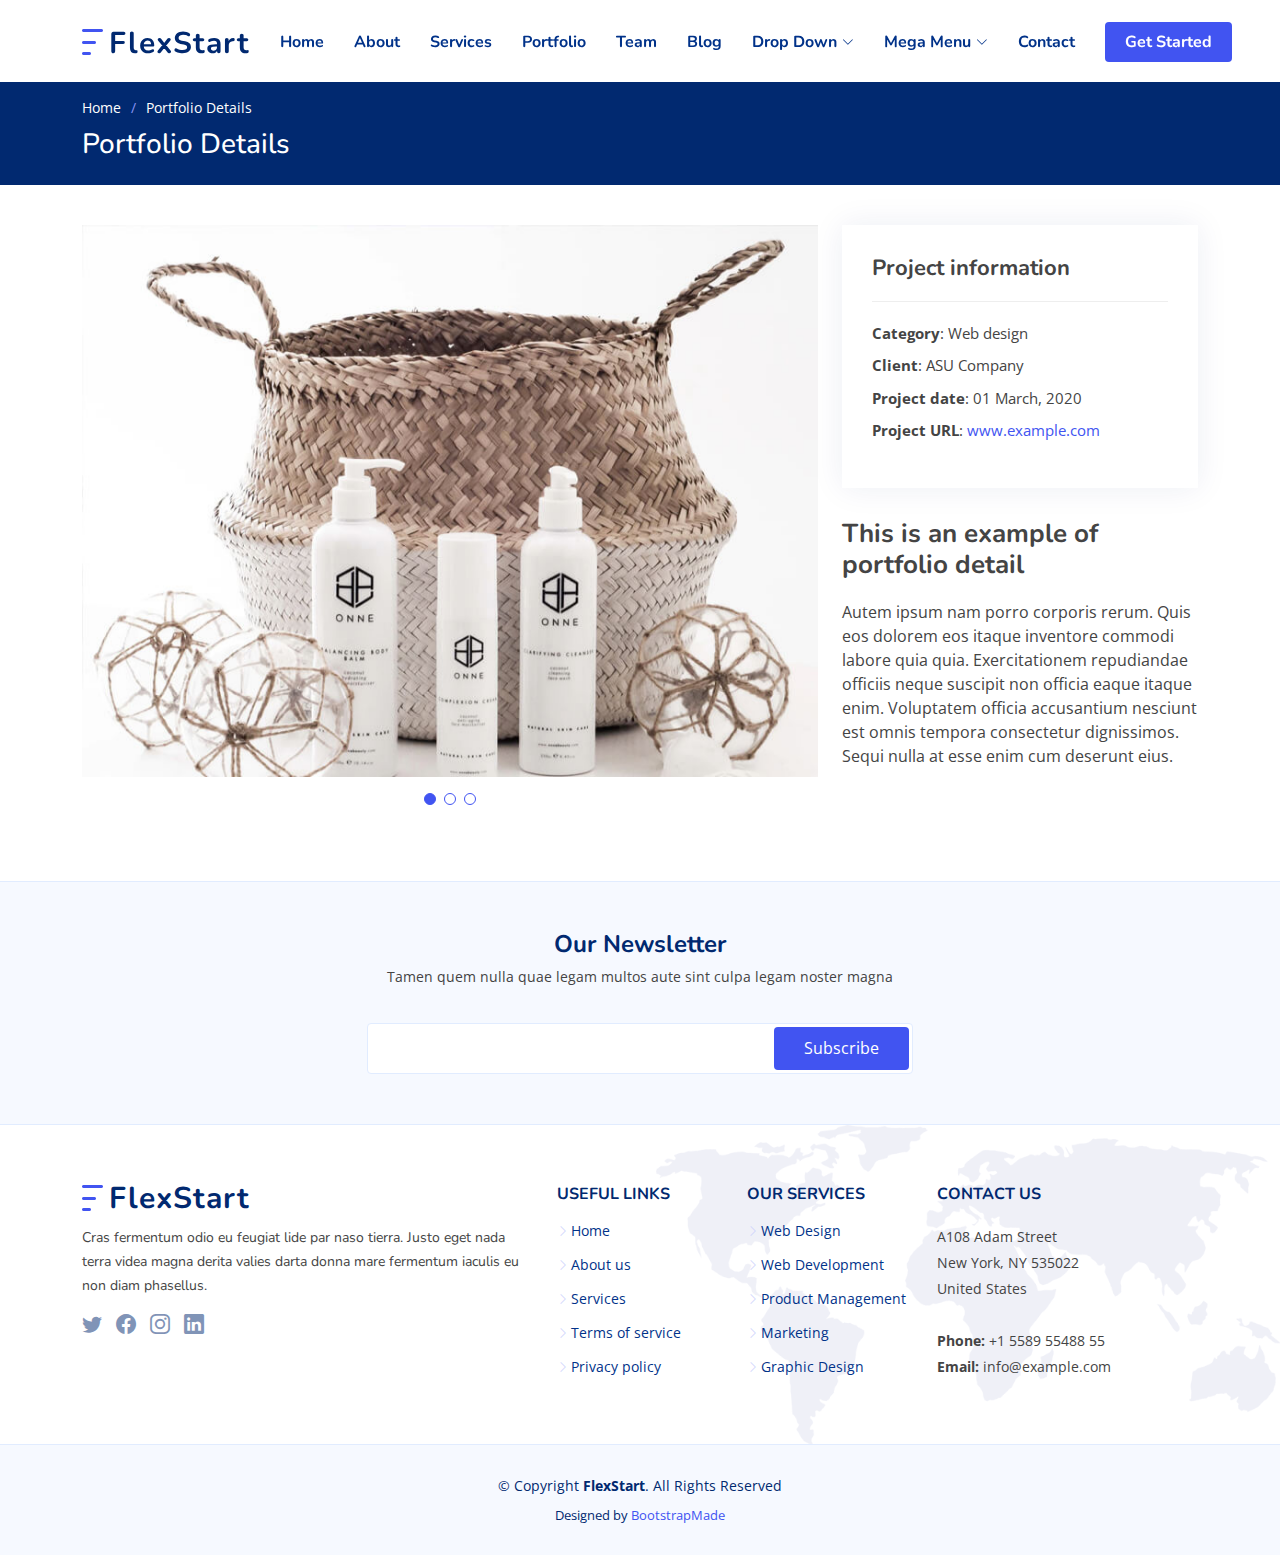
<file: portfolio-details.html>
<!DOCTYPE html>
<html lang="en">

<head>
  <meta charset="utf-8">
  <meta content="width=device-width, initial-scale=1.0" name="viewport">

  <title>Portfolio Details - FlexStart Bootstrap Template</title>
  <meta content="" name="description">
  <meta content="" name="keywords">

  <!-- Favicons -->
  <link href="assets/img/favicon.png" rel="icon">
  <link href="assets/img/apple-touch-icon.png" rel="apple-touch-icon">

  <!-- Google Fonts -->
  <link href="https://fonts.googleapis.com/css?family=Open+Sans:300,300i,400,400i,600,600i,700,700i|Nunito:300,300i,400,400i,600,600i,700,700i|Poppins:300,300i,400,400i,500,500i,600,600i,700,700i" rel="stylesheet">

  <!-- Vendor CSS Files -->
  <link href="assets/vendor/aos/aos.css" rel="stylesheet">
  <link href="assets/vendor/bootstrap/css/bootstrap.min.css" rel="stylesheet">
  <link href="assets/vendor/bootstrap-icons/bootstrap-icons.css" rel="stylesheet">
  <link href="assets/vendor/glightbox/css/glightbox.min.css" rel="stylesheet">
  <link href="assets/vendor/remixicon/remixicon.css" rel="stylesheet">
  <link href="assets/vendor/swiper/swiper-bundle.min.css" rel="stylesheet">

  <!-- Template Main CSS File -->
  <link href="assets/css/style.css" rel="stylesheet">

  <!-- =======================================================
  * Template Name: FlexStart
  * Updated: Sep 18 2023 with Bootstrap v5.3.2
  * Template URL: https://bootstrapmade.com/flexstart-bootstrap-startup-template/
  * Author: BootstrapMade.com
  * License: https://bootstrapmade.com/license/
  ======================================================== -->
</head>

<body>

  <!-- ======= Header ======= -->
  <header id="header" class="header fixed-top">
    <div class="container-fluid container-xl d-flex align-items-center justify-content-between">

      <a href="index.html" class="logo d-flex align-items-center">
        <img src="assets/img/logo.png" alt="">
        <span>FlexStart</span>
      </a>

      <nav id="navbar" class="navbar">
        <ul>
          <li><a class="nav-link scrollto " href="#hero">Home</a></li>
          <li><a class="nav-link scrollto" href="#about">About</a></li>
          <li><a class="nav-link scrollto" href="#services">Services</a></li>
          <li><a class="nav-link scrollto" href="#portfolio">Portfolio</a></li>
          <li><a class="nav-link scrollto" href="#team">Team</a></li>
          <li><a href="blog.html">Blog</a></li>
          <li class="dropdown"><a href="#"><span>Drop Down</span> <i class="bi bi-chevron-down"></i></a>
            <ul>
              <li><a href="#">Drop Down 1</a></li>
              <li class="dropdown"><a href="#"><span>Deep Drop Down</span> <i class="bi bi-chevron-right"></i></a>
                <ul>
                  <li><a href="#">Deep Drop Down 1</a></li>
                  <li><a href="#">Deep Drop Down 2</a></li>
                  <li><a href="#">Deep Drop Down 3</a></li>
                  <li><a href="#">Deep Drop Down 4</a></li>
                  <li><a href="#">Deep Drop Down 5</a></li>
                </ul>
              </li>
              <li><a href="#">Drop Down 2</a></li>
              <li><a href="#">Drop Down 3</a></li>
              <li><a href="#">Drop Down 4</a></li>
            </ul>
          </li>

          <li class="dropdown megamenu"><a href="#"><span>Mega Menu</span> <i class="bi bi-chevron-down"></i></a>
            <ul>
              <li>
                <a href="#">Column 1 link 1</a>
                <a href="#">Column 1 link 2</a>
                <a href="#">Column 1 link 3</a>
              </li>
              <li>
                <a href="#">Column 2 link 1</a>
                <a href="#">Column 2 link 2</a>
                <a href="#">Column 3 link 3</a>
              </li>
              <li>
                <a href="#">Column 3 link 1</a>
                <a href="#">Column 3 link 2</a>
                <a href="#">Column 3 link 3</a>
              </li>
              <li>
                <a href="#">Column 4 link 1</a>
                <a href="#">Column 4 link 2</a>
                <a href="#">Column 4 link 3</a>
              </li>
            </ul>
          </li>

          <li><a class="nav-link scrollto" href="#contact">Contact</a></li>
          <li><a class="getstarted scrollto" href="#about">Get Started</a></li>
        </ul>
        <i class="bi bi-list mobile-nav-toggle"></i>
      </nav><!-- .navbar -->

    </div>
  </header><!-- End Header -->

  <main id="main">

    <!-- ======= Breadcrumbs ======= -->
    <section class="breadcrumbs">
      <div class="container">

        <ol>
          <li><a href="index.html">Home</a></li>
          <li>Portfolio Details</li>
        </ol>
        <h2>Portfolio Details</h2>

      </div>
    </section><!-- End Breadcrumbs -->

    <!-- ======= Portfolio Details Section ======= -->
    <section id="portfolio-details" class="portfolio-details">
      <div class="container">

        <div class="row gy-4">

          <div class="col-lg-8">
            <div class="portfolio-details-slider swiper">
              <div class="swiper-wrapper align-items-center">

                <div class="swiper-slide">
                  <img src="assets/img/portfolio/portfolio-1.jpg" alt="">
                </div>

                <div class="swiper-slide">
                  <img src="assets/img/portfolio/portfolio-2.jpg" alt="">
                </div>

                <div class="swiper-slide">
                  <img src="assets/img/portfolio/portfolio-3.jpg" alt="">
                </div>

              </div>
              <div class="swiper-pagination"></div>
            </div>
          </div>

          <div class="col-lg-4">
            <div class="portfolio-info">
              <h3>Project information</h3>
              <ul>
                <li><strong>Category</strong>: Web design</li>
                <li><strong>Client</strong>: ASU Company</li>
                <li><strong>Project date</strong>: 01 March, 2020</li>
                <li><strong>Project URL</strong>: <a href="#">www.example.com</a></li>
              </ul>
            </div>
            <div class="portfolio-description">
              <h2>This is an example of portfolio detail</h2>
              <p>
                Autem ipsum nam porro corporis rerum. Quis eos dolorem eos itaque inventore commodi labore quia quia. Exercitationem repudiandae officiis neque suscipit non officia eaque itaque enim. Voluptatem officia accusantium nesciunt est omnis tempora consectetur dignissimos. Sequi nulla at esse enim cum deserunt eius.
              </p>
            </div>
          </div>

        </div>

      </div>
    </section><!-- End Portfolio Details Section -->

  </main><!-- End #main -->

  <!-- ======= Footer ======= -->
  <footer id="footer" class="footer">

    <div class="footer-newsletter">
      <div class="container">
        <div class="row justify-content-center">
          <div class="col-lg-12 text-center">
            <h4>Our Newsletter</h4>
            <p>Tamen quem nulla quae legam multos aute sint culpa legam noster magna</p>
          </div>
          <div class="col-lg-6">
            <form action="" method="post">
              <input type="email" name="email"><input type="submit" value="Subscribe">
            </form>
          </div>
        </div>
      </div>
    </div>

    <div class="footer-top">
      <div class="container">
        <div class="row gy-4">
          <div class="col-lg-5 col-md-12 footer-info">
            <a href="index.html" class="logo d-flex align-items-center">
              <img src="assets/img/logo.png" alt="">
              <span>FlexStart</span>
            </a>
            <p>Cras fermentum odio eu feugiat lide par naso tierra. Justo eget nada terra videa magna derita valies darta donna mare fermentum iaculis eu non diam phasellus.</p>
            <div class="social-links mt-3">
              <a href="#" class="twitter"><i class="bi bi-twitter"></i></a>
              <a href="#" class="facebook"><i class="bi bi-facebook"></i></a>
              <a href="#" class="instagram"><i class="bi bi-instagram"></i></a>
              <a href="#" class="linkedin"><i class="bi bi-linkedin"></i></a>
            </div>
          </div>

          <div class="col-lg-2 col-6 footer-links">
            <h4>Useful Links</h4>
            <ul>
              <li><i class="bi bi-chevron-right"></i> <a href="#">Home</a></li>
              <li><i class="bi bi-chevron-right"></i> <a href="#">About us</a></li>
              <li><i class="bi bi-chevron-right"></i> <a href="#">Services</a></li>
              <li><i class="bi bi-chevron-right"></i> <a href="#">Terms of service</a></li>
              <li><i class="bi bi-chevron-right"></i> <a href="#">Privacy policy</a></li>
            </ul>
          </div>

          <div class="col-lg-2 col-6 footer-links">
            <h4>Our Services</h4>
            <ul>
              <li><i class="bi bi-chevron-right"></i> <a href="#">Web Design</a></li>
              <li><i class="bi bi-chevron-right"></i> <a href="#">Web Development</a></li>
              <li><i class="bi bi-chevron-right"></i> <a href="#">Product Management</a></li>
              <li><i class="bi bi-chevron-right"></i> <a href="#">Marketing</a></li>
              <li><i class="bi bi-chevron-right"></i> <a href="#">Graphic Design</a></li>
            </ul>
          </div>

          <div class="col-lg-3 col-md-12 footer-contact text-center text-md-start">
            <h4>Contact Us</h4>
            <p>
              A108 Adam Street <br>
              New York, NY 535022<br>
              United States <br><br>
              <strong>Phone:</strong> +1 5589 55488 55<br>
              <strong>Email:</strong> info@example.com<br>
            </p>

          </div>

        </div>
      </div>
    </div>

    <div class="container">
      <div class="copyright">
        &copy; Copyright <strong><span>FlexStart</span></strong>. All Rights Reserved
      </div>
      <div class="credits">
        <!-- All the links in the footer should remain intact. -->
        <!-- You can delete the links only if you purchased the pro version. -->
        <!-- Licensing information: https://bootstrapmade.com/license/ -->
        <!-- Purchase the pro version with working PHP/AJAX contact form: https://bootstrapmade.com/flexstart-bootstrap-startup-template/ -->
        Designed by <a href="https://bootstrapmade.com/">BootstrapMade</a>
      </div>
    </div>
  </footer><!-- End Footer -->

  <a href="#" class="back-to-top d-flex align-items-center justify-content-center"><i class="bi bi-arrow-up-short"></i></a>

  <!-- Vendor JS Files -->
  <script src="assets/vendor/purecounter/purecounter_vanilla.js"></script>
  <script src="assets/vendor/aos/aos.js"></script>
  <script src="assets/vendor/bootstrap/js/bootstrap.bundle.min.js"></script>
  <script src="assets/vendor/glightbox/js/glightbox.min.js"></script>
  <script src="assets/vendor/isotope-layout/isotope.pkgd.min.js"></script>
  <script src="assets/vendor/swiper/swiper-bundle.min.js"></script>
  <script src="assets/vendor/php-email-form/validate.js"></script>

  <!-- Template Main JS File -->
  <script src="assets/js/main.js"></script>

</body>

</html>
</file>
<file: assets/css/style.css>
/**
* Template Name: FlexStart
* Updated: Sep 18 2023 with Bootstrap v5.3.2
* Template URL: https://bootstrapmade.com/flexstart-bootstrap-startup-template/
* Author: BootstrapMade.com
* License: https://bootstrapmade.com/license/
*/

/*--------------------------------------------------------------
# General
--------------------------------------------------------------*/
:root {
  scroll-behavior: smooth;
}

body {
  font-family: "Open Sans", sans-serif;
  color: #444444;
}

a {
  color: #4154f1;
  text-decoration: none;
}

a:hover {
  color: #717ff5;
  text-decoration: none;
}

h1,
h2,
h3,
h4,
h5,
h6 {
  font-family: "Nunito", sans-serif;
}

/*--------------------------------------------------------------
# Sections
--------------------------------------------------------------*/
section {
  padding: 60px 0;
  overflow: hidden;
}

.section-header {
  text-align: center;
  padding-bottom: 40px;
}

.section-header h2 {
  font-size: 13px;
  letter-spacing: 1px;
  font-weight: 700;
  margin: 0;
  color: #4154f1;
  text-transform: uppercase;
}

.section-header p {
  margin: 10px 0 0 0;
  padding: 0;
  font-size: 38px;
  line-height: 42px;
  font-weight: 700;
  color: #012970;
}

@media (max-width: 768px) {
  .section-header p {
    font-size: 28px;
    line-height: 32px;
  }
}

/*--------------------------------------------------------------
# Breadcrumbs
--------------------------------------------------------------*/
.breadcrumbs {
  padding: 15px 0;
  background: #012970;
  min-height: 40px;
  margin-top: 82px;
  color: #fff;
}

@media (max-width: 992px) {
  .breadcrumbs {
    margin-top: 57px;
  }
}

.breadcrumbs h2 {
  font-size: 28px;
  font-weight: 500;
}

.breadcrumbs ol {
  display: flex;
  flex-wrap: wrap;
  list-style: none;
  padding: 0 0 10px 0;
  margin: 0;
  font-size: 14px;
}

.breadcrumbs ol a {
  color: #fff;
  transition: 0.3s;
}

.breadcrumbs ol a:hover {
  text-decoration: underline;
}

.breadcrumbs ol li+li {
  padding-left: 10px;
}

.breadcrumbs ol li+li::before {
  display: inline-block;
  padding-right: 10px;
  color: #8894f6;
  content: "/";
}

/*--------------------------------------------------------------
# Back to top button
--------------------------------------------------------------*/
.back-to-top {
  position: fixed;
  visibility: hidden;
  opacity: 0;
  right: 15px;
  bottom: 15px;
  z-index: 99999;
  background: #4154f1;
  width: 40px;
  height: 40px;
  border-radius: 4px;
  transition: all 0.4s;
}

.back-to-top i {
  font-size: 24px;
  color: #fff;
  line-height: 0;
}

.back-to-top:hover {
  background: #6776f4;
  color: #fff;
}

.back-to-top.active {
  visibility: visible;
  opacity: 1;
}

/*--------------------------------------------------------------
# Disable aos animation delay on mobile devices
--------------------------------------------------------------*/
@media screen and (max-width: 768px) {
  [data-aos-delay] {
    transition-delay: 0 !important;
  }
}

/*--------------------------------------------------------------
# Header
--------------------------------------------------------------*/
.header {
  transition: all 0.5s;
  z-index: 997;
  padding: 20px 0;
}

.header.header-scrolled {
  background: #fff;
  padding: 15px 0;
  box-shadow: 0px 2px 20px rgba(1, 41, 112, 0.1);
}

.header .logo {
  line-height: 0;
}

.header .logo img {
  max-height: 40px;
  margin-right: 6px;
}

.header .logo span {
  font-size: 30px;
  font-weight: 700;
  letter-spacing: 1px;
  color: #012970;
  font-family: "Nunito", sans-serif;
  margin-top: 3px;
}

/*--------------------------------------------------------------
# Navigation Menu
--------------------------------------------------------------*/
/**
* Desktop Navigation 
*/
.navbar {
  padding: 0;
}

.navbar ul {
  margin: 0;
  padding: 0;
  display: flex;
  list-style: none;
  align-items: center;
}

.navbar li {
  position: relative;
}

.navbar a,
.navbar a:focus {
  display: flex;
  align-items: center;
  justify-content: space-between;
  padding: 10px 0 10px 30px;
  font-family: "Nunito", sans-serif;
  font-size: 16px;
  font-weight: 700;
  color: #013289;
  white-space: nowrap;
  transition: 0.3s;
}

.navbar a i,
.navbar a:focus i {
  font-size: 12px;
  line-height: 0;
  margin-left: 5px;
}

.navbar a:hover,
.navbar .active,
.navbar .active:focus,
.navbar li:hover>a {
  color: #4154f1;
}

.navbar .getstarted,
.navbar .getstarted:focus {
  background: #4154f1;
  padding: 8px 20px;
  margin-left: 30px;
  border-radius: 4px;
  color: #fff;
}

.navbar .getstarted:hover,
.navbar .getstarted:focus:hover {
  color: #fff;
  background: #5969f3;
}

.navbar .dropdown ul {
  display: block;
  position: absolute;
  left: 14px;
  top: calc(100% + 30px);
  margin: 0;
  padding: 10px 0;
  z-index: 99;
  opacity: 0;
  visibility: hidden;
  background: #fff;
  box-shadow: 0px 0px 30px rgba(127, 137, 161, 0.25);
  transition: 0.3s;
  border-radius: 4px;
}

.navbar .dropdown ul li {
  min-width: 200px;
}

.navbar .dropdown ul a {
  padding: 10px 20px;
  font-size: 15px;
  text-transform: none;
  font-weight: 600;
}

.navbar .dropdown ul a i {
  font-size: 12px;
}

.navbar .dropdown ul a:hover,
.navbar .dropdown ul .active:hover,
.navbar .dropdown ul li:hover>a {
  color: #4154f1;
}

.navbar .dropdown:hover>ul {
  opacity: 1;
  top: 100%;
  visibility: visible;
}

.navbar .megamenu {
  position: static;
}

.navbar .megamenu ul {
  margin-top: 5px;
  right: 0;
  padding: 10px;
  display: flex;
}

.navbar .megamenu ul li {
  flex: 1;
}

.navbar .megamenu ul li a,
.navbar .megamenu ul li:hover>a {
  color: #013289;
}

.navbar .megamenu ul li a:hover,
.navbar .megamenu ul li .active,
.navbar .megamenu ul li .active:hover {
  color: #4154f1;
}

.navbar .dropdown .dropdown ul {
  top: 0;
  left: calc(100% - 30px);
  visibility: hidden;
}

.navbar .dropdown .dropdown:hover>ul {
  opacity: 1;
  top: 0;
  left: 100%;
  visibility: visible;
}

@media (max-width: 1366px) {
  .navbar .dropdown .dropdown ul {
    left: -90%;
  }

  .navbar .dropdown .dropdown:hover>ul {
    left: -100%;
  }
}

/**
* Mobile Navigation 
*/
.mobile-nav-toggle {
  color: #012970;
  font-size: 28px;
  cursor: pointer;
  display: none;
  line-height: 0;
  transition: 0.5s;
}

.mobile-nav-toggle.bi-x {
  color: #fff;
}

@media (max-width: 1200px) {
  .mobile-nav-toggle {
    display: block;
  }

  .navbar ul {
    display: none;
  }
}

.navbar-mobile {
  position: fixed;
  overflow: hidden;
  top: 0;
  right: 0;
  left: 0;
  bottom: 0;
  background: rgba(1, 22, 61, 0.9);
  transition: 0.3s;
}

.navbar-mobile .mobile-nav-toggle {
  position: absolute;
  top: 15px;
  right: 15px;
}

.navbar-mobile ul {
  display: block;
  position: absolute;
  top: 55px;
  right: 15px;
  bottom: 15px;
  left: 15px;
  padding: 10px 0;
  border-radius: 10px;
  background-color: #fff;
  overflow-y: auto;
  transition: 0.3s;
}

.navbar-mobile a,
.navbar-mobile a:focus {
  padding: 10px 20px;
  font-size: 15px;
  color: #012970;
}

.navbar-mobile a:hover,
.navbar-mobile .active,
.navbar-mobile li:hover>a {
  color: #4154f1;
}

.navbar-mobile .getstarted,
.navbar-mobile .getstarted:focus {
  margin: 15px;
}

.navbar-mobile .dropdown ul {
  position: static;
  display: none;
  margin: 10px 20px;
  padding: 10px 0;
  z-index: 99;
  opacity: 1;
  visibility: visible;
  background: #fff;
  box-shadow: 0px 0px 30px rgba(127, 137, 161, 0.25);
}

.navbar-mobile .dropdown ul li {
  min-width: 200px;
}

.navbar-mobile .dropdown ul a {
  padding: 10px 20px;
}

.navbar-mobile .dropdown ul a i {
  font-size: 12px;
}

.navbar-mobile .dropdown ul a:hover,
.navbar-mobile .dropdown ul .active:hover,
.navbar-mobile .dropdown ul li:hover>a {
  color: #4154f1;
}

.navbar-mobile .dropdown>.dropdown-active {
  display: block;
}

/*--------------------------------------------------------------
# Hero Section
--------------------------------------------------------------*/
.hero {
  width: 100%;
  height: 100vh;
  background: url(../img/hero-bg.png) top center no-repeat;
  background-size: cover;
}

.hero h1 {
  margin: 0;
  font-size: 48px;
  font-weight: 700;
  color: #012970;
}

.hero h2 {
  color: #444444;
  margin: 15px 0 0 0;
  font-size: 26px;
}

.hero .btn-get-started {
  margin-top: 30px;
  line-height: 0;
  padding: 15px 40px;
  border-radius: 4px;
  transition: 0.5s;
  color: #fff;
  background: #4154f1;
  box-shadow: 0px 5px 30px rgba(65, 84, 241, 0.4);
}

.hero .btn-get-started span {
  font-family: "Nunito", sans-serif;
  font-weight: 600;
  font-size: 16px;
  letter-spacing: 1px;
}

.hero .btn-get-started i {
  margin-left: 5px;
  font-size: 18px;
  transition: 0.3s;
}

.hero .btn-get-started:hover i {
  transform: translateX(5px);
}

.hero .hero-img {
  text-align: right;
}

@media (min-width: 1024px) {
  .hero {
    background-attachment: fixed;
  }
}

@media (max-width: 991px) {
  .hero {
    height: auto;
    padding: 120px 0 60px 0;
  }

  .hero .hero-img {
    text-align: center;
    margin-top: 80px;
  }

  .hero .hero-img img {
    width: 80%;
  }
}

@media (max-width: 768px) {
  .hero {
    text-align: center;
  }

  .hero h1 {
    font-size: 32px;
  }

  .hero h2 {
    font-size: 24px;
  }

  .hero .hero-img img {
    width: 100%;
  }
}

/*--------------------------------------------------------------
# Index Page
--------------------------------------------------------------*/
/*--------------------------------------------------------------
# About
--------------------------------------------------------------*/
.about .content {
  background-color: #f6f9ff;
  padding: 40px;
}

.about h3 {
  font-size: 14px;
  font-weight: 700;
  color: #4154f1;
  text-transform: uppercase;
}

.about h2 {
  font-size: 24px;
  font-weight: 700;
  color: #012970;
}

.about p {
  margin: 15px 0 30px 0;
  line-height: 24px;
}

.about .btn-read-more {
  line-height: 0;
  padding: 15px 40px;
  border-radius: 4px;
  transition: 0.5s;
  color: #fff;
  background: #4154f1;
  box-shadow: 0px 5px 25px rgba(65, 84, 241, 0.3);
}

.about .btn-read-more span {
  font-family: "Nunito", sans-serif;
  font-weight: 600;
  font-size: 16px;
  letter-spacing: 1px;
}

.about .btn-read-more i {
  margin-left: 5px;
  font-size: 18px;
  transition: 0.3s;
}

.about .btn-read-more:hover i {
  transform: translateX(5px);
}

/*--------------------------------------------------------------
# Values
--------------------------------------------------------------*/
.values .box {
  padding: 30px;
  box-shadow: 0px 0 5px rgba(1, 41, 112, 0.08);
  text-align: center;
  transition: 0.3s;
  height: 100%;
}

.values .box img {
  padding: 30px 50px;
  transition: 0.5s;
  transform: scale(1.1);
}

.values .box h3 {
  font-size: 24px;
  color: #012970;
  font-weight: 700;
  margin-bottom: 18px;
}

.values .box:hover {
  box-shadow: 0px 0 30px rgba(1, 41, 112, 0.08);
}

.values .box:hover img {
  transform: scale(1);
}

/*--------------------------------------------------------------
# Counts
--------------------------------------------------------------*/
.counts {
  padding: 70px 0 60px;
}

.counts .count-box {
  display: flex;
  align-items: center;
  padding: 30px;
  width: 100%;
  background: #fff;
  box-shadow: 0px 0 30px rgba(1, 41, 112, 0.08);
}

.counts .count-box i {
  font-size: 42px;
  line-height: 0;
  margin-right: 20px;
  color: #4154f1;
}

.counts .count-box span {
  font-size: 36px;
  display: block;
  font-weight: 600;
  color: #0b198f;
}

.counts .count-box p {
  padding: 0;
  margin: 0;
  font-family: "Nunito", sans-serif;
  font-size: 14px;
}

/*--------------------------------------------------------------
# Features
--------------------------------------------------------------*/
.features .feature-box {
  padding: 24px 20px;
  box-shadow: 0px 0 30px rgba(1, 41, 112, 0.08);
  transition: 0.3s;
  height: 100%;
}

.features .feature-box h3 {
  font-size: 18px;
  color: #012970;
  font-weight: 700;
  margin: 0;
}

.features .feature-box i {
  line-height: 0;
  background: #ecf3ff;
  padding: 4px;
  margin-right: 10px;
  font-size: 24px;
  border-radius: 3px;
  transition: 0.3s;
}

.features .feature-box:hover i {
  background: #4154f1;
  color: #fff;
}

.features .feture-tabs {
  margin-top: 120px;
}

.features .feture-tabs h3 {
  color: #012970;
  font-weight: 700;
  font-size: 32px;
  margin-bottom: 10px;
}

@media (max-width: 768px) {
  .features .feture-tabs h3 {
    font-size: 28px;
  }
}

.features .feture-tabs .nav-pills {
  border-bottom: 1px solid #eee;
}

.features .feture-tabs .nav-link {
  background: none;
  text-transform: uppercase;
  font-size: 15px;
  font-weight: 600;
  color: #012970;
  padding: 12px 0;
  margin-right: 25px;
  margin-bottom: -2px;
  border-radius: 0;
}

.features .feture-tabs .nav-link.active {
  color: #4154f1;
  border-bottom: 3px solid #4154f1;
}

.features .feture-tabs .tab-content h4 {
  font-size: 18px;
  margin: 0;
  font-weight: 700;
  color: #012970;
}

.features .feture-tabs .tab-content i {
  font-size: 24px;
  line-height: 0;
  margin-right: 8px;
  color: #4154f1;
}

.features .feature-icons {
  margin-top: 120px;
}

.features .feature-icons h3 {
  color: #012970;
  font-weight: 700;
  font-size: 32px;
  margin-bottom: 20px;
  text-align: center;
}

@media (max-width: 768px) {
  .features .feature-icons h3 {
    font-size: 28px;
  }
}

.features .feature-icons .content .icon-box {
  display: flex;
}

.features .feature-icons .content .icon-box h4 {
  font-size: 20px;
  font-weight: 700;
  margin: 0 0 10px 0;
  color: #012970;
}

.features .feature-icons .content .icon-box i {
  font-size: 44px;
  line-height: 44px;
  color: #0245bc;
  margin-right: 15px;
}

.features .feature-icons .content .icon-box p {
  font-size: 15px;
  color: #848484;
}

/*--------------------------------------------------------------
# Services
--------------------------------------------------------------*/
.services .service-box {
  box-shadow: 0px 0 30px rgba(1, 41, 112, 0.08);
  height: 100%;
  padding: 60px 30px;
  text-align: center;
  transition: 0.3s;
  border-radius: 5px;
}

.services .service-box .icon {
  font-size: 36px;
  padding: 40px 20px;
  border-radius: 4px;
  position: relative;
  margin-bottom: 25px;
  display: inline-block;
  line-height: 0;
  transition: 0.3s;
}

.services .service-box h3 {
  color: #444444;
  font-weight: 700;
}

.services .service-box .read-more {
  display: inline-flex;
  align-items: center;
  justify-content: center;
  font-weight: 600;
  font-size: 16px;
  padding: 8px 20px;
}

.services .service-box .read-more i {
  line-height: 0;
  margin-left: 5px;
  font-size: 18px;
}

.services .service-box.blue {
  border-bottom: 3px solid #2db6fa;
}

.services .service-box.blue .icon {
  color: #2db6fa;
  background: #dbf3fe;
}

.services .service-box.blue .read-more {
  color: #2db6fa;
}

.services .service-box.blue:hover {
  background: #2db6fa;
}

.services .service-box.orange {
  border-bottom: 3px solid #f68c09;
}

.services .service-box.orange .icon {
  color: #f68c09;
  background: #fde3c4;
}

.services .service-box.orange .read-more {
  color: #f68c09;
}

.services .service-box.orange:hover {
  background: #f68c09;
}

.services .service-box.green {
  border-bottom: 3px solid #08da4e;
}

.services .service-box.green .icon {
  color: #08da4e;
  background: #cffddf;
}

.services .service-box.green .read-more {
  color: #08da4e;
}

.services .service-box.green:hover {
  background: #08da4e;
}

.services .service-box.red {
  border-bottom: 3px solid #e9222c;
}

.services .service-box.red .icon {
  color: #e9222c;
  background: #fef7f8;
}

.services .service-box.red .read-more {
  color: #e9222c;
}

.services .service-box.red:hover {
  background: #e9222c;
}

.services .service-box.purple {
  border-bottom: 3px solid #b50edf;
}

.services .service-box.purple .icon {
  color: #b50edf;
  background: #f8e4fd;
}

.services .service-box.purple .read-more {
  color: #b50edf;
}

.services .service-box.purple:hover {
  background: #b50edf;
}

.services .service-box.pink {
  border-bottom: 3px solid #f51f9c;
}

.services .service-box.pink .icon {
  color: #f51f9c;
  background: #feecf7;
}

.services .service-box.pink .read-more {
  color: #f51f9c;
}

.services .service-box.pink:hover {
  background: #f51f9c;
}

.services .service-box:hover h3,
.services .service-box:hover p,
.services .service-box:hover .read-more {
  color: #fff;
}

.services .service-box:hover .icon {
  background: #fff;
}

/*--------------------------------------------------------------
# Pricing
--------------------------------------------------------------*/
.pricing .box {
  padding: 40px 20px;
  background: #fff;
  text-align: center;
  box-shadow: 0px 0 30px rgba(1, 41, 112, 0.08);
  border-radius: 4px;
  position: relative;
  overflow: hidden;
  transition: 0.3s;
}

.pricing .box:hover {
  transform: scale(1.1);
  box-shadow: 0px 0 30px rgba(1, 41, 112, 0.1);
}

.pricing h3 {
  font-weight: 700;
  font-size: 18px;
  margin-bottom: 15px;
}

.pricing .price {
  font-size: 36px;
  color: #444444;
  font-weight: 600;
  font-family: "Poppins", sans-serif;
}

.pricing .price sup {
  font-size: 20px;
  top: -15px;
  left: -3px;
}

.pricing .price span {
  color: #bababa;
  font-size: 16px;
  font-weight: 300;
}

.pricing img {
  padding: 30px 40px;
}

.pricing ul {
  padding: 0;
  list-style: none;
  color: #444444;
  text-align: center;
  line-height: 26px;
  font-size: 16px;
  margin-bottom: 25px;
}

.pricing ul li {
  padding-bottom: 10px;
}

.pricing ul .na {
  color: #ccc;
  text-decoration: line-through;
}

.pricing .btn-buy {
  display: inline-block;
  padding: 8px 40px 10px 40px;
  border-radius: 50px;
  color: #4154f1;
  transition: none;
  font-size: 16px;
  font-weight: 400;
  font-family: "Nunito", sans-serif;
  font-weight: 600;
  transition: 0.3s;
  border: 1px solid #4154f1;
}

.pricing .btn-buy:hover {
  background: #4154f1;
  color: #fff;
}

.pricing .featured {
  width: 200px;
  position: absolute;
  top: 18px;
  right: -68px;
  transform: rotate(45deg);
  z-index: 1;
  font-size: 14px;
  padding: 1px 0 3px 0;
  background: #4154f1;
  color: #fff;
}

/*--------------------------------------------------------------
# F.A.Q
--------------------------------------------------------------*/
.faq .accordion-collapse {
  border: 0;
}

.faq .accordion-button {
  padding: 15px 15px 20px 0;
  font-weight: 600;
  border: 0;
  font-size: 18px;
  color: #444444;
  text-align: left;
}

.faq .accordion-button:focus {
  box-shadow: none;
}

.faq .accordion-button:not(.collapsed) {
  background: none;
  color: #4154f1;
  border-bottom: 0;
}

.faq .accordion-body {
  padding: 0 0 25px 0;
  border: 0;
}

/*--------------------------------------------------------------
# Portfolio
--------------------------------------------------------------*/
.portfolio #portfolio-flters {
  padding: 0;
  margin: 0 auto 25px auto;
  list-style: none;
  text-align: center;
  background: white;
  border-radius: 50px;
  padding: 2px 15px;
}

.portfolio #portfolio-flters li {
  cursor: pointer;
  display: inline-block;
  padding: 8px 20px 10px 20px;
  font-size: 15px;
  font-weight: 600;
  line-height: 1;
  color: #444444;
  margin: 0 4px 8px 4px;
  transition: 0.3s;
  border-radius: 50px;
  border: 1px solid #fff;
}

.portfolio #portfolio-flters li:hover,
.portfolio #portfolio-flters li.filter-active {
  color: #4154f1;
  border-color: #4154f1;
}

.portfolio #portfolio-flters li:last-child {
  margin-right: 0;
}

.portfolio .portfolio-wrap {
  transition: 0.3s;
  position: relative;
  overflow: hidden;
  z-index: 1;
  background: rgba(255, 255, 255, 0.75);
}

.portfolio .portfolio-wrap::before {
  content: "";
  background: rgba(255, 255, 255, 0.75);
  position: absolute;
  left: 30px;
  right: 30px;
  top: 30px;
  bottom: 30px;
  transition: all ease-in-out 0.3s;
  z-index: 2;
  opacity: 0;
}

.portfolio .portfolio-wrap img {
  transition: 1s;
}

.portfolio .portfolio-wrap .portfolio-info {
  opacity: 0;
  position: absolute;
  top: 0;
  left: 0;
  right: 0;
  bottom: 0;
  text-align: center;
  z-index: 3;
  transition: all ease-in-out 0.3s;
  display: flex;
  flex-direction: column;
  justify-content: center;
  align-items: center;
}

.portfolio .portfolio-wrap .portfolio-info::before {
  display: block;
  content: "";
  width: 48px;
  height: 48px;
  position: absolute;
  top: 35px;
  left: 35px;
  border-top: 3px solid rgba(1, 41, 112, 0.2);
  border-left: 3px solid rgba(1, 41, 112, 0.2);
  transition: all 0.5s ease 0s;
  z-index: 9994;
}

.portfolio .portfolio-wrap .portfolio-info::after {
  display: block;
  content: "";
  width: 48px;
  height: 48px;
  position: absolute;
  bottom: 35px;
  right: 35px;
  border-bottom: 3px solid rgba(1, 41, 112, 0.2);
  border-right: 3px solid rgba(1, 41, 112, 0.2);
  transition: all 0.5s ease 0s;
  z-index: 9994;
}

.portfolio .portfolio-wrap .portfolio-info h4 {
  font-size: 20px;
  color: #012970;
  font-weight: 700;
}

.portfolio .portfolio-wrap .portfolio-info p {
  color: #012970;
  font-weight: 600;
  font-size: 14px;
  text-transform: uppercase;
  padding: 0;
  margin: 0;
}

.portfolio .portfolio-wrap .portfolio-links {
  text-align: center;
  z-index: 4;
}

.portfolio .portfolio-wrap .portfolio-links a {
  color: #fff;
  background: #4154f1;
  margin: 10px 2px;
  width: 36px;
  height: 36px;
  display: inline-flex;
  align-items: center;
  justify-content: center;
  border-radius: 50%;
  transition: 0.3s;
}

.portfolio .portfolio-wrap .portfolio-links a i {
  font-size: 24px;
  line-height: 0;
}

.portfolio .portfolio-wrap .portfolio-links a:hover {
  background: #5969f3;
}

.portfolio .portfolio-wrap:hover img {
  transform: scale(1.1);
}

.portfolio .portfolio-wrap:hover::before {
  top: 0;
  left: 0;
  right: 0;
  bottom: 0;
  opacity: 1;
}

.portfolio .portfolio-wrap:hover .portfolio-info {
  opacity: 1;
}

.portfolio .portfolio-wrap:hover .portfolio-info::before {
  top: 15px;
  left: 15px;
}

.portfolio .portfolio-wrap:hover .portfolio-info::after {
  bottom: 15px;
  right: 15px;
}

/*--------------------------------------------------------------
# Portfolio Details
--------------------------------------------------------------*/
.portfolio-details {
  padding-top: 40px;
}

.portfolio-details .portfolio-details-slider img {
  width: 100%;
}

.portfolio-details .portfolio-details-slider .swiper-pagination {
  margin-top: 20px;
  position: relative;
}

.portfolio-details .portfolio-details-slider .swiper-pagination .swiper-pagination-bullet {
  width: 12px;
  height: 12px;
  background-color: #fff;
  opacity: 1;
  border: 1px solid #4154f1;
}

.portfolio-details .portfolio-details-slider .swiper-pagination .swiper-pagination-bullet-active {
  background-color: #4154f1;
}

.portfolio-details .portfolio-info {
  padding: 30px;
  box-shadow: 0px 0 30px rgba(1, 41, 112, 0.08);
}

.portfolio-details .portfolio-info h3 {
  font-size: 22px;
  font-weight: 700;
  margin-bottom: 20px;
  padding-bottom: 20px;
  border-bottom: 1px solid #eee;
}

.portfolio-details .portfolio-info ul {
  list-style: none;
  padding: 0;
  font-size: 15px;
}

.portfolio-details .portfolio-info ul li+li {
  margin-top: 10px;
}

.portfolio-details .portfolio-description {
  padding-top: 30px;
}

.portfolio-details .portfolio-description h2 {
  font-size: 26px;
  font-weight: 700;
  margin-bottom: 20px;
}

.portfolio-details .portfolio-description p {
  padding: 0;
}

/*--------------------------------------------------------------
# Testimonials
--------------------------------------------------------------*/
.testimonials .testimonial-item {
  box-sizing: content-box;
  padding: 30px;
  margin: 40px 30px;
  box-shadow: 0px 0 20px rgba(1, 41, 112, 0.1);
  background: #fff;
  min-height: 320px;
  display: flex;
  flex-direction: column;
  text-align: center;
  transition: 0.3s;
}

.testimonials .testimonial-item .stars {
  margin-bottom: 15px;
}

.testimonials .testimonial-item .stars i {
  color: #ffc107;
  margin: 0 1px;
}

.testimonials .testimonial-item .testimonial-img {
  width: 90px;
  border-radius: 50%;
  border: 4px solid #fff;
  margin: 0 auto;
}

.testimonials .testimonial-item h3 {
  font-size: 18px;
  font-weight: bold;
  margin: 10px 0 5px 0;
  color: #111;
}

.testimonials .testimonial-item h4 {
  font-size: 14px;
  color: #999;
  margin: 0;
}

.testimonials .testimonial-item p {
  font-style: italic;
  margin: 0 auto 15px auto;
}

.testimonials .swiper-pagination {
  margin-top: 20px;
  position: relative;
}

.testimonials .swiper-pagination .swiper-pagination-bullet {
  width: 12px;
  height: 12px;
  background-color: #fff;
  opacity: 1;
  border: 1px solid #4154f1;
}

.testimonials .swiper-pagination .swiper-pagination-bullet-active {
  background-color: #4154f1;
}

.testimonials .swiper-slide {
  opacity: 0.3;
}

@media (max-width: 1199px) {
  .testimonials .swiper-slide-active {
    opacity: 1;
  }

  .testimonials .swiper-pagination {
    margin-top: 0;
  }
}

@media (min-width: 1200px) {
  .testimonials .swiper-slide-next {
    opacity: 1;
    transform: scale(1.12);
  }
}

/*--------------------------------------------------------------
# Team
--------------------------------------------------------------*/
.team {
  background: #fff;
  padding: 60px 0;
}

.team .member {
  overflow: hidden;
  text-align: center;
  border-radius: 5px;
  background: #fff;
  box-shadow: 0px 0 30px rgba(1, 41, 112, 0.08);
  transition: 0.3s;
}

.team .member .member-img {
  position: relative;
  overflow: hidden;
}

.team .member .member-img:after {
  position: absolute;
  content: "";
  left: 0;
  bottom: 0;
  height: 100%;
  width: 100%;
  background: url(../img/team-shape.svg) no-repeat center bottom;
  background-size: contain;
  z-index: 1;
}

.team .member .social {
  position: absolute;
  right: -100%;
  top: 30px;
  opacity: 0;
  border-radius: 4px;
  transition: 0.5s;
  background: rgba(255, 255, 255, 0.3);
  z-index: 2;
}

.team .member .social a {
  transition: color 0.3s;
  color: rgba(1, 41, 112, 0.5);
  margin: 15px 12px;
  display: block;
  line-height: 0;
  text-align: center;
}

.team .member .social a:hover {
  color: rgba(1, 41, 112, 0.8);
}

.team .member .social i {
  font-size: 18px;
}

.team .member .member-info {
  padding: 10px 15px 20px 15px;
}

.team .member .member-info h4 {
  font-weight: 700;
  margin-bottom: 5px;
  font-size: 20px;
  color: #012970;
}

.team .member .member-info span {
  display: block;
  font-size: 14px;
  font-weight: 400;
  color: #aaaaaa;
}

.team .member .member-info p {
  font-style: italic;
  font-size: 14px;
  padding-top: 15px;
  line-height: 26px;
  color: #5e5e5e;
}

.team .member:hover {
  transform: scale(1.08);
  box-shadow: 0px 0 30px rgba(1, 41, 112, 0.1);
}

.team .member:hover .social {
  right: 8px;
  opacity: 1;
}

/*--------------------------------------------------------------
# Clients
--------------------------------------------------------------*/
.clients .clients-slider .swiper-slide img {
  opacity: 0.5;
  transition: 0.3s;
}

.clients .clients-slider .swiper-slide img:hover {
  opacity: 1;
}

.clients .clients-slider .swiper-pagination {
  margin-top: 20px;
  position: relative;
}

.clients .clients-slider .swiper-pagination .swiper-pagination-bullet {
  width: 12px;
  height: 12px;
  background-color: #fff;
  opacity: 1;
  border: 1px solid #4154f1;
}

.clients .clients-slider .swiper-pagination .swiper-pagination-bullet-active {
  background-color: #4154f1;
}

/*--------------------------------------------------------------
# Recent Blog Posts
--------------------------------------------------------------*/
.recent-blog-posts .post-box {
  box-shadow: 0px 0 30px rgba(1, 41, 112, 0.08);
  transition: 0.3s;
  height: 100%;
  overflow: hidden;
  padding: 30px;
  border-radius: 8px;
  position: relative;
  display: flex;
  flex-direction: column;
}

.recent-blog-posts .post-box .post-img {
  overflow: hidden;
  margin: -30px -30px 15px -30px;
  position: relative;
}

.recent-blog-posts .post-box .post-img img {
  transition: 0.5s;
}

.recent-blog-posts .post-box .post-date {
  font-size: 16px;
  font-weight: 600;
  color: rgba(1, 41, 112, 0.6);
  display: block;
  margin-bottom: 10px;
}

.recent-blog-posts .post-box .post-title {
  font-size: 24px;
  color: #012970;
  font-weight: 700;
  margin-bottom: 18px;
  position: relative;
  transition: 0.3s;
}

.recent-blog-posts .post-box .readmore {
  display: flex;
  align-items: center;
  font-weight: 600;
  line-height: 1;
  transition: 0.3s;
}

.recent-blog-posts .post-box .readmore i {
  line-height: 0;
  margin-left: 4px;
  font-size: 18px;
}

.recent-blog-posts .post-box:hover .post-title {
  color: #4154f1;
}

.recent-blog-posts .post-box:hover .post-img img {
  transform: rotate(6deg) scale(1.2);
}

/*--------------------------------------------------------------
# Contact
--------------------------------------------------------------*/
.contact .info-box {
  color: #444444;
  background: #fafbff;
  padding: 30px;
}

.contact .info-box i {
  font-size: 38px;
  line-height: 0;
  color: #4154f1;
}

.contact .info-box h3 {
  font-size: 20px;
  color: #012970;
  font-weight: 700;
  margin: 20px 0 10px 0;
}

.contact .info-box p {
  padding: 0;
  line-height: 24px;
  font-size: 14px;
  margin-bottom: 0;
}

.contact .php-email-form {
  background: #fafbff;
  padding: 30px;
  height: 100%;
}

.contact .php-email-form .error-message {
  display: none;
  color: #fff;
  background: #ed3c0d;
  text-align: left;
  padding: 15px;
  margin-bottom: 24px;
  font-weight: 600;
}

.contact .php-email-form .sent-message {
  display: none;
  color: #fff;
  background: #18d26e;
  text-align: center;
  padding: 15px;
  margin-bottom: 24px;
  font-weight: 600;
}

.contact .php-email-form .loading {
  display: none;
  background: #fff;
  text-align: center;
  padding: 15px;
  margin-bottom: 24px;
}

.contact .php-email-form .loading:before {
  content: "";
  display: inline-block;
  border-radius: 50%;
  width: 24px;
  height: 24px;
  margin: 0 10px -6px 0;
  border: 3px solid #18d26e;
  border-top-color: #eee;
  animation: animate-loading 1s linear infinite;
}

.contact .php-email-form input,
.contact .php-email-form textarea {
  border-radius: 0;
  box-shadow: none;
  font-size: 14px;
  border-radius: 0;
}

.contact .php-email-form input:focus,
.contact .php-email-form textarea:focus {
  border-color: #4154f1;
}

.contact .php-email-form input[type=text],
.contact .php-email-form input[type=email] {
  padding: 10px 15px;
}

.contact .php-email-form textarea {
  padding: 12px 15px;
}

.contact .php-email-form button[type=submit] {
  background: #4154f1;
  border: 0;
  padding: 10px 30px;
  color: #fff;
  transition: 0.4s;
  border-radius: 4px;
}

.contact .php-email-form button[type=submit]:hover {
  background: #5969f3;
}

@keyframes animate-loading {
  0% {
    transform: rotate(0deg);
  }

  100% {
    transform: rotate(360deg);
  }
}

/*--------------------------------------------------------------
# Blog
--------------------------------------------------------------*/
.blog {
  padding: 40px 0 20px 0;
}

.blog .entry {
  padding: 30px;
  margin-bottom: 60px;
  box-shadow: 0 4px 16px rgba(0, 0, 0, 0.1);
}

.blog .entry .entry-img {
  max-height: 440px;
  margin: -30px -30px 20px -30px;
  overflow: hidden;
}

.blog .entry .entry-title {
  font-size: 28px;
  font-weight: bold;
  padding: 0;
  margin: 0 0 20px 0;
}

.blog .entry .entry-title a {
  color: #012970;
  transition: 0.3s;
}

.blog .entry .entry-title a:hover {
  color: #4154f1;
}

.blog .entry .entry-meta {
  margin-bottom: 15px;
  color: #4084fd;
}

.blog .entry .entry-meta ul {
  display: flex;
  flex-wrap: wrap;
  list-style: none;
  align-items: center;
  padding: 0;
  margin: 0;
}

.blog .entry .entry-meta ul li+li {
  padding-left: 20px;
}

.blog .entry .entry-meta i {
  font-size: 16px;
  margin-right: 8px;
  line-height: 0;
}

.blog .entry .entry-meta a {
  color: #777777;
  font-size: 14px;
  display: inline-block;
  line-height: 1;
}

.blog .entry .entry-content p {
  line-height: 24px;
}

.blog .entry .entry-content .read-more {
  -moz-text-align-last: right;
  text-align-last: right;
}

.blog .entry .entry-content .read-more a {
  display: inline-block;
  background: #4154f1;
  color: #fff;
  padding: 6px 20px;
  transition: 0.3s;
  font-size: 14px;
  border-radius: 4px;
}

.blog .entry .entry-content .read-more a:hover {
  background: #5969f3;
}

.blog .entry .entry-content h3 {
  font-size: 22px;
  margin-top: 30px;
  font-weight: bold;
}

.blog .entry .entry-content blockquote {
  overflow: hidden;
  background-color: #fafafa;
  padding: 60px;
  position: relative;
  text-align: center;
  margin: 20px 0;
}

.blog .entry .entry-content blockquote p {
  color: #444444;
  line-height: 1.6;
  margin-bottom: 0;
  font-style: italic;
  font-weight: 500;
  font-size: 22px;
}

.blog .entry .entry-content blockquote::after {
  content: "";
  position: absolute;
  left: 0;
  top: 0;
  bottom: 0;
  width: 3px;
  background-color: #012970;
  margin-top: 20px;
  margin-bottom: 20px;
}

.blog .entry .entry-footer {
  padding-top: 10px;
  border-top: 1px solid #e6e6e6;
}

.blog .entry .entry-footer i {
  color: #0d64fd;
  display: inline;
}

.blog .entry .entry-footer a {
  color: #013289;
  transition: 0.3s;
}

.blog .entry .entry-footer a:hover {
  color: #4154f1;
}

.blog .entry .entry-footer .cats {
  list-style: none;
  display: inline;
  padding: 0 20px 0 0;
  font-size: 14px;
}

.blog .entry .entry-footer .cats li {
  display: inline-block;
}

.blog .entry .entry-footer .tags {
  list-style: none;
  display: inline;
  padding: 0;
  font-size: 14px;
}

.blog .entry .entry-footer .tags li {
  display: inline-block;
}

.blog .entry .entry-footer .tags li+li::before {
  padding-right: 6px;
  color: #6c757d;
  content: ",";
}

.blog .entry .entry-footer .share {
  font-size: 16px;
}

.blog .entry .entry-footer .share i {
  padding-left: 5px;
}

.blog .entry-single {
  margin-bottom: 30px;
}

.blog .blog-author {
  padding: 20px;
  margin-bottom: 30px;
  box-shadow: 0 4px 16px rgba(0, 0, 0, 0.1);
}

.blog .blog-author img {
  width: 120px;
  margin-right: 20px;
}

.blog .blog-author h4 {
  font-weight: 600;
  font-size: 22px;
  margin-bottom: 0px;
  padding: 0;
  color: #012970;
}

.blog .blog-author .social-links {
  margin: 0 10px 10px 0;
}

.blog .blog-author .social-links a {
  color: rgba(1, 41, 112, 0.5);
  margin-right: 5px;
}

.blog .blog-author p {
  font-style: italic;
  color: #b7b7b7;
}

.blog .blog-comments {
  margin-bottom: 30px;
}

.blog .blog-comments .comments-count {
  font-weight: bold;
}

.blog .blog-comments .comment {
  margin-top: 30px;
  position: relative;
}

.blog .blog-comments .comment .comment-img {
  margin-right: 14px;
}

.blog .blog-comments .comment .comment-img img {
  width: 60px;
}

.blog .blog-comments .comment h5 {
  font-size: 16px;
  margin-bottom: 2px;
}

.blog .blog-comments .comment h5 a {
  font-weight: bold;
  color: #444444;
  transition: 0.3s;
}

.blog .blog-comments .comment h5 a:hover {
  color: #4154f1;
}

.blog .blog-comments .comment h5 .reply {
  padding-left: 10px;
  color: #012970;
}

.blog .blog-comments .comment h5 .reply i {
  font-size: 20px;
}

.blog .blog-comments .comment time {
  display: block;
  font-size: 14px;
  color: #013ca3;
  margin-bottom: 5px;
}

.blog .blog-comments .comment.comment-reply {
  padding-left: 40px;
}

.blog .blog-comments .reply-form {
  margin-top: 30px;
  padding: 30px;
  box-shadow: 0 4px 16px rgba(0, 0, 0, 0.1);
}

.blog .blog-comments .reply-form h4 {
  font-weight: bold;
  font-size: 22px;
}

.blog .blog-comments .reply-form p {
  font-size: 14px;
}

.blog .blog-comments .reply-form input {
  border-radius: 4px;
  padding: 10px 10px;
  font-size: 14px;
}

.blog .blog-comments .reply-form input:focus {
  box-shadow: none;
  border-color: #a0aaf8;
}

.blog .blog-comments .reply-form textarea {
  border-radius: 4px;
  padding: 10px 10px;
  font-size: 14px;
}

.blog .blog-comments .reply-form textarea:focus {
  box-shadow: none;
  border-color: #a0aaf8;
}

.blog .blog-comments .reply-form .form-group {
  margin-bottom: 25px;
}

.blog .blog-comments .reply-form .btn-primary {
  border-radius: 4px;
  padding: 10px 20px;
  border: 0;
  background-color: #012970;
}

.blog .blog-comments .reply-form .btn-primary:hover {
  background-color: #013289;
}

.blog .blog-pagination {
  color: #024ed5;
}

.blog .blog-pagination ul {
  display: flex;
  padding: 0;
  margin: 0;
  list-style: none;
}

.blog .blog-pagination li {
  margin: 0 5px;
  transition: 0.3s;
}

.blog .blog-pagination li a {
  color: #012970;
  padding: 7px 16px;
  display: flex;
  align-items: center;
  justify-content: center;
}

.blog .blog-pagination li.active,
.blog .blog-pagination li:hover {
  background: #4154f1;
}

.blog .blog-pagination li.active a,
.blog .blog-pagination li:hover a {
  color: #fff;
}

.blog .sidebar {
  padding: 30px;
  margin: 0 0 60px 20px;
  box-shadow: 0 4px 16px rgba(0, 0, 0, 0.1);
}

.blog .sidebar .sidebar-title {
  font-size: 20px;
  font-weight: 700;
  padding: 0 0 0 0;
  margin: 0 0 15px 0;
  color: #012970;
  position: relative;
}

.blog .sidebar .sidebar-item {
  margin-bottom: 30px;
}

.blog .sidebar .search-form form {
  background: #fff;
  border: 1px solid #ddd;
  padding: 3px 10px;
  position: relative;
}

.blog .sidebar .search-form form input[type=text] {
  border: 0;
  padding: 4px;
  border-radius: 4px;
  width: calc(100% - 40px);
}

.blog .sidebar .search-form form button {
  position: absolute;
  top: 0;
  right: 0;
  bottom: 0;
  border: 0;
  background: none;
  font-size: 16px;
  padding: 0 15px;
  margin: -1px;
  background: #4154f1;
  color: #fff;
  transition: 0.3s;
  border-radius: 0 4px 4px 0;
  line-height: 0;
}

.blog .sidebar .search-form form button i {
  line-height: 0;
}

.blog .sidebar .search-form form button:hover {
  background: #5465f2;
}

.blog .sidebar .categories ul {
  list-style: none;
  padding: 0;
}

.blog .sidebar .categories ul li+li {
  padding-top: 10px;
}

.blog .sidebar .categories ul a {
  color: #012970;
  transition: 0.3s;
}

.blog .sidebar .categories ul a:hover {
  color: #4154f1;
}

.blog .sidebar .categories ul a span {
  padding-left: 5px;
  color: #aaaaaa;
  font-size: 14px;
}

.blog .sidebar .recent-posts .post-item+.post-item {
  margin-top: 15px;
}

.blog .sidebar .recent-posts img {
  width: 80px;
  float: left;
}

.blog .sidebar .recent-posts h4 {
  font-size: 15px;
  margin-left: 95px;
  font-weight: bold;
}

.blog .sidebar .recent-posts h4 a {
  color: #012970;
  transition: 0.3s;
}

.blog .sidebar .recent-posts h4 a:hover {
  color: #4154f1;
}

.blog .sidebar .recent-posts time {
  display: block;
  margin-left: 95px;
  font-style: italic;
  font-size: 14px;
  color: #aaaaaa;
}

.blog .sidebar .tags {
  margin-bottom: -10px;
}

.blog .sidebar .tags ul {
  list-style: none;
  padding: 0;
}

.blog .sidebar .tags ul li {
  display: inline-block;
}

.blog .sidebar .tags ul a {
  color: #0257ee;
  font-size: 14px;
  padding: 6px 14px;
  margin: 0 6px 8px 0;
  border: 1px solid #d7e6ff;
  display: inline-block;
  transition: 0.3s;
}

.blog .sidebar .tags ul a:hover {
  color: #fff;
  border: 1px solid #4154f1;
  background: #4154f1;
}

.blog .sidebar .tags ul a span {
  padding-left: 5px;
  color: #a5c5fe;
  font-size: 14px;
}

/*--------------------------------------------------------------
# Footer
--------------------------------------------------------------*/
.footer {
  background: #f6f9ff;
  padding: 0 0 30px 0;
  font-size: 14px;
}

.footer .footer-newsletter {
  padding: 50px 0;
  background: #f6f9ff;
  border-top: 1px solid #e1ecff;
}

.footer .footer-newsletter h4 {
  font-size: 24px;
  margin: 0 0 10px 0;
  padding: 0;
  line-height: 1;
  font-weight: 700;
  color: #012970;
}

.footer .footer-newsletter form {
  margin-top: 20px;
  background: #fff;
  padding: 6px 10px;
  position: relative;
  border-radius: 4px;
  border: 1px solid #e1ecff;
}

.footer .footer-newsletter form input[type=email] {
  border: 0;
  padding: 8px;
  width: calc(100% - 140px);
}

.footer .footer-newsletter form input[type=submit] {
  position: absolute;
  top: 0;
  right: 0;
  bottom: 0;
  border: 0;
  background: none;
  font-size: 16px;
  padding: 0 30px;
  margin: 3px;
  background: #4154f1;
  color: #fff;
  transition: 0.3s;
  border-radius: 4px;
}

.footer .footer-newsletter form input[type=submit]:hover {
  background: #5969f3;
}

.footer .footer-top {
  background: white url(../img/footer-bg.png) no-repeat right top;
  background-size: contain;
  border-top: 1px solid #e1ecff;
  border-bottom: 1px solid #e1ecff;
  padding: 60px 0 30px 0;
}

@media (max-width: 992px) {
  .footer .footer-top {
    background-position: center bottom;
  }
}

.footer .footer-top .footer-info {
  margin-bottom: 30px;
}

.footer .footer-top .footer-info .logo {
  line-height: 0;
  margin-bottom: 15px;
}

.footer .footer-top .footer-info .logo img {
  max-height: 40px;
  margin-right: 6px;
}

.footer .footer-top .footer-info .logo span {
  font-size: 30px;
  font-weight: 700;
  letter-spacing: 1px;
  color: #012970;
  font-family: "Nunito", sans-serif;
  margin-top: 3px;
}

.footer .footer-top .footer-info p {
  font-size: 14px;
  line-height: 24px;
  margin-bottom: 0;
  font-family: "Nunito", sans-serif;
}

.footer .footer-top .social-links a {
  font-size: 20px;
  display: inline-block;
  color: rgba(1, 41, 112, 0.5);
  line-height: 0;
  margin-right: 10px;
  transition: 0.3s;
}

.footer .footer-top .social-links a:hover {
  color: #012970;
}

.footer .footer-top h4 {
  font-size: 16px;
  font-weight: bold;
  color: #012970;
  text-transform: uppercase;
  position: relative;
  padding-bottom: 12px;
}

.footer .footer-top .footer-links {
  margin-bottom: 30px;
}

.footer .footer-top .footer-links ul {
  list-style: none;
  padding: 0;
  margin: 0;
}

.footer .footer-top .footer-links ul i {
  padding-right: 2px;
  color: #d0d4fc;
  font-size: 12px;
  line-height: 0;
}

.footer .footer-top .footer-links ul li {
  padding: 10px 0;
  display: flex;
  align-items: center;
}

.footer .footer-top .footer-links ul li:first-child {
  padding-top: 0;
}

.footer .footer-top .footer-links ul a {
  color: #013289;
  transition: 0.3s;
  display: inline-block;
  line-height: 1;
}

.footer .footer-top .footer-links ul a:hover {
  color: #4154f1;
}

.footer .footer-top .footer-contact p {
  line-height: 26px;
}

.footer .copyright {
  text-align: center;
  padding-top: 30px;
  color: #012970;
}

.footer .credits {
  padding-top: 10px;
  text-align: center;
  font-size: 13px;
  color: #012970;
}
</file>
